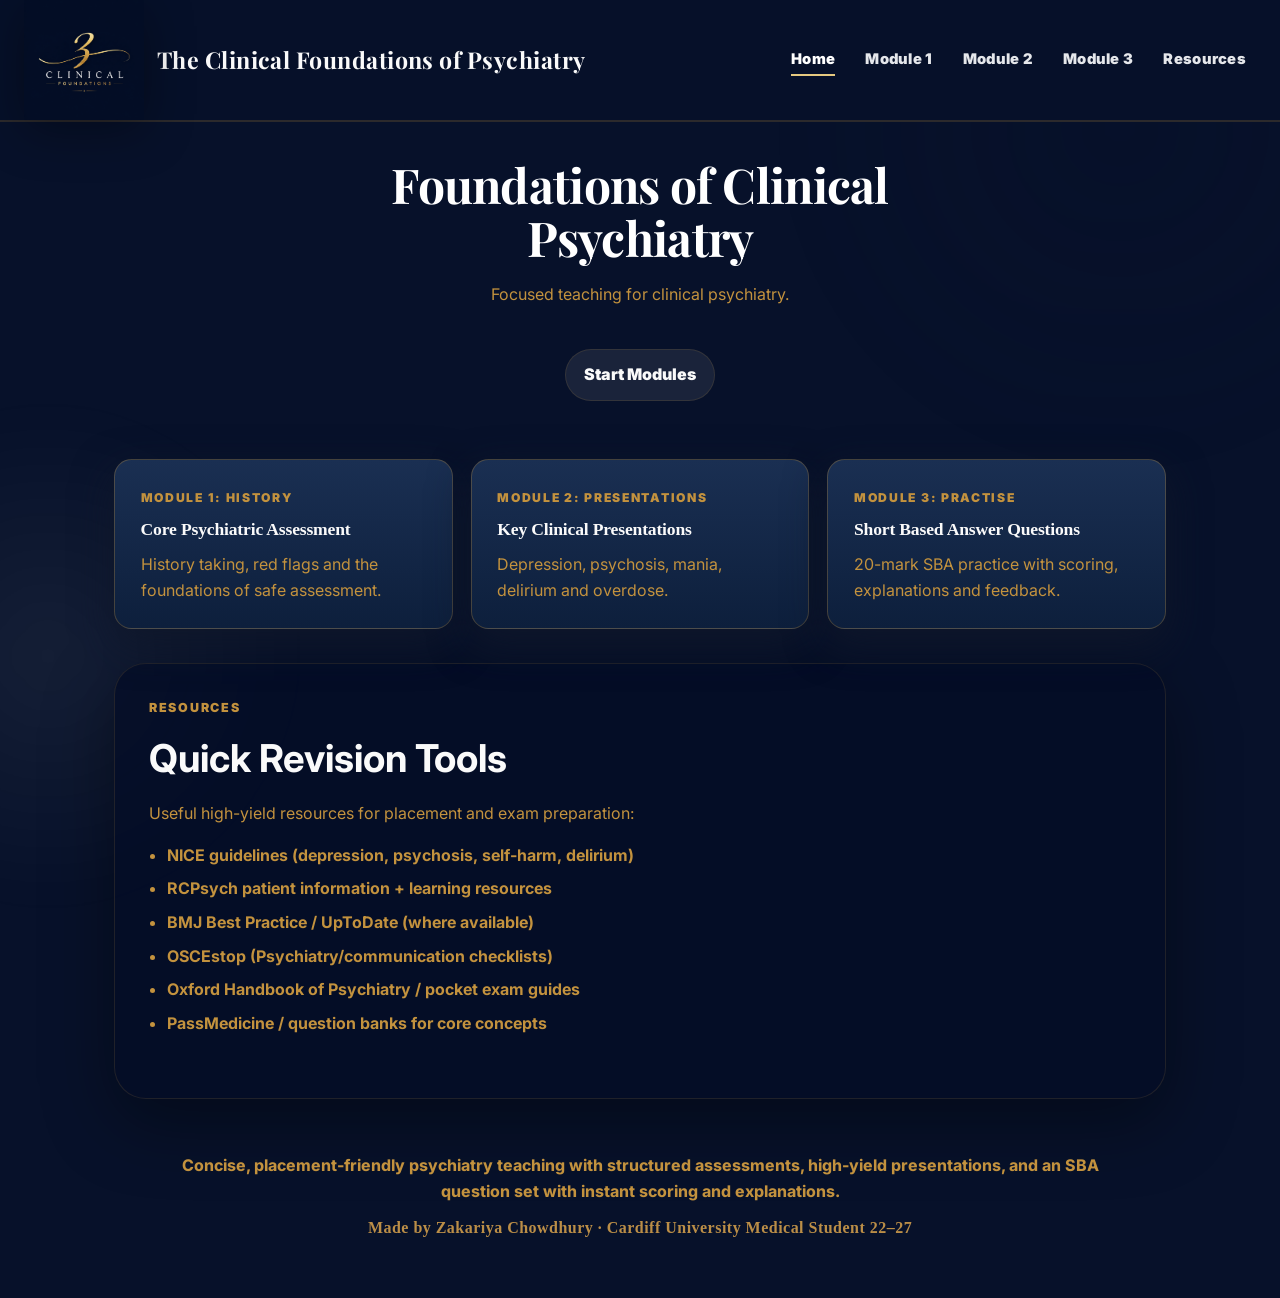
<file: index.html>
<!DOCTYPE html>
<html lang="en">
<head>
  <meta charset="UTF-8" />
  <meta name="viewport" content="width=device-width, initial-scale=1.0" />
  <title>Foundations of Clinical Psychiatry</title>
  <link rel="preconnect" href="https://fonts.googleapis.com" />
  <link rel="preconnect" href="https://fonts.gstatic.com" crossorigin />
  <link href="https://fonts.googleapis.com/css2?family=Inter:wght@300;400;600;700&family=Playfair+Display:wght@600;700&display=swap" rel="stylesheet" />
  <link rel="stylesheet" href="style.css" />
</head>

<body class="home-page">
  <div class="app-layout">
    <div id="top"></div>
    <header class="topbar">
      <div class="topbar-inner">
        <a class="logo" href="index.html" aria-label="Go to home page">
          <img src="Images/logo.png" alt="Clinical Foundations Logo" />
          <span class="logo-text">The Clinical Foundations of Psychiatry</span>
        </a>

        <nav class="top-nav" aria-label="Primary navigation">
          <a class="nav-link" href="#top">Home</a>

          <div class="nav-dropdown">
            <button class="nav-link nav-trigger" type="button">Module 1</button>
            <div class="nav-menu" role="menu">
              <a role="menuitem" href="#module1">Overview</a>
              <a role="menuitem" href="lesson1.html">Lesson 1: History</a>
              <a role="menuitem" href="lesson2.html">Lesson 2: MSE</a>
              <a role="menuitem" href="lesson3.html">Lesson 3: Risk</a>
              <a role="menuitem" href="lesson4.html">Lesson 4: Capacity &amp; Safeguarding</a>
            </div>
          </div>

          <div class="nav-dropdown">
            <button class="nav-link nav-trigger" type="button">Module 2</button>
            <div class="nav-menu" role="menu">
              <a role="menuitem" href="#module2">Overview</a>
              <a role="menuitem" href="guide-depression.html">Depression</a>
              <a role="menuitem" href="guide-psychosis.html">Psychosis</a>
              <a role="menuitem" href="guide-mania.html">Mania</a>
              <a role="menuitem" href="guide-delirium.html">Delirium</a>
              <a role="menuitem" href="guide-overdose.html">Overdose</a>
            </div>
          </div>

          <div class="nav-dropdown">
            <button class="nav-link nav-trigger" type="button">Module 3</button>
            <div class="nav-menu" role="menu">
              <a role="menuitem" href="#module3">SBA Questions</a>
            </div>
          </div>

          <a class="nav-link" href="#resources">Resources</a>
        </nav>
      </div>
    </header>

    <main class="course-main">

      <section id="dashboard" class="course-hero">
        <div class="hero-copy">
          <h1>Foundations of Clinical<br />Psychiatry</h1>
          <p class="hero-blurb">Focused teaching for clinical psychiatry.</p>
          <div class="hero-actions">
            <a class="btn primary" href="#module1">Start Modules</a>
          </div>
        </div>
      </section>

      <section id="modules" class="overview-grid">
        <a class="overview-card" href="#module1" aria-label="Go to Module 1: Core Psychiatric Assessment">
          <span>Module 1: History</span>
          <h3>Core Psychiatric Assessment</h3>
          <p>History taking, red flags and the foundations of safe assessment.</p>

          <span class="corner-flap" aria-hidden="true"></span>
        </a>

        <a class="overview-card" href="#module2" aria-label="Go to Module 2: Key Clinical Presentations">
          <span>Module 2: Presentations</span>
          <h3>Key Clinical Presentations</h3>
          <p>Depression, psychosis, mania, delirium and overdose.</p>

          <span class="corner-flap" aria-hidden="true"></span>
        </a>

        <a class="overview-card" href="#module3" aria-label="Go to Module 3: Short Based Answer Questions">
          <span>Module 3: Practise</span>
          <h3>Short Based Answer Questions</h3>
          <p>20-mark SBA practice with scoring, explanations and feedback.</p>

          <span class="corner-flap" aria-hidden="true"></span>
        </a>
      </section>

      <section id="module1" class="module-section">
        <div class="module-header">
          <p class="eyebrow">Module 1</p>
          <h2>Core Psychiatric Assessment</h2>
          <p>
            Learn the foundations of psychiatric assessment through practical, student-friendly
            lessons focused on real clinical encounters.
          </p>
        </div>

        <div class="lesson-grid">
          <article id="lesson1" class="lesson-card completed">
            <span class="module-badge">Lesson 1</span>
            <h3>Psychiatric History Taking</h3>
            <p>
              Lesson 1: Learn how to take a psychiatric history and navigate sensitive topics
              with a clear, structured approach.
            </p>
            <a class="lesson-action" href="lesson1.html">Open lesson</a>
          </article>

          <article id="lesson2" class="lesson-card completed">
            <span class="module-badge">Lesson 2</span>
            <h3>Mental State Examination</h3>
            <p>
              Lesson 2: Learn a structured mental state examination covering appearance,
              behaviour, speech, mood, thoughts, perception, cognition and insight.
            </p>
            <a class="lesson-action" href="lesson2.html">Open lesson</a>
          </article>

          <article id="lesson3" class="lesson-card current">
            <span class="module-badge">Lesson 3</span>
            <h3>Risk Assessment</h3>
            <p>
              Lesson 3: Build a clear, sensitive risk assessment covering self-harm, suicide risk,
              risk to others, vulnerability and protective factors.
            </p>
            <a class="lesson-action" href="lesson3.html">Open lesson</a>
          </article>

          <article id="lesson4" class="lesson-card">
            <span class="module-badge">Lesson 4</span>
            <h3>Capacity &amp; Safeguarding</h3>
            <p>
              Lesson 4: Learn how to assess capacity (understand, retain, weigh, communicate) and
              recognise safeguarding concerns early. Know when to escalate, document clearly, and
              involve the appropriate senior and safeguarding teams.
            </p>
            <a class="lesson-action" href="lesson4.html">Open lesson</a>
          </article>
        </div>
      </section>

      <section id="module2" class="module-section">
        <div class="module-header">
          <p class="eyebrow">Module 2</p>
          <h2>Key Presentations</h2>
          <p>
            Concise clinical guides for common psychiatric presentations encountered during
            placement, OSCEs and early clinical practice.
          </p>
        </div>

        <div class="lesson-grid">
          <article id="guide-depression" class="lesson-card">
            <span class="module-badge">Presentation 1</span>
            <h3>Depression</h3>
            <p>
              Screen for low mood, reduced energy and anhedonia. Explore biological symptoms,
              risk, function and initial management including CBT and SSRIs.
            </p>
            <a class="lesson-action" href="guide-depression.html">Open guide</a>
          </article>

          <article id="guide-psychosis" class="lesson-card">
            <span class="module-badge">Presentation 2</span>
            <h3>Psychosis</h3>
            <p>
              Assess auditory and visual hallucinations, delusions, paranoia, thought disorder,
              insight, risk and organic differentials.
            </p>
            <a class="lesson-action" href="guide-psychosis.html">Open guide</a>
          </article>

          <article id="guide-mania" class="lesson-card">
            <span class="module-badge">Presentation 3</span>
            <h3>Mania</h3>
            <p>
              Recognise elevated mood, reduced sleep, pressured speech, impulsivity,
              grandiosity and behavioural disturbance.
            </p>
            <a class="lesson-action" href="guide-mania.html">Open guide</a>
          </article>

          <article id="guide-delirium" class="lesson-card">
            <span class="module-badge">Presentation 4</span>
            <h3>Delirium</h3>
            <p>
              Identify acute confusion, fluctuating cognition, impaired attention and urgent
              underlying medical causes.
            </p>
            <a class="lesson-action" href="guide-delirium.html">Open guide</a>
          </article>

          <article id="guide-overdose" class="lesson-card">
            <span class="module-badge">Presentation 5</span>
            <h3>Overdose</h3>
            <p>
              Rapid assessment, toxidromes, red flags, safeguarding and when to escalate.
            </p>
            <a class="lesson-action" href="guide-overdose.html">Open guide</a>
          </article>
        </div>
      </section>

      <section id="module3" class="module-section">
        <div class="module-header">
          <p class="eyebrow">Module 3</p>
          <h2>Short Based Answer Questions</h2>
          <p>
            Answer 20 questions and submit to receive a score, with per-question explanations.
          </p>
        </div>

        <div class="lesson-grid">
          <article class="lesson-card current">
            <span class="module-badge">20 marks</span>
            <h3>Short Based Answer Questions</h3>
            <p>
              Answer 20 single best answer questions (SBAs). Submit to receive a score out of 20.
            </p>

            <div class="mini-quiz ssba-quiz">
              <form id="ssba-form">
                <fieldset data-answer="c">
                  <legend><strong>1.</strong> A 22-year-old woman presents with sudden lower limb weakness following an emotionally distressing argument. Neurological examination reveals inconsistent findings, including normal reflexes and fluctuating weakness that improves with distraction. MRI spine is normal. What is the most likely diagnosis?</legend>
                  <label><input type="radio" name="q1" value="a" />Cauda equina syndrome</label>
                  <label><input type="radio" name="q1" value="b" />Multiple sclerosis</label>
                  <label><input type="radio" name="q1" value="c" />Functional neurological disorder</label>
                  <label><input type="radio" name="q1" value="d" />Guillain–Barré syndrome</label>
                  <label><input type="radio" name="q1" value="e" />Spinal cord compression</label>
                </fieldset>

                <fieldset data-answer="c">
                  <legend><strong>2.</strong> A 35-year-old man with a history of psychosis is admitted under the Mental Health Act. He is agitated, pacing, and becoming increasingly aggressive towards staff. What is the MOST appropriate initial pharmacological management?</legend>
                  <label><input type="radio" name="q2" value="a" />Start depot antipsychotic</label>
                  <label><input type="radio" name="q2" value="b" />Oral risperidone</label>
                  <label><input type="radio" name="q2" value="c" />IM lorazepam</label>
                  <label><input type="radio" name="q2" value="d" />Increase maintenance antipsychotic dose</label>
                  <label><input type="radio" name="q2" value="e" />Start lithium</label>
                </fieldset>

                <fieldset data-answer="a">
                  <legend><strong>3.</strong> A 31-year-old nulliparous woman presents for the first time in her pregnancy at 29 weeks. Her current medications include fluoxetine and lactulose. She wants to know what risk her medications might have to her baby. What is a potential risk of fluoxetine when used in the third trimester of pregnancy?</legend>
                  <label><input type="radio" name="q3" value="a" />Persistent pulmonary hypertension</label>
                  <label><input type="radio" name="q3" value="b" />Congenital heart defects</label>
                  <label><input type="radio" name="q3" value="c" />Intrauterine growth restriction</label>
                  <label><input type="radio" name="q3" value="d" />Spina bifida</label>
                  <label><input type="radio" name="q3" value="e" />Patent ductus arteriosus</label>
                </fieldset>

                <fieldset data-answer="d">
                  <legend><strong>4.</strong> An 83-year-old woman with Alzheimer’s dementia becomes increasingly agitated in the evenings. She occasionally shouts at staff and tries to leave her care home. She has no hallucinations. Physical exam and bloods are unremarkable. What is the most appropriate management?</legend>
                  <label><input type="radio" name="q4" value="a" />Haloperidol</label>
                  <label><input type="radio" name="q4" value="b" />Lorazepam</label>
                  <label><input type="radio" name="q4" value="c" />Rivastigmine</label>
                  <label><input type="radio" name="q4" value="d" />Sleep–wake routine optimisation</label>
                  <label><input type="radio" name="q4" value="e" />Sodium valproate</label>
                </fieldset>

                <fieldset data-answer="b">
                  <legend><strong>5.</strong> A 32-year-old woman is brought to her GP by a family member due to concerns about unusual beliefs. She is firmly convinced that a well-known television presenter is secretly in love with her and is attempting to communicate through subtle signs in interviews and social media posts, despite never having met them. She is otherwise calm and well kempt. There is no evidence of hallucinations, thought disorder, cognitive impairment, or mood disturbance. Mental state examination is otherwise unremarkable. What is the most appropriate name for this condition?</legend>
                  <label><input type="radio" name="q5" value="a" />Capgras syndrome</label>
                  <label><input type="radio" name="q5" value="b" />De Clerambault’s syndrome</label>
                  <label><input type="radio" name="q5" value="c" />De Fregoli syndrome</label>
                  <label><input type="radio" name="q5" value="d" />Ekbom syndrome</label>
                  <label><input type="radio" name="q5" value="e" />Othello syndrome</label>
                </fieldset>

                <fieldset data-answer="a">
                  <legend><strong>6.</strong> A 27-year-old man is reviewed on a psychiatric ward due to concerns regarding his thought processes. During the interview, he answers questions in an overly detailed and indirect manner. When asked how he has been feeling recently, he begins discussing a delayed train journey, then talks about a conversation he had with a colleague, before eventually returning to the original topic several minutes later. His speech is slow but coherent, and he eventually answers most questions after providing excessive unnecessary detail. What is the best description of this speech pattern?</legend>
                  <label><input type="radio" name="q6" value="a" />Circumstantiality</label>
                  <label><input type="radio" name="q6" value="b" />Clang associations</label>
                  <label><input type="radio" name="q6" value="c" />Flight of ideas</label>
                  <label><input type="radio" name="q6" value="d" />Knight’s move thinking</label>
                  <label><input type="radio" name="q6" value="e" />Tangentiality</label>
                </fieldset>

                <fieldset data-answer="b">
                  <legend><strong>7.</strong> A 31-year-old man with schizophrenia, stable on clozapine for 2 years, presents with 3 days of fever, sore throat, and lethargy. He has no cough. His clozapine level last month was normal. What is the most appropriate next step?</legend>
                  <label><input type="radio" name="q7" value="a" />Admit under psychiatry</label>
                  <label><input type="radio" name="q7" value="b" />Discontinue clozapine and check full blood count</label>
                  <label><input type="radio" name="q7" value="c" />Prescribe antibiotics and continue clozapine</label>
                  <label><input type="radio" name="q7" value="d" />Switch immediately to risperidone</label>
                  <label><input type="radio" name="q7" value="e" />Urgently measure clozapine plasma level</label>
                </fieldset>

                <fieldset data-answer="c">
                  <legend><strong>8.</strong> A 30-year-old man reports repeated intrusive thoughts that he will stab his partner in her sleep. He feels terrified by these thoughts and repeatedly checks knives are locked away. He says, “I know it’s irrational, but I can’t stop thinking it.” What is the most likely diagnosis?</legend>
                  <label><input type="radio" name="q8" value="a" />Generalised anxiety disorder</label>
                  <label><input type="radio" name="q8" value="b" />Major depressive disorder with psychotic features</label>
                  <label><input type="radio" name="q8" value="c" />Obsessive–compulsive disorder</label>
                  <label><input type="radio" name="q8" value="d" />Schizophrenia</label>
                  <label><input type="radio" name="q8" value="e" />Schizoaffective disorder</label>
                </fieldset>

                <fieldset data-answer="b">
                  <legend><strong>9.</strong> A 22-year-old woman is brought after an overdose. On arrival she is drowsy but arousable. ECG shows QRS widening. There have been a few brief generalised myoclonic jerks. Her oxygen saturation is 98% on air. What is the most appropriate immediate step?</legend>
                  <label><input type="radio" name="q9" value="a" />Give flumazenil</label>
                  <label><input type="radio" name="q9" value="b" />Give IV sodium bicarbonate</label>
                  <label><input type="radio" name="q9" value="c" />Gastric lavage</label>
                  <label><input type="radio" name="q9" value="d" />Start activated charcoal only if within 1 hour</label>
                  <label><input type="radio" name="q9" value="e" />Supportive care and observe on the ward</label>
                </fieldset>

                <fieldset data-answer="a">
                  <legend><strong>10.</strong> A 43-year-old woman with panic disorder on phenelzine presents with a sudden severe headache, palpitations, and sweating after a restaurant meal. BP is 198/112 mmHg. ECG and bloods are pending. What is the most likely diagnosis?</legend>
                  <label><input type="radio" name="q10" value="a" />Hypertensive crisis</label>
                  <label><input type="radio" name="q10" value="b" />Panic attack</label>
                  <label><input type="radio" name="q10" value="c" />Pheochromocytoma</label>
                  <label><input type="radio" name="q10" value="d" />Serotonin syndrome</label>
                  <label><input type="radio" name="q10" value="e" />Thyrotoxicosis</label>
                </fieldset>

                <fieldset data-answer="d">
                  <legend><strong>11.</strong> A 48-year-old man is admitted to the burns unit following injuries sustained in a house fire. Three days into his admission, nursing staff notice he has become increasingly restless and confused. Overnight, he becomes severely agitated and repeatedly attempts to remove his cannula, claiming there are insects crawling across the walls and inside his bedsheets. Security staff are required to help calm and restrain him. His partner later mentions that he drinks large amounts of alcohol daily. What is the most likely diagnosis?</legend>
                  <label><input type="radio" name="q11" value="a" />Acute psychotic episode</label>
                  <label><input type="radio" name="q11" value="b" />Wernicke’s encephalopathy</label>
                  <label><input type="radio" name="q11" value="c" />Korsakoff syndrome</label>
                  <label><input type="radio" name="q11" value="d" />Delirium tremens</label>
                  <label><input type="radio" name="q11" value="e" />Viral encephalitis</label>
                </fieldset>

                <fieldset data-answer="d">
                  <legend><strong>12.</strong> A 30-year-old man is brought to the Emergency Department by police after being found wandering outside a train station appearing frightened and confused. He believes strangers are monitoring him through hidden cameras and says the television has been sending him coded messages specifically about his life. During assessment he appears guarded and internally preoccupied. He occasionally pauses mid-sentence for several seconds before continuing with an unrelated topic. He reports hearing two voices discussing his actions in the third person. Symptoms began gradually over the past 8 months. He has become socially withdrawn, lost his job, and stopped contacting friends. There is no clear history of elevated mood or major depressive episodes. What is the most likely diagnosis?</legend>
                  <label><input type="radio" name="q12" value="a" />Delusional disorder</label>
                  <label><input type="radio" name="q12" value="b" />Bipolar affective disorder with psychotic features</label>
                  <label><input type="radio" name="q12" value="c" />Schizoaffective disorder</label>
                  <label><input type="radio" name="q12" value="d" />Schizophrenia</label>
                  <label><input type="radio" name="q12" value="e" />Substance-induced psychosis</label>
                </fieldset>

                <fieldset data-answer="b">
                  <legend><strong>13.</strong> A 38-year-old man with schizophrenia is brought to hospital because he has barely moved or spoken for two days. On examination he maintains unusual postures for prolonged periods and resists passive limb movement. He occasionally repeats the examiner’s words. What is the most likely diagnosis?</legend>
                  <label><input type="radio" name="q13" value="a" />Neuroleptic malignant syndrome</label>
                  <label><input type="radio" name="q13" value="b" />Catatonia</label>
                  <label><input type="radio" name="q13" value="c" />Severe depressive episode</label>
                  <label><input type="radio" name="q13" value="d" />Dissociative disorder</label>
                  <label><input type="radio" name="q13" value="e" />Delirium</label>
                </fieldset>

                <fieldset data-answer="a">
                  <legend><strong>14.</strong> A 44-year-old man with bipolar disorder attends his GP with his partner. Over the last several days, he has become increasingly unsteady and drowsy. His partner reports that his speech has become slurred and that he has developed a noticeable tremor. She also mentions that one of his long-term psychiatric medications was recently increased following a review. On examination, he appears confused with coarse tremor and impaired coordination. What is the most appropriate next step in management?</legend>
                  <label><input type="radio" name="q14" value="a" />Arrange urgent hospital assessment</label>
                  <label><input type="radio" name="q14" value="b" />Reassure and review in two weeks</label>
                  <label><input type="radio" name="q14" value="c" />Start dantrolene treatment</label>
                  <label><input type="radio" name="q14" value="d" />Detain under the Mental Health Act</label>
                  <label><input type="radio" name="q14" value="e" />Prescribe lorazepam</label>
                </fieldset>

                <fieldset data-answer="b">
                  <legend><strong>15.</strong> A 28-year-old man is started on haloperidol for acute psychosis. Two days later, he develops neck stiffness and his eyes are deviated upwards. What is the MOST likely diagnosis?</legend>
                  <label><input type="radio" name="q15" value="a" />Akathisia</label>
                  <label><input type="radio" name="q15" value="b" />Acute dystonia</label>
                  <label><input type="radio" name="q15" value="c" />Tardive dyskinesia</label>
                  <label><input type="radio" name="q15" value="d" />Neuroleptic malignant syndrome</label>
                  <label><input type="radio" name="q15" value="e" />Parkinsonism</label>
                </fieldset>

                <fieldset data-answer="c">
                  <legend><strong>16.</strong> A 23-year-old university student attends her GP after encouragement from friends who have noticed longstanding fluctuations in her mood. Over the past 3 years, she has experienced repeated periods where she feels unusually energetic, productive, and sociable, often sleeping less than usual and taking on multiple new projects. These episodes are followed by weeks of feeling low in mood, unmotivated, and emotionally withdrawn. However, she has never experienced psychosis, required hospital admission, or had symptoms severe enough to meet the full diagnostic criteria for either mania or major depressive disorder. She continues to function academically, although her friends describe her as emotionally “up and down.” What is the most likely diagnosis?</legend>
                  <label><input type="radio" name="q16" value="a" />Bipolar affective disorder type I</label>
                  <label><input type="radio" name="q16" value="b" />Borderline personality disorder</label>
                  <label><input type="radio" name="q16" value="c" />Cyclothymia</label>
                  <label><input type="radio" name="q16" value="d" />Recurrent depressive disorder</label>
                  <label><input type="radio" name="q16" value="e" />Hypomania</label>
                </fieldset>

                <fieldset data-answer="c">
                  <legend><strong>17.</strong> A 56-year-old man with chronic alcohol dependence presents with unsteady gait and horizontal nystagmus. He is mildly confused. BP and pulse are normal. No hallucinations or tremor. What is the most appropriate management?</legend>
                  <label><input type="radio" name="q17" value="a" />Chlordiazepoxide</label>
                  <label><input type="radio" name="q17" value="b" />Haloperidol</label>
                  <label><input type="radio" name="q17" value="c" />IV thiamine</label>
                  <label><input type="radio" name="q17" value="d" />Oral thiamine</label>
                  <label><input type="radio" name="q17" value="e" />Reassurance and discharge</label>
                </fieldset>

                <fieldset data-answer="d">
                  <legend><strong>18.</strong> A 36-year-old man is brought to the Emergency Department with agitation, confusion, sweating, and fever several hours after taking an increased dose of his antidepressant medication alongside tramadol for back pain. On examination, he is tachycardic and hypertensive. He has marked hyperreflexia and inducible clonus in both lower limbs. Bowel sounds are hyperactive. What is the most likely diagnosis?</legend>
                  <label><input type="radio" name="q18" value="a" />Acute psychotic episode</label>
                  <label><input type="radio" name="q18" value="b" />Delirium tremens</label>
                  <label><input type="radio" name="q18" value="c" />Neuroleptic malignant syndrome</label>
                  <label><input type="radio" name="q18" value="d" />Serotonin syndrome</label>
                  <label><input type="radio" name="q18" value="e" />Malignant hyperthermia</label>
                </fieldset>

                <fieldset data-answer="b">
                  <legend><strong>19.</strong> A 29-year-old woman presents to her GP with a long history of anxiety. She describes feeling constantly “on edge” and worries excessively about multiple areas of life including work, finances, health, and relationships. She struggles to control the worrying and reports poor sleep, muscle tension, and feeling restless most days for the past year. She still attends work and social events, although she finds them stressful. What is the most likely diagnosis?</legend>
                  <label><input type="radio" name="q19" value="a" />Agoraphobia</label>
                  <label><input type="radio" name="q19" value="b" />Generalised anxiety disorder</label>
                  <label><input type="radio" name="q19" value="c" />Panic disorder</label>
                  <label><input type="radio" name="q19" value="d" />Social anxiety disorder</label>
                  <label><input type="radio" name="q19" value="e" />Obsessive compulsive disorder</label>
                </fieldset>

                <fieldset data-answer="b">
                  <legend><strong>20.</strong> A 41-year-old woman is brought to the Emergency Department by her husband due to sudden behavioural change over the past 12 hours. She is agitated, emotionally labile, and repeatedly insists that nurses are trying to poison her. During the assessment she becomes distracted, struggles to maintain attention, and incorrectly states the year and location. Her husband reports she was completely well yesterday but has recently had a productive cough and fever. What is the most likely diagnosis?</legend>
                  <label><input type="radio" name="q20" value="a" />Acute psychotic episode</label>
                  <label><input type="radio" name="q20" value="b" />Delirium</label>
                  <label><input type="radio" name="q20" value="c" />Mania</label>
                  <label><input type="radio" name="q20" value="d" />Severe depressive episode with psychotic symptoms</label>
                  <label><input type="radio" name="q20" value="e" />Schizophrenia</label>
                </fieldset>

                <button type="submit" class="ssba-submit">Submit and score (20 marks)</button>
                <p id="quiz-feedback"></p>
              </form>
            </div>
          </article>
        </div>
      </section>

      <section id="resources" class="module-section">
        <div class="module-header">
          <p class="eyebrow">Resources</p>
          <h2>Quick Revision Tools</h2>
          <p>
            Useful high-yield resources for placement and exam preparation:
          </p>
          <ul class="resource-list">
            <li>NICE guidelines (depression, psychosis, self-harm, delirium)</li>
            <li>RCPsych patient information + learning resources</li>
            <li>BMJ Best Practice / UpToDate (where available)</li>
            <li>OSCEstop (Psychiatry/communication checklists)</li>
            <li>Oxford Handbook of Psychiatry / pocket exam guides</li>
            <li>PassMedicine / question banks for core concepts</li>
          </ul>
        </div>
      </section>

      <footer class="page-footer">
        <p>
          Concise, placement-friendly psychiatry teaching with structured assessments, high-yield
          presentations, and an SBA question set with instant scoring and explanations.
        </p>
        <p class="credit">Made by Zakariya Chowdhury &middot; Cardiff University Medical Student 22&ndash;27</p>
      </footer>

    </main>
  </div>

  <script src="script.js"></script>
</body>
</html>
</file>
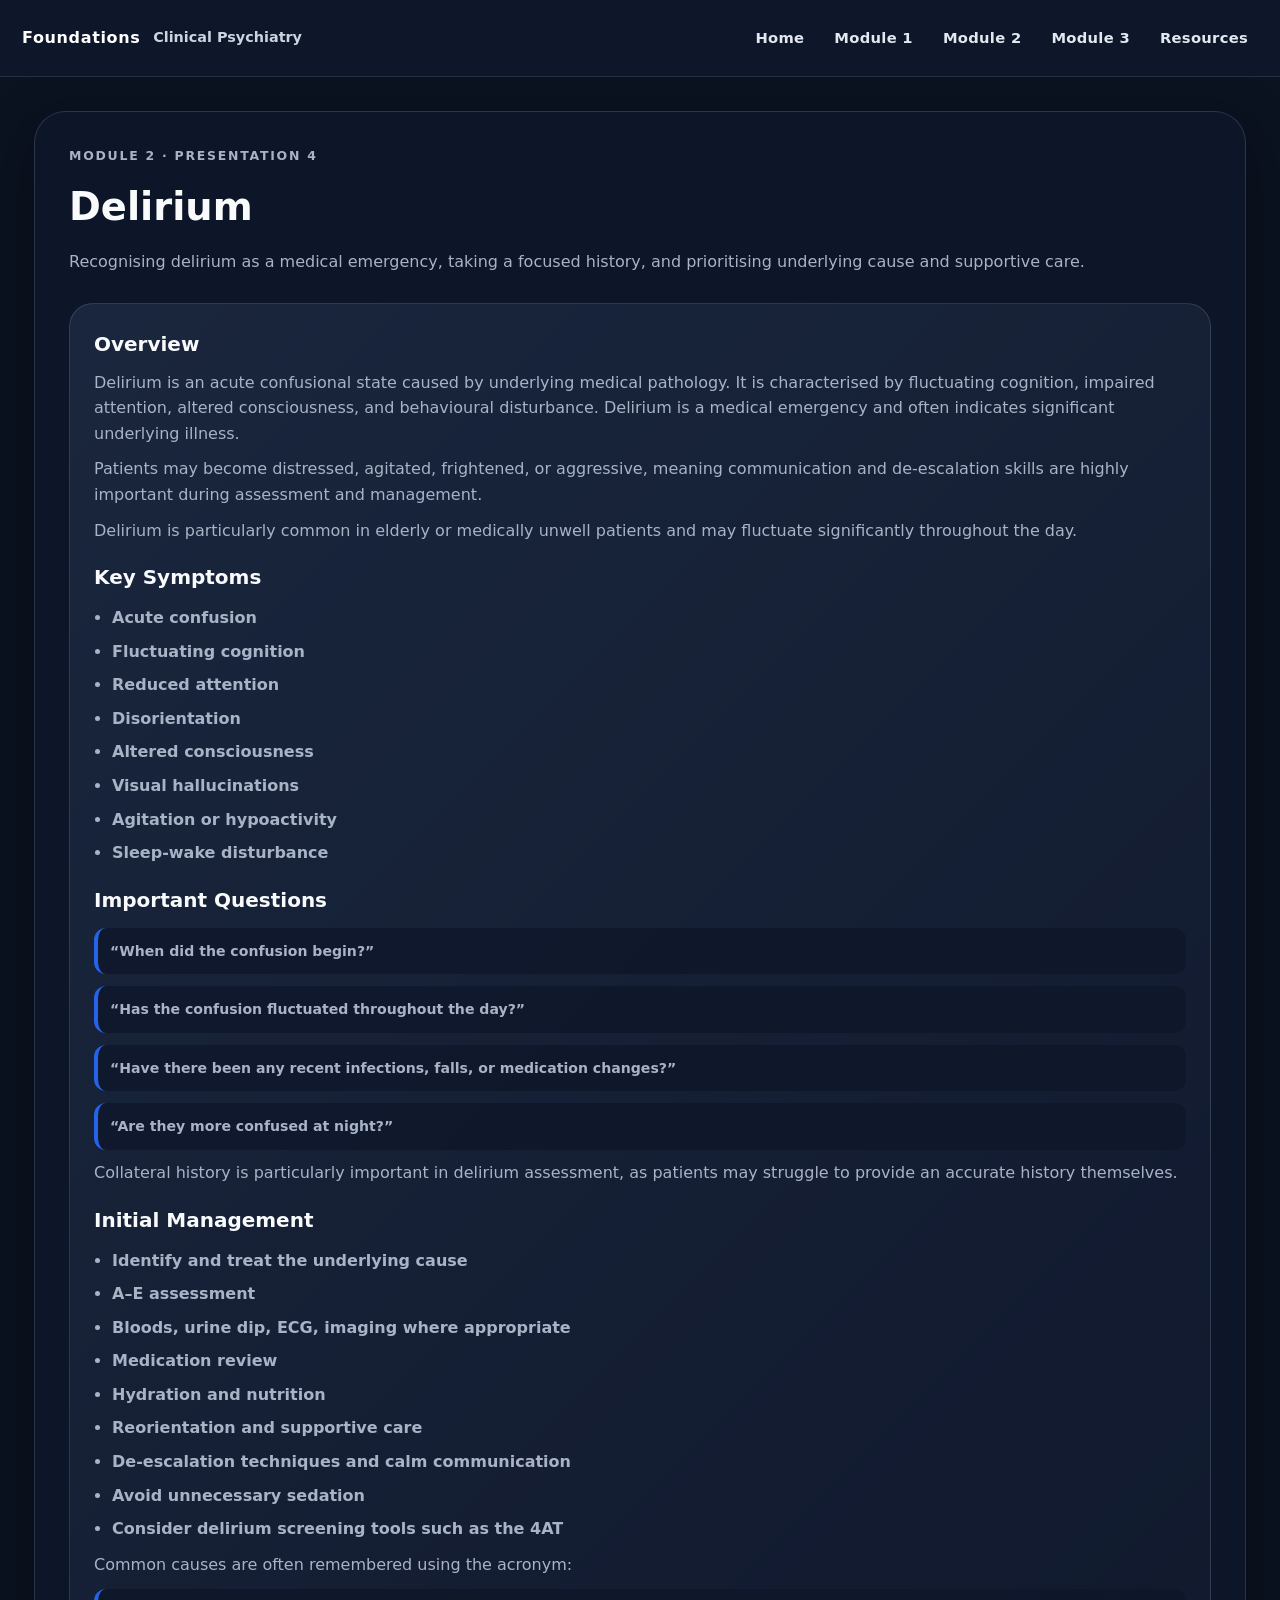
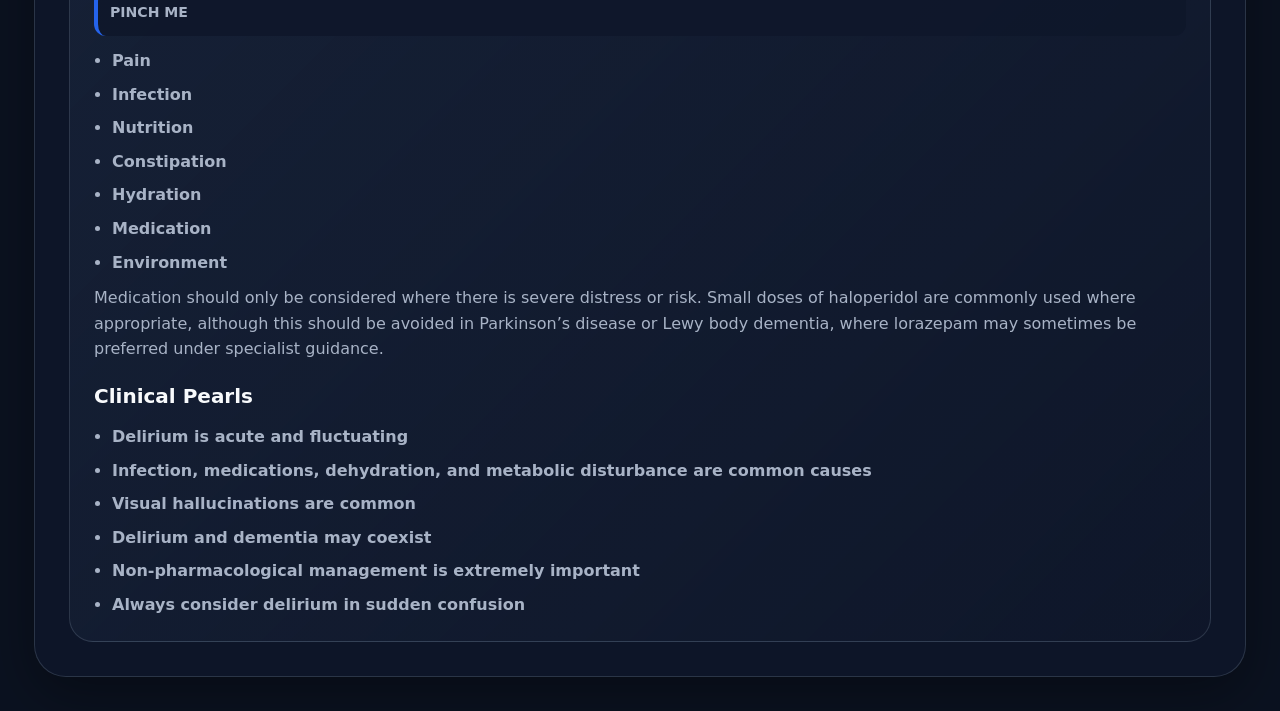
<file: guide-delirium.html>
<!DOCTYPE html>
<html lang="en">
<head>
  <meta charset="UTF-8" />
  <meta name="viewport" content="width=device-width, initial-scale=1.0" />
  <title>Guide: Delirium</title>
  <link rel="stylesheet" href="style.css" />
</head>

<body>
  <div class="app-layout">
    <div id="top"></div>
    <header class="topbar">
      <div class="topbar-inner">
        <a class="topbar-brand" href="index.html#top" aria-label="Go to home">
          <span class="topbar-brand-title">Foundations</span>
          <span class="topbar-brand-subtitle">Clinical Psychiatry</span>
        </a>

        <nav class="top-nav" aria-label="Primary navigation">
          <a class="nav-link" href="index.html#top">Home</a>

          <div class="nav-dropdown">
            <button class="nav-link nav-trigger" type="button">Module 1</button>
            <div class="nav-menu" role="menu">
              <a role="menuitem" href="index.html#module1">Overview</a>
              <a role="menuitem" href="lesson1.html">Lesson 1: History</a>
              <a role="menuitem" href="lesson2.html">Lesson 2: MSE</a>
              <a role="menuitem" href="lesson3.html">Lesson 3: Risk</a>
              <a role="menuitem" href="lesson4.html">Lesson 4: Capacity &amp; Safeguarding</a>
            </div>
          </div>

          <div class="nav-dropdown">
            <button class="nav-link nav-trigger" type="button">Module 2</button>
            <div class="nav-menu" role="menu">
              <a role="menuitem" href="index.html#module2">Overview</a>
              <a role="menuitem" href="guide-depression.html">Depression</a>
              <a role="menuitem" href="guide-psychosis.html">Psychosis</a>
              <a role="menuitem" href="guide-mania.html">Mania</a>
              <a role="menuitem" href="guide-delirium.html">Delirium</a>
              <a role="menuitem" href="guide-overdose.html">Overdose</a>
            </div>
          </div>

          <div class="nav-dropdown align-right">
            <button class="nav-link nav-trigger" type="button">Module 3</button>
            <div class="nav-menu" role="menu">
              <a role="menuitem" href="index.html#module3">SBA Questions</a>
            </div>
          </div>

          <a class="nav-link" href="index.html#resources">Resources</a>
        </nav>
      </div>
    </header>

    <main class="course-main lesson-page">
      <section class="module-section" style="margin-top: 0;">
        <div class="module-header">
          <p class="eyebrow">Module 2 &middot; Presentation 4</p>
          <h2>Delirium</h2>
          <p>
            Recognising delirium as a medical emergency, taking a focused history, and prioritising
            underlying cause and supportive care.
          </p>
        </div>

        <div class="lesson-grid">
          <article class="lesson-card lesson-doc">
            <h3>Overview</h3>
            <p>
              Delirium is an acute confusional state caused by underlying medical pathology. It is
              characterised by fluctuating cognition, impaired attention, altered consciousness, and
              behavioural disturbance. Delirium is a medical emergency and often indicates significant
              underlying illness.
            </p>
            <p>
              Patients may become distressed, agitated, frightened, or aggressive, meaning
              communication and de-escalation skills are highly important during assessment and
              management.
            </p>
            <p>
              Delirium is particularly common in elderly or medically unwell patients and may
              fluctuate significantly throughout the day.
            </p>

            <h3>Key Symptoms</h3>
            <ul class="lesson-list">
              <li>Acute confusion</li>
              <li>Fluctuating cognition</li>
              <li>Reduced attention</li>
              <li>Disorientation</li>
              <li>Altered consciousness</li>
              <li>Visual hallucinations</li>
              <li>Agitation or hypoactivity</li>
              <li>Sleep-wake disturbance</li>
            </ul>

            <h3>Important Questions</h3>
            <div class="prompt-box">&ldquo;When did the confusion begin?&rdquo;</div>
            <div class="prompt-box">&ldquo;Has the confusion fluctuated throughout the day?&rdquo;</div>
            <div class="prompt-box">&ldquo;Have there been any recent infections, falls, or medication changes?&rdquo;</div>
            <div class="prompt-box">&ldquo;Are they more confused at night?&rdquo;</div>
            <p>
              Collateral history is particularly important in delirium assessment, as patients may
              struggle to provide an accurate history themselves.
            </p>

            <h3>Initial Management</h3>
            <ul class="lesson-list">
              <li>Identify and treat the underlying cause</li>
              <li>A&ndash;E assessment</li>
              <li>Bloods, urine dip, ECG, imaging where appropriate</li>
              <li>Medication review</li>
              <li>Hydration and nutrition</li>
              <li>Reorientation and supportive care</li>
              <li>De-escalation techniques and calm communication</li>
              <li>Avoid unnecessary sedation</li>
              <li>Consider delirium screening tools such as the 4AT</li>
            </ul>
            <p>
              Common causes are often remembered using the acronym:
            </p>
            <div class="prompt-box"><strong>PINCH ME</strong></div>
            <ul class="lesson-list">
              <li>Pain</li>
              <li>Infection</li>
              <li>Nutrition</li>
              <li>Constipation</li>
              <li>Hydration</li>
              <li>Medication</li>
              <li>Environment</li>
            </ul>
            <p>
              Medication should only be considered where there is severe distress or risk. Small doses
              of haloperidol are commonly used where appropriate, although this should be avoided in
              Parkinson&rsquo;s disease or Lewy body dementia, where lorazepam may sometimes be preferred
              under specialist guidance.
            </p>

            <h3>Clinical Pearls</h3>
            <ul class="lesson-list">
              <li>Delirium is acute and fluctuating</li>
              <li>Infection, medications, dehydration, and metabolic disturbance are common causes</li>
              <li>Visual hallucinations are common</li>
              <li>Delirium and dementia may coexist</li>
              <li>Non-pharmacological management is extremely important</li>
              <li>Always consider delirium in sudden confusion</li>
            </ul>
          </article>
        </div>
      </section>
    </main>
  </div>

  <script src="script.js"></script>
</body>
</html>
</file>
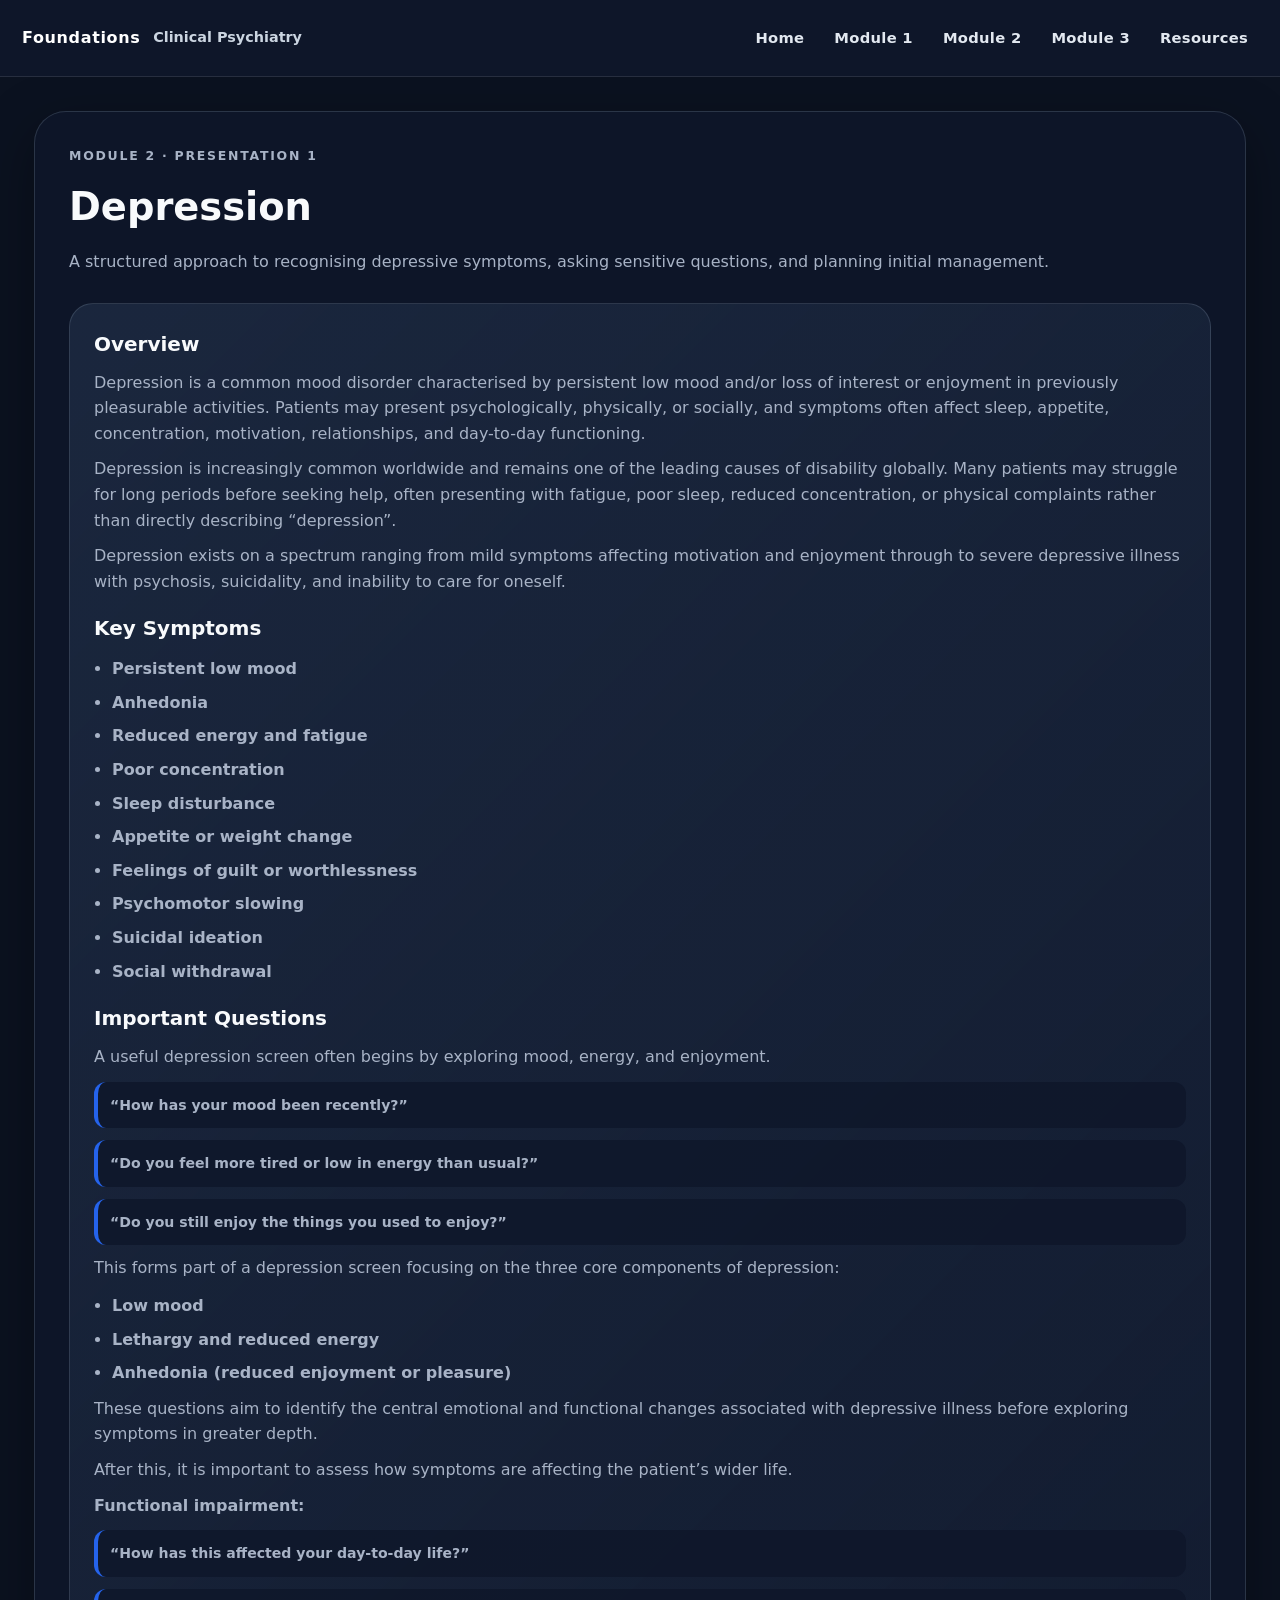
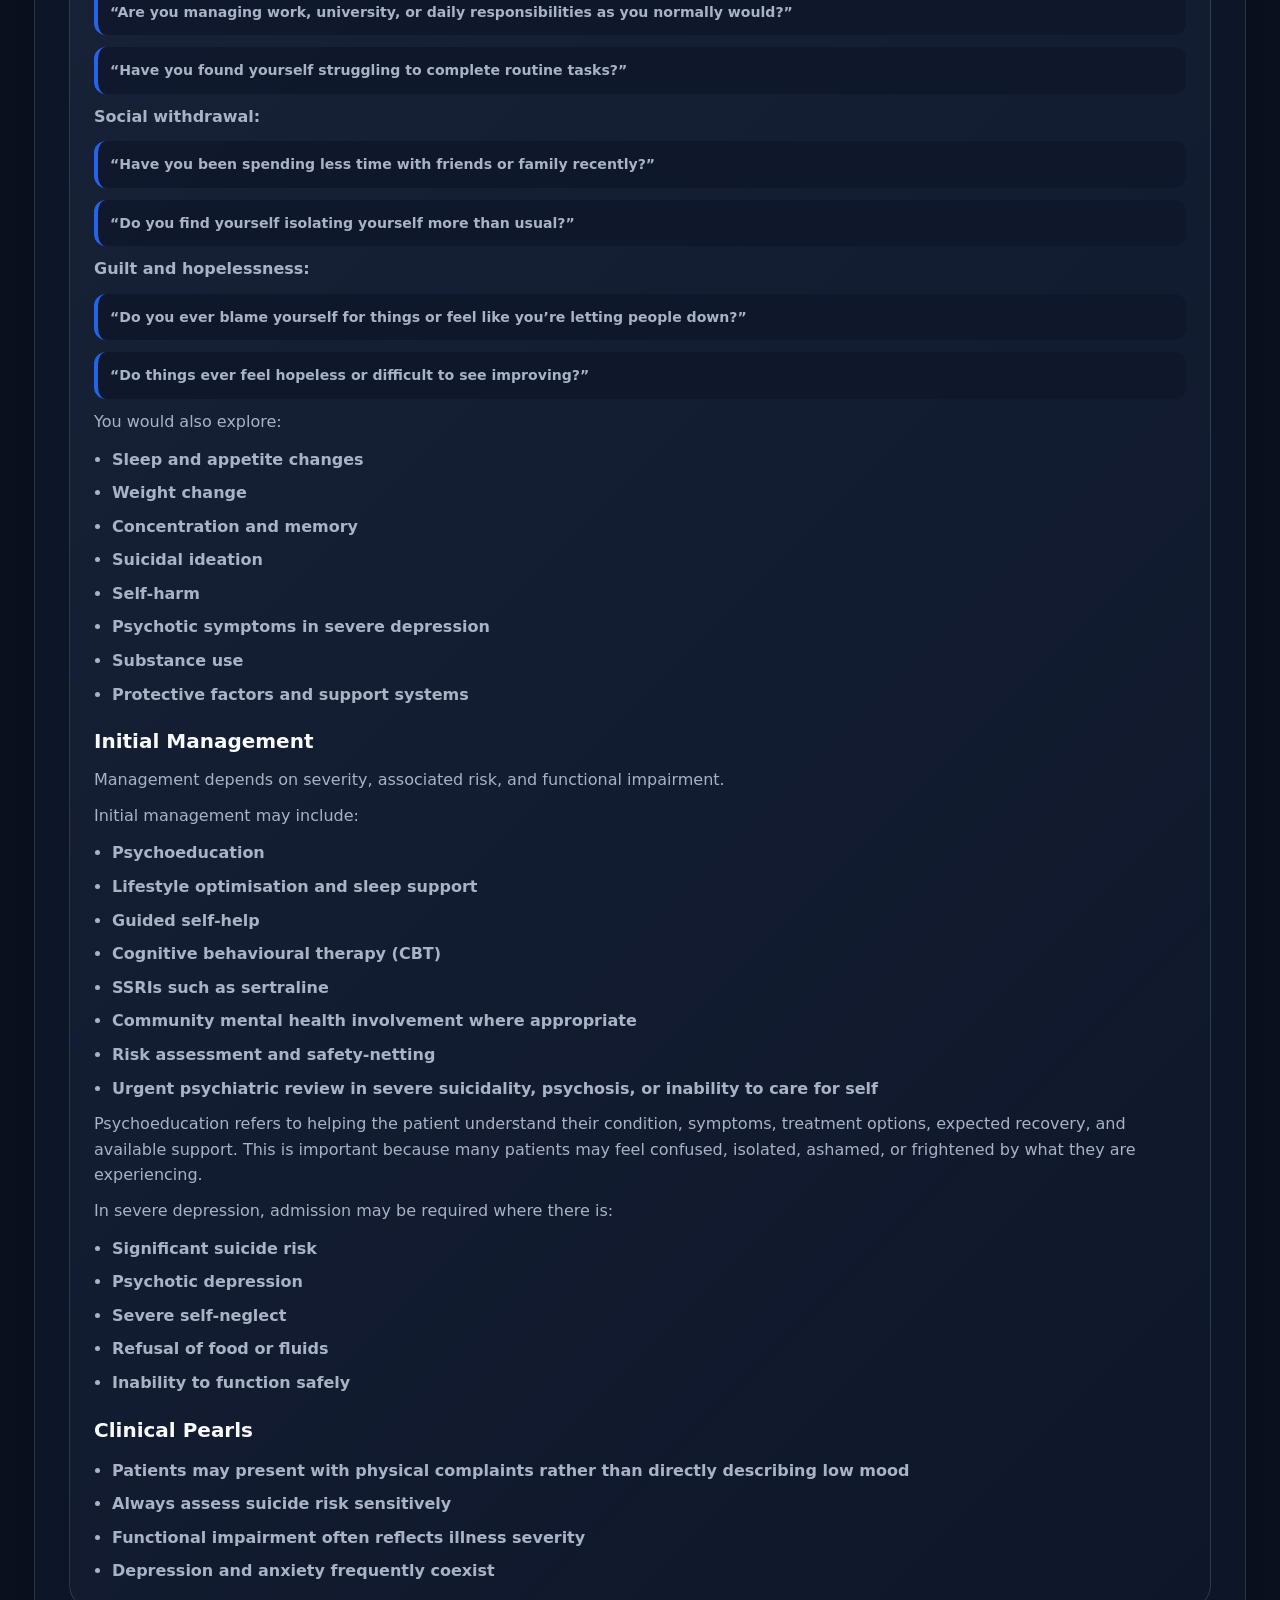
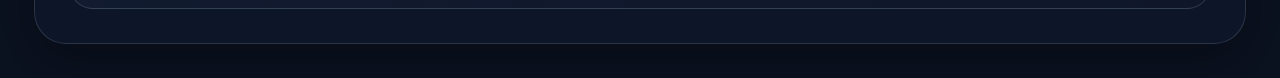
<file: guide-depression.html>
<!DOCTYPE html>
<html lang="en">
<head>
  <meta charset="UTF-8" />
  <meta name="viewport" content="width=device-width, initial-scale=1.0" />
  <title>Guide: Depression</title>
  <link rel="stylesheet" href="style.css" />
</head>

<body>
  <div class="app-layout">
    <div id="top"></div>
    <header class="topbar">
      <div class="topbar-inner">
        <a class="topbar-brand" href="index.html#top" aria-label="Go to home">
          <span class="topbar-brand-title">Foundations</span>
          <span class="topbar-brand-subtitle">Clinical Psychiatry</span>
        </a>

        <nav class="top-nav" aria-label="Primary navigation">
          <a class="nav-link" href="index.html#top">Home</a>

          <div class="nav-dropdown">
            <button class="nav-link nav-trigger" type="button">Module 1</button>
            <div class="nav-menu" role="menu">
              <a role="menuitem" href="index.html#module1">Overview</a>
              <a role="menuitem" href="lesson1.html">Lesson 1: History</a>
              <a role="menuitem" href="lesson2.html">Lesson 2: MSE</a>
              <a role="menuitem" href="lesson3.html">Lesson 3: Risk</a>
              <a role="menuitem" href="lesson4.html">Lesson 4: Capacity &amp; Safeguarding</a>
            </div>
          </div>

          <div class="nav-dropdown">
            <button class="nav-link nav-trigger" type="button">Module 2</button>
            <div class="nav-menu" role="menu">
              <a role="menuitem" href="index.html#module2">Overview</a>
              <a role="menuitem" href="guide-depression.html">Depression</a>
              <a role="menuitem" href="guide-psychosis.html">Psychosis</a>
              <a role="menuitem" href="guide-mania.html">Mania</a>
              <a role="menuitem" href="guide-delirium.html">Delirium</a>
              <a role="menuitem" href="guide-overdose.html">Overdose</a>
            </div>
          </div>

          <div class="nav-dropdown align-right">
            <button class="nav-link nav-trigger" type="button">Module 3</button>
            <div class="nav-menu" role="menu">
              <a role="menuitem" href="index.html#module3">SBA Questions</a>
            </div>
          </div>

          <a class="nav-link" href="index.html#resources">Resources</a>
        </nav>
      </div>
    </header>

    <main class="course-main lesson-page">
      <section class="module-section" style="margin-top: 0;">
        <div class="module-header">
          <p class="eyebrow">Module 2 &middot; Presentation 1</p>
          <h2>Depression</h2>
          <p>
            A structured approach to recognising depressive symptoms, asking sensitive questions,
            and planning initial management.
          </p>
        </div>

        <div class="lesson-grid">
          <article class="lesson-card lesson-doc">
            <h3>Overview</h3>
            <p>
              Depression is a common mood disorder characterised by persistent low mood and/or loss of
              interest or enjoyment in previously pleasurable activities. Patients may present
              psychologically, physically, or socially, and symptoms often affect sleep, appetite,
              concentration, motivation, relationships, and day-to-day functioning.
            </p>
            <p>
              Depression is increasingly common worldwide and remains one of the leading causes of
              disability globally. Many patients may struggle for long periods before seeking help,
              often presenting with fatigue, poor sleep, reduced concentration, or physical complaints
              rather than directly describing &ldquo;depression&rdquo;.
            </p>
            <p>
              Depression exists on a spectrum ranging from mild symptoms affecting motivation and
              enjoyment through to severe depressive illness with psychosis, suicidality, and inability
              to care for oneself.
            </p>

            <h3>Key Symptoms</h3>
            <ul class="lesson-list">
              <li>Persistent low mood</li>
              <li>Anhedonia</li>
              <li>Reduced energy and fatigue</li>
              <li>Poor concentration</li>
              <li>Sleep disturbance</li>
              <li>Appetite or weight change</li>
              <li>Feelings of guilt or worthlessness</li>
              <li>Psychomotor slowing</li>
              <li>Suicidal ideation</li>
              <li>Social withdrawal</li>
            </ul>

            <h3>Important Questions</h3>
            <p>
              A useful depression screen often begins by exploring mood, energy, and enjoyment.
            </p>
            <div class="prompt-box">&ldquo;How has your mood been recently?&rdquo;</div>
            <div class="prompt-box">&ldquo;Do you feel more tired or low in energy than usual?&rdquo;</div>
            <div class="prompt-box">&ldquo;Do you still enjoy the things you used to enjoy?&rdquo;</div>
            <p>
              This forms part of a depression screen focusing on the three core components of
              depression:
            </p>
            <ul class="lesson-list">
              <li>Low mood</li>
              <li>Lethargy and reduced energy</li>
              <li>Anhedonia (reduced enjoyment or pleasure)</li>
            </ul>
            <p>
              These questions aim to identify the central emotional and functional changes associated
              with depressive illness before exploring symptoms in greater depth.
            </p>
            <p>
              After this, it is important to assess how symptoms are affecting the patient&rsquo;s wider
              life.
            </p>
            <p><strong>Functional impairment:</strong></p>
            <div class="prompt-box">&ldquo;How has this affected your day-to-day life?&rdquo;</div>
            <div class="prompt-box">&ldquo;Are you managing work, university, or daily responsibilities as you normally would?&rdquo;</div>
            <div class="prompt-box">&ldquo;Have you found yourself struggling to complete routine tasks?&rdquo;</div>

            <p><strong>Social withdrawal:</strong></p>
            <div class="prompt-box">&ldquo;Have you been spending less time with friends or family recently?&rdquo;</div>
            <div class="prompt-box">&ldquo;Do you find yourself isolating yourself more than usual?&rdquo;</div>

            <p><strong>Guilt and hopelessness:</strong></p>
            <div class="prompt-box">&ldquo;Do you ever blame yourself for things or feel like you&rsquo;re letting people down?&rdquo;</div>
            <div class="prompt-box">&ldquo;Do things ever feel hopeless or difficult to see improving?&rdquo;</div>

            <p>
              You would also explore:
            </p>
            <ul class="lesson-list">
              <li>Sleep and appetite changes</li>
              <li>Weight change</li>
              <li>Concentration and memory</li>
              <li>Suicidal ideation</li>
              <li>Self-harm</li>
              <li>Psychotic symptoms in severe depression</li>
              <li>Substance use</li>
              <li>Protective factors and support systems</li>
            </ul>

            <h3>Initial Management</h3>
            <p>
              Management depends on severity, associated risk, and functional impairment.
            </p>
            <p>
              Initial management may include:
            </p>
            <ul class="lesson-list">
              <li>Psychoeducation</li>
              <li>Lifestyle optimisation and sleep support</li>
              <li>Guided self-help</li>
              <li>Cognitive behavioural therapy (CBT)</li>
              <li>SSRIs such as sertraline</li>
              <li>Community mental health involvement where appropriate</li>
              <li>Risk assessment and safety-netting</li>
              <li>Urgent psychiatric review in severe suicidality, psychosis, or inability to care for self</li>
            </ul>
            <p>
              Psychoeducation refers to helping the patient understand their condition, symptoms,
              treatment options, expected recovery, and available support. This is important because
              many patients may feel confused, isolated, ashamed, or frightened by what they are
              experiencing.
            </p>
            <p>
              In severe depression, admission may be required where there is:
            </p>
            <ul class="lesson-list">
              <li>Significant suicide risk</li>
              <li>Psychotic depression</li>
              <li>Severe self-neglect</li>
              <li>Refusal of food or fluids</li>
              <li>Inability to function safely</li>
            </ul>

            <h3>Clinical Pearls</h3>
            <ul class="lesson-list">
              <li>Patients may present with physical complaints rather than directly describing low mood</li>
              <li>Always assess suicide risk sensitively</li>
              <li>Functional impairment often reflects illness severity</li>
              <li>Depression and anxiety frequently coexist</li>
            </ul>
          </article>
        </div>
      </section>
    </main>
  </div>

  <script src="script.js"></script>
</body>
</html>
</file>
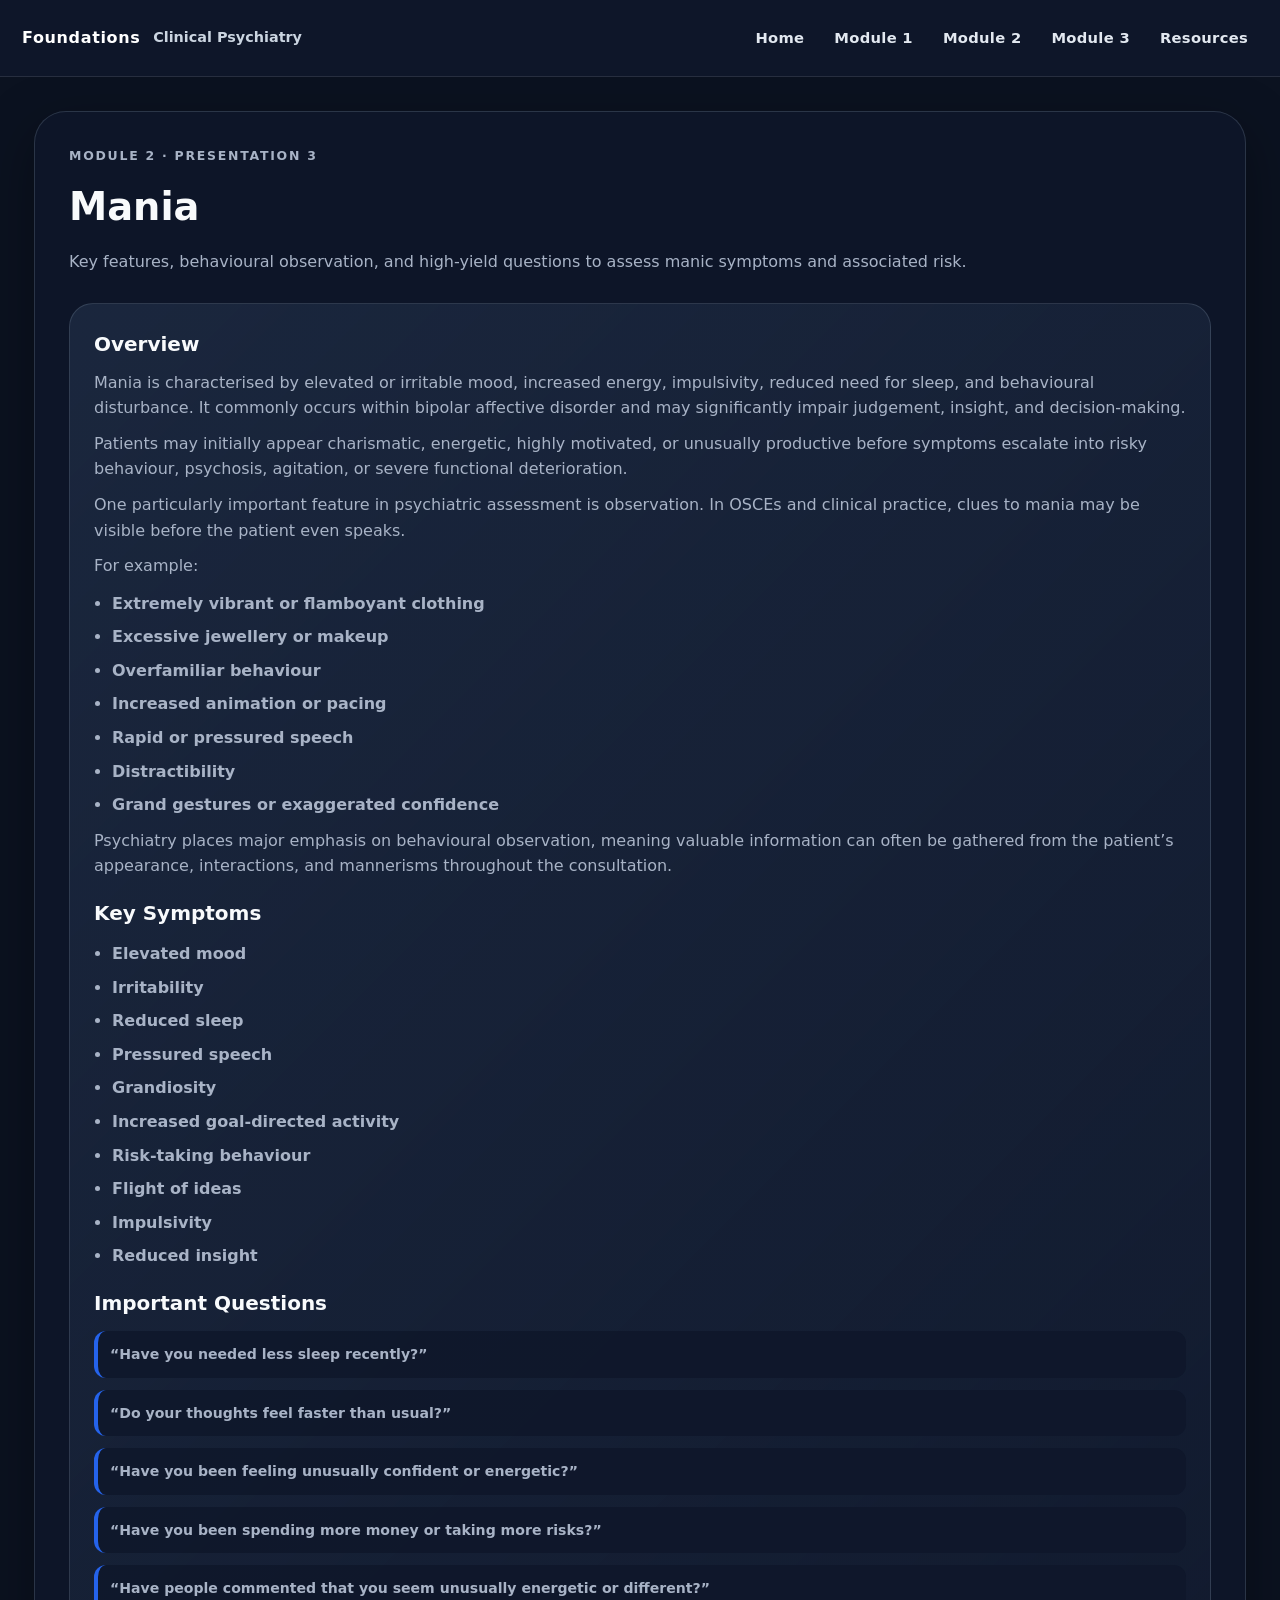
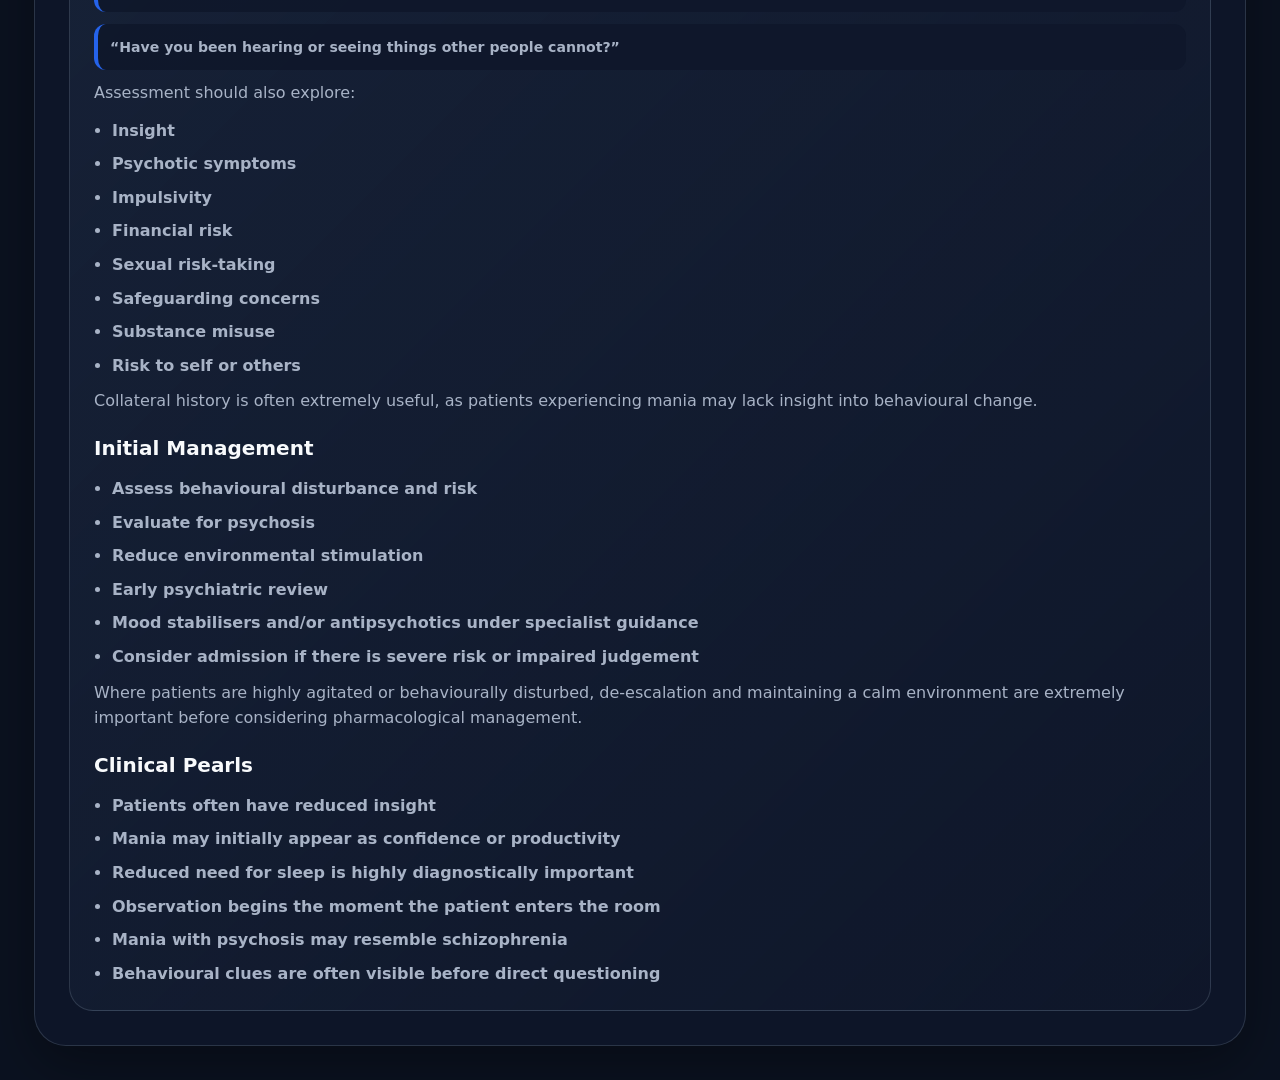
<file: guide-mania.html>
<!DOCTYPE html>
<html lang="en">
<head>
  <meta charset="UTF-8" />
  <meta name="viewport" content="width=device-width, initial-scale=1.0" />
  <title>Guide: Mania</title>
  <link rel="stylesheet" href="style.css" />
</head>

<body>
  <div class="app-layout">
    <div id="top"></div>
    <header class="topbar">
      <div class="topbar-inner">
        <a class="topbar-brand" href="index.html#top" aria-label="Go to home">
          <span class="topbar-brand-title">Foundations</span>
          <span class="topbar-brand-subtitle">Clinical Psychiatry</span>
        </a>

        <nav class="top-nav" aria-label="Primary navigation">
          <a class="nav-link" href="index.html#top">Home</a>

          <div class="nav-dropdown">
            <button class="nav-link nav-trigger" type="button">Module 1</button>
            <div class="nav-menu" role="menu">
              <a role="menuitem" href="index.html#module1">Overview</a>
              <a role="menuitem" href="lesson1.html">Lesson 1: History</a>
              <a role="menuitem" href="lesson2.html">Lesson 2: MSE</a>
              <a role="menuitem" href="lesson3.html">Lesson 3: Risk</a>
              <a role="menuitem" href="lesson4.html">Lesson 4: Capacity &amp; Safeguarding</a>
            </div>
          </div>

          <div class="nav-dropdown">
            <button class="nav-link nav-trigger" type="button">Module 2</button>
            <div class="nav-menu" role="menu">
              <a role="menuitem" href="index.html#module2">Overview</a>
              <a role="menuitem" href="guide-depression.html">Depression</a>
              <a role="menuitem" href="guide-psychosis.html">Psychosis</a>
              <a role="menuitem" href="guide-mania.html">Mania</a>
              <a role="menuitem" href="guide-delirium.html">Delirium</a>
              <a role="menuitem" href="guide-overdose.html">Overdose</a>
            </div>
          </div>

          <div class="nav-dropdown align-right">
            <button class="nav-link nav-trigger" type="button">Module 3</button>
            <div class="nav-menu" role="menu">
              <a role="menuitem" href="index.html#module3">SBA Questions</a>
            </div>
          </div>

          <a class="nav-link" href="index.html#resources">Resources</a>
        </nav>
      </div>
    </header>

    <main class="course-main lesson-page">
      <section class="module-section" style="margin-top: 0;">
        <div class="module-header">
          <p class="eyebrow">Module 2 &middot; Presentation 3</p>
          <h2>Mania</h2>
          <p>
            Key features, behavioural observation, and high-yield questions to assess manic symptoms
            and associated risk.
          </p>
        </div>

        <div class="lesson-grid">
          <article class="lesson-card lesson-doc">
            <h3>Overview</h3>
            <p>
              Mania is characterised by elevated or irritable mood, increased energy, impulsivity,
              reduced need for sleep, and behavioural disturbance. It commonly occurs within bipolar
              affective disorder and may significantly impair judgement, insight, and decision-making.
            </p>
            <p>
              Patients may initially appear charismatic, energetic, highly motivated, or unusually
              productive before symptoms escalate into risky behaviour, psychosis, agitation, or severe
              functional deterioration.
            </p>
            <p>
              One particularly important feature in psychiatric assessment is observation. In OSCEs and
              clinical practice, clues to mania may be visible before the patient even speaks.
            </p>
            <p>
              For example:
            </p>
            <ul class="lesson-list">
              <li>Extremely vibrant or flamboyant clothing</li>
              <li>Excessive jewellery or makeup</li>
              <li>Overfamiliar behaviour</li>
              <li>Increased animation or pacing</li>
              <li>Rapid or pressured speech</li>
              <li>Distractibility</li>
              <li>Grand gestures or exaggerated confidence</li>
            </ul>
            <p>
              Psychiatry places major emphasis on behavioural observation, meaning valuable information
              can often be gathered from the patient&rsquo;s appearance, interactions, and mannerisms
              throughout the consultation.
            </p>

            <h3>Key Symptoms</h3>
            <ul class="lesson-list">
              <li>Elevated mood</li>
              <li>Irritability</li>
              <li>Reduced sleep</li>
              <li>Pressured speech</li>
              <li>Grandiosity</li>
              <li>Increased goal-directed activity</li>
              <li>Risk-taking behaviour</li>
              <li>Flight of ideas</li>
              <li>Impulsivity</li>
              <li>Reduced insight</li>
            </ul>

            <h3>Important Questions</h3>
            <div class="prompt-box">&ldquo;Have you needed less sleep recently?&rdquo;</div>
            <div class="prompt-box">&ldquo;Do your thoughts feel faster than usual?&rdquo;</div>
            <div class="prompt-box">&ldquo;Have you been feeling unusually confident or energetic?&rdquo;</div>
            <div class="prompt-box">&ldquo;Have you been spending more money or taking more risks?&rdquo;</div>
            <div class="prompt-box">&ldquo;Have people commented that you seem unusually energetic or different?&rdquo;</div>
            <div class="prompt-box">&ldquo;Have you been hearing or seeing things other people cannot?&rdquo;</div>
            <p>
              Assessment should also explore:
            </p>
            <ul class="lesson-list">
              <li>Insight</li>
              <li>Psychotic symptoms</li>
              <li>Impulsivity</li>
              <li>Financial risk</li>
              <li>Sexual risk-taking</li>
              <li>Safeguarding concerns</li>
              <li>Substance misuse</li>
              <li>Risk to self or others</li>
            </ul>
            <p>
              Collateral history is often extremely useful, as patients experiencing mania may lack
              insight into behavioural change.
            </p>

            <h3>Initial Management</h3>
            <ul class="lesson-list">
              <li>Assess behavioural disturbance and risk</li>
              <li>Evaluate for psychosis</li>
              <li>Reduce environmental stimulation</li>
              <li>Early psychiatric review</li>
              <li>Mood stabilisers and/or antipsychotics under specialist guidance</li>
              <li>Consider admission if there is severe risk or impaired judgement</li>
            </ul>
            <p>
              Where patients are highly agitated or behaviourally disturbed, de-escalation and
              maintaining a calm environment are extremely important before considering pharmacological
              management.
            </p>

            <h3>Clinical Pearls</h3>
            <ul class="lesson-list">
              <li>Patients often have reduced insight</li>
              <li>Mania may initially appear as confidence or productivity</li>
              <li>Reduced need for sleep is highly diagnostically important</li>
              <li>Observation begins the moment the patient enters the room</li>
              <li>Mania with psychosis may resemble schizophrenia</li>
              <li>Behavioural clues are often visible before direct questioning</li>
            </ul>
          </article>
        </div>
      </section>
    </main>
  </div>

  <script src="script.js"></script>
</body>
</html>
</file>
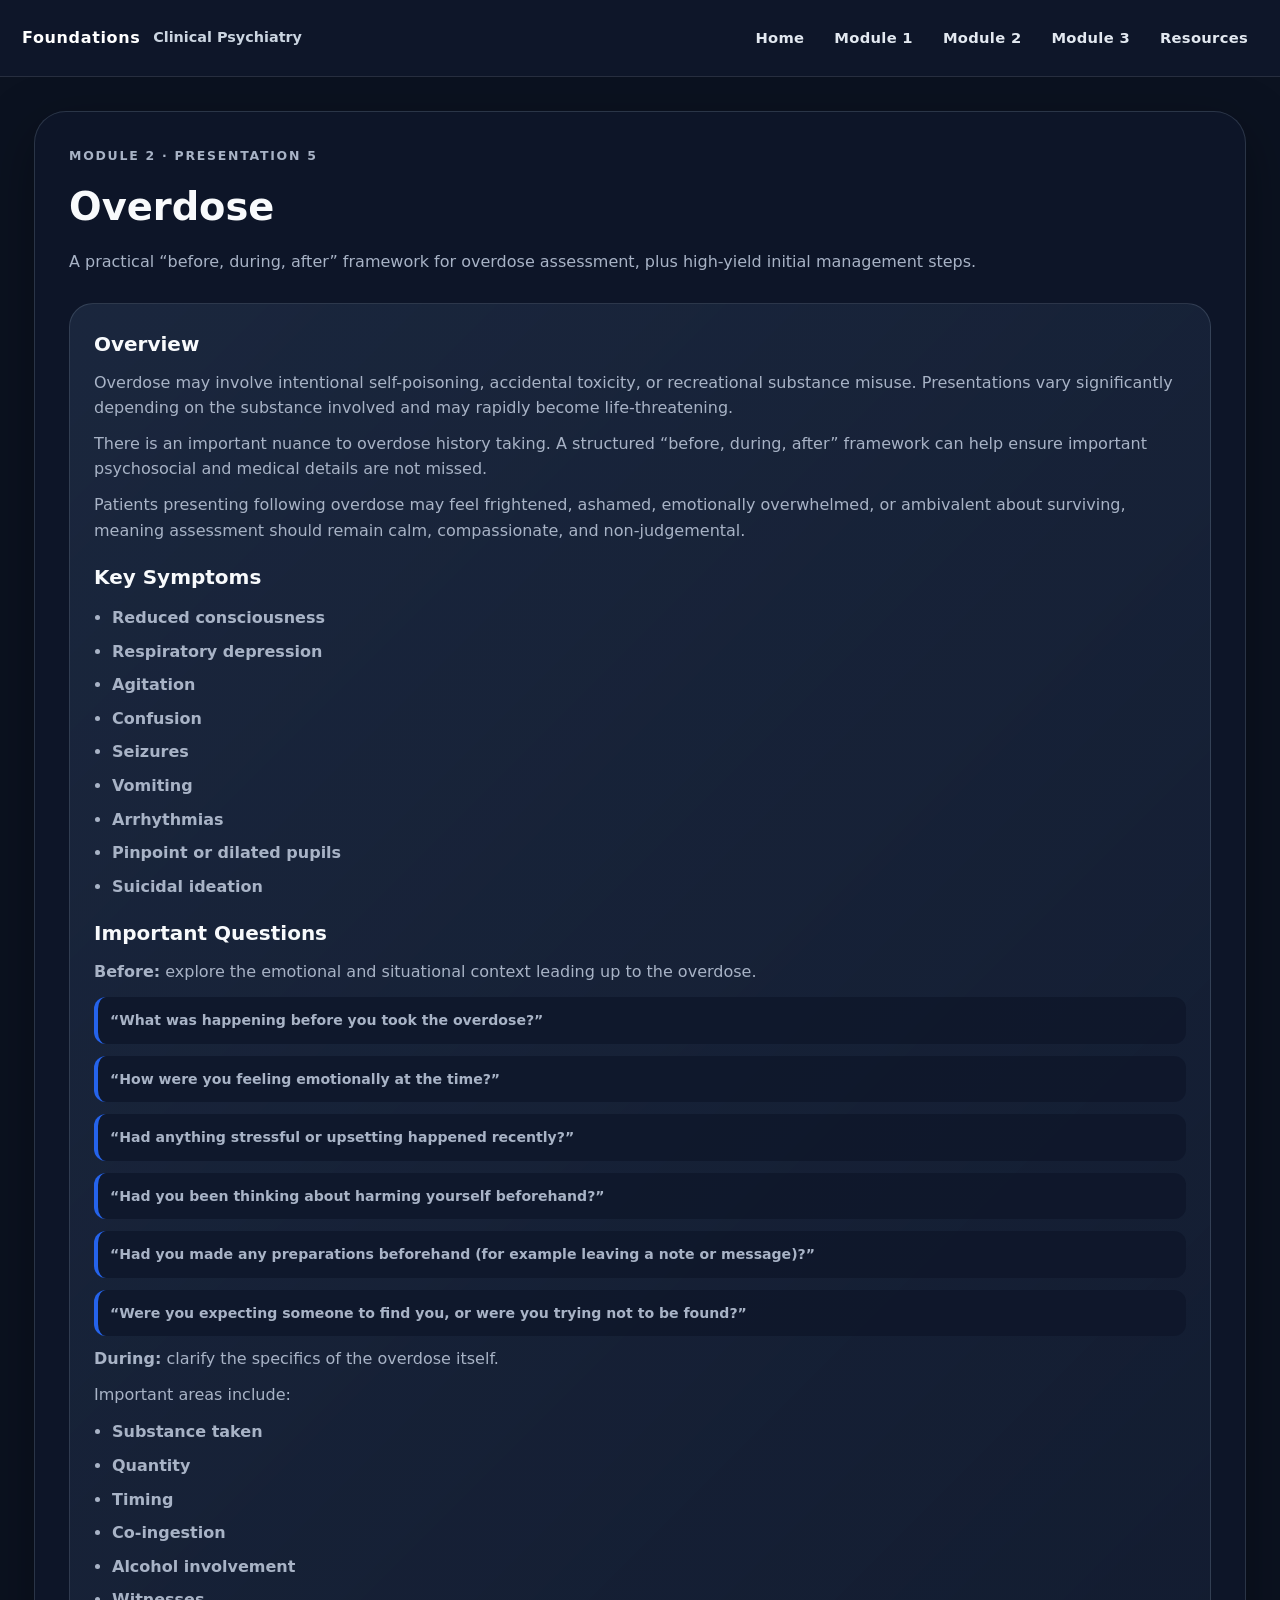
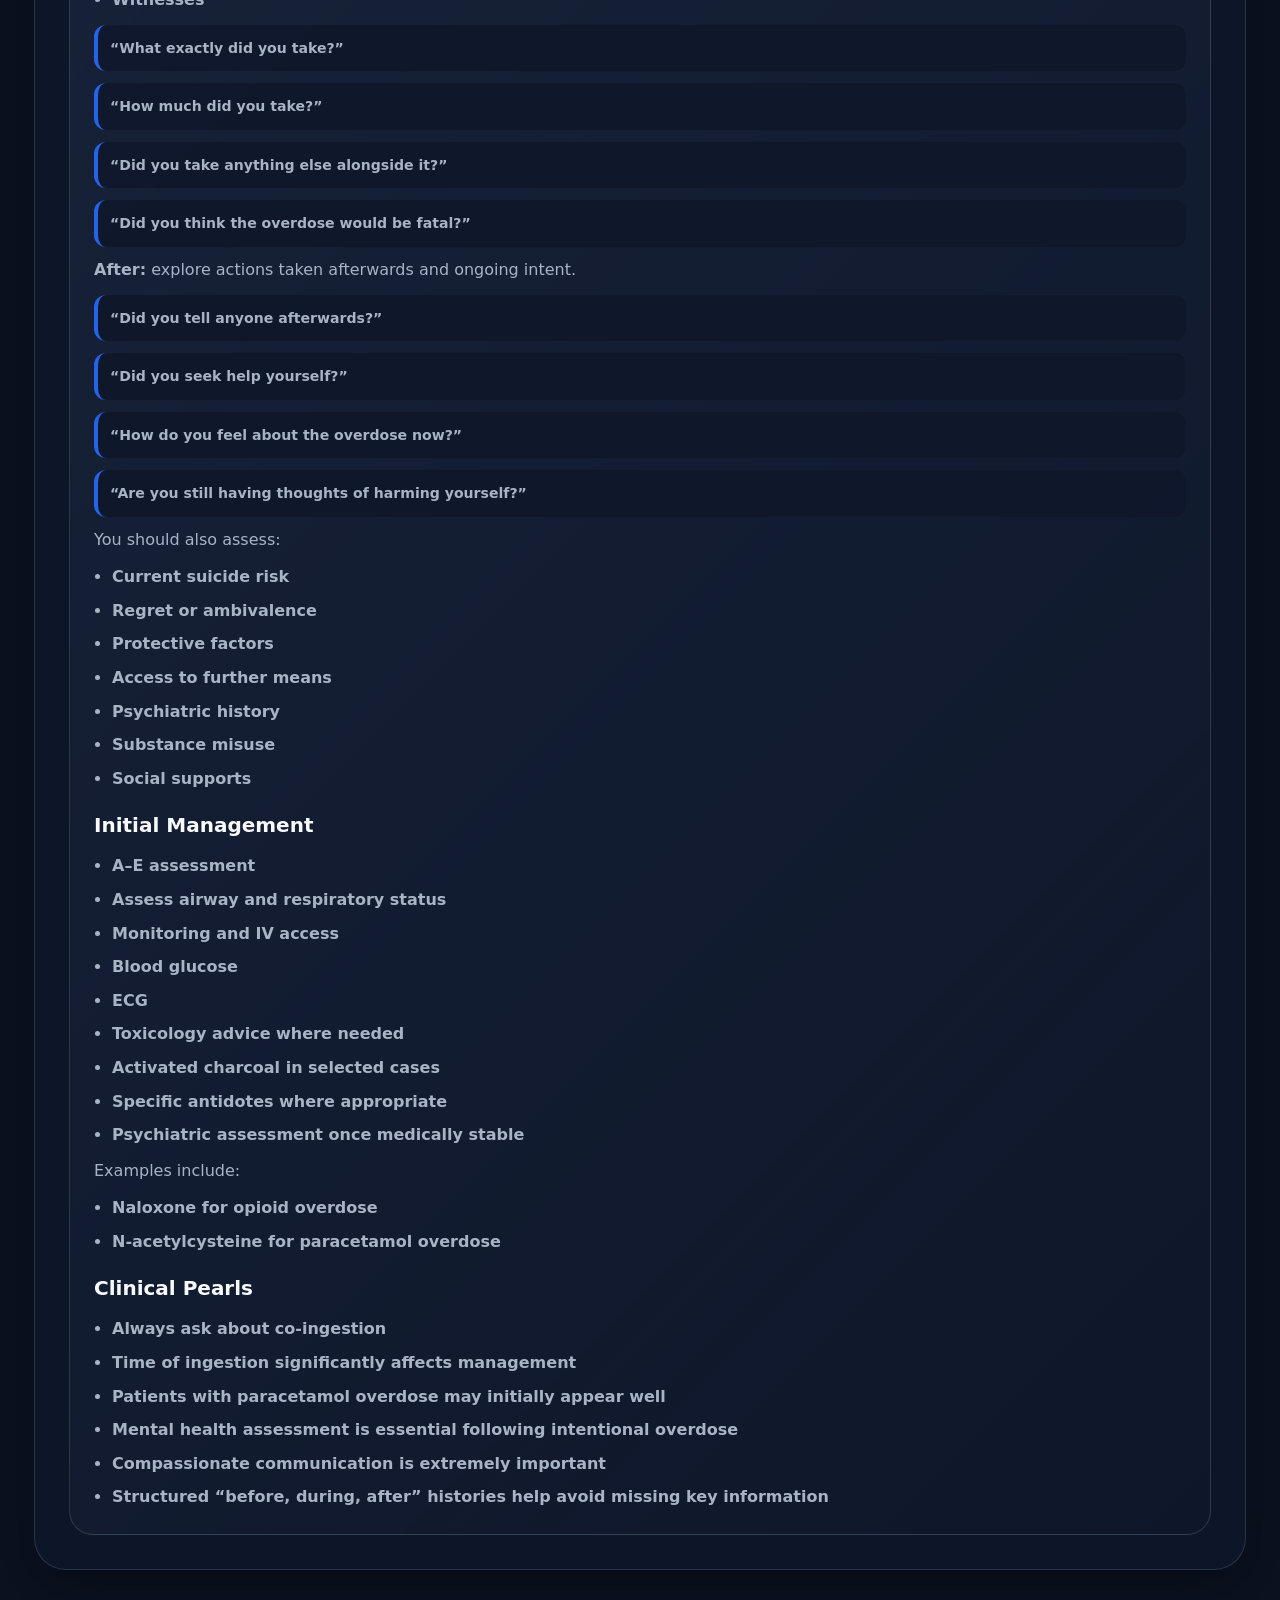
<file: guide-overdose.html>
<!DOCTYPE html>
<html lang="en">
<head>
  <meta charset="UTF-8" />
  <meta name="viewport" content="width=device-width, initial-scale=1.0" />
  <title>Guide: Overdose</title>
  <link rel="stylesheet" href="style.css" />
</head>

<body>
  <div class="app-layout">
    <div id="top"></div>
    <header class="topbar">
      <div class="topbar-inner">
        <a class="topbar-brand" href="index.html#top" aria-label="Go to home">
          <span class="topbar-brand-title">Foundations</span>
          <span class="topbar-brand-subtitle">Clinical Psychiatry</span>
        </a>

        <nav class="top-nav" aria-label="Primary navigation">
          <a class="nav-link" href="index.html#top">Home</a>

          <div class="nav-dropdown">
            <button class="nav-link nav-trigger" type="button">Module 1</button>
            <div class="nav-menu" role="menu">
              <a role="menuitem" href="index.html#module1">Overview</a>
              <a role="menuitem" href="lesson1.html">Lesson 1: History</a>
              <a role="menuitem" href="lesson2.html">Lesson 2: MSE</a>
              <a role="menuitem" href="lesson3.html">Lesson 3: Risk</a>
              <a role="menuitem" href="lesson4.html">Lesson 4: Capacity &amp; Safeguarding</a>
            </div>
          </div>

          <div class="nav-dropdown">
            <button class="nav-link nav-trigger" type="button">Module 2</button>
            <div class="nav-menu" role="menu">
              <a role="menuitem" href="index.html#module2">Overview</a>
              <a role="menuitem" href="guide-depression.html">Depression</a>
              <a role="menuitem" href="guide-psychosis.html">Psychosis</a>
              <a role="menuitem" href="guide-mania.html">Mania</a>
              <a role="menuitem" href="guide-delirium.html">Delirium</a>
              <a role="menuitem" href="guide-overdose.html">Overdose</a>
            </div>
          </div>

          <div class="nav-dropdown align-right">
            <button class="nav-link nav-trigger" type="button">Module 3</button>
            <div class="nav-menu" role="menu">
              <a role="menuitem" href="index.html#module3">SBA Questions</a>
            </div>
          </div>

          <a class="nav-link" href="index.html#resources">Resources</a>
        </nav>
      </div>
    </header>

    <main class="course-main lesson-page">
      <section class="module-section" style="margin-top: 0;">
        <div class="module-header">
          <p class="eyebrow">Module 2 &middot; Presentation 5</p>
          <h2>Overdose</h2>
          <p>
            A practical &ldquo;before, during, after&rdquo; framework for overdose assessment, plus high-yield
            initial management steps.
          </p>
        </div>

        <div class="lesson-grid">
          <article class="lesson-card lesson-doc">
            <h3>Overview</h3>
            <p>
              Overdose may involve intentional self-poisoning, accidental toxicity, or recreational
              substance misuse. Presentations vary significantly depending on the substance involved
              and may rapidly become life-threatening.
            </p>
            <p>
              There is an important nuance to overdose history taking. A structured &ldquo;before, during,
              after&rdquo; framework can help ensure important psychosocial and medical details are not
              missed.
            </p>
            <p>
              Patients presenting following overdose may feel frightened, ashamed, emotionally
              overwhelmed, or ambivalent about surviving, meaning assessment should remain calm,
              compassionate, and non-judgemental.
            </p>

            <h3>Key Symptoms</h3>
            <ul class="lesson-list">
              <li>Reduced consciousness</li>
              <li>Respiratory depression</li>
              <li>Agitation</li>
              <li>Confusion</li>
              <li>Seizures</li>
              <li>Vomiting</li>
              <li>Arrhythmias</li>
              <li>Pinpoint or dilated pupils</li>
              <li>Suicidal ideation</li>
            </ul>

            <h3>Important Questions</h3>
            <p>
              <strong>Before:</strong> explore the emotional and situational context leading up to the
              overdose.
            </p>
            <div class="prompt-box">&ldquo;What was happening before you took the overdose?&rdquo;</div>
            <div class="prompt-box">&ldquo;How were you feeling emotionally at the time?&rdquo;</div>
            <div class="prompt-box">&ldquo;Had anything stressful or upsetting happened recently?&rdquo;</div>
            <div class="prompt-box">&ldquo;Had you been thinking about harming yourself beforehand?&rdquo;</div>
            <div class="prompt-box">&ldquo;Had you made any preparations beforehand (for example leaving a note or message)?&rdquo;</div>
            <div class="prompt-box">&ldquo;Were you expecting someone to find you, or were you trying not to be found?&rdquo;</div>

            <p>
              <strong>During:</strong> clarify the specifics of the overdose itself.
            </p>
            <p>
              Important areas include:
            </p>
            <ul class="lesson-list">
              <li>Substance taken</li>
              <li>Quantity</li>
              <li>Timing</li>
              <li>Co-ingestion</li>
              <li>Alcohol involvement</li>
              <li>Witnesses</li>
            </ul>
            <div class="prompt-box">&ldquo;What exactly did you take?&rdquo;</div>
            <div class="prompt-box">&ldquo;How much did you take?&rdquo;</div>
            <div class="prompt-box">&ldquo;Did you take anything else alongside it?&rdquo;</div>
            <div class="prompt-box">&ldquo;Did you think the overdose would be fatal?&rdquo;</div>

            <p>
              <strong>After:</strong> explore actions taken afterwards and ongoing intent.
            </p>
            <div class="prompt-box">&ldquo;Did you tell anyone afterwards?&rdquo;</div>
            <div class="prompt-box">&ldquo;Did you seek help yourself?&rdquo;</div>
            <div class="prompt-box">&ldquo;How do you feel about the overdose now?&rdquo;</div>
            <div class="prompt-box">&ldquo;Are you still having thoughts of harming yourself?&rdquo;</div>

            <p>
              You should also assess:
            </p>
            <ul class="lesson-list">
              <li>Current suicide risk</li>
              <li>Regret or ambivalence</li>
              <li>Protective factors</li>
              <li>Access to further means</li>
              <li>Psychiatric history</li>
              <li>Substance misuse</li>
              <li>Social supports</li>
            </ul>

            <h3>Initial Management</h3>
            <ul class="lesson-list">
              <li>A&ndash;E assessment</li>
              <li>Assess airway and respiratory status</li>
              <li>Monitoring and IV access</li>
              <li>Blood glucose</li>
              <li>ECG</li>
              <li>Toxicology advice where needed</li>
              <li>Activated charcoal in selected cases</li>
              <li>Specific antidotes where appropriate</li>
              <li>Psychiatric assessment once medically stable</li>
            </ul>
            <p>
              Examples include:
            </p>
            <ul class="lesson-list">
              <li>Naloxone for opioid overdose</li>
              <li>N-acetylcysteine for paracetamol overdose</li>
            </ul>

            <h3>Clinical Pearls</h3>
            <ul class="lesson-list">
              <li>Always ask about co-ingestion</li>
              <li>Time of ingestion significantly affects management</li>
              <li>Patients with paracetamol overdose may initially appear well</li>
              <li>Mental health assessment is essential following intentional overdose</li>
              <li>Compassionate communication is extremely important</li>
              <li>Structured &ldquo;before, during, after&rdquo; histories help avoid missing key information</li>
            </ul>
          </article>
        </div>
      </section>
    </main>
  </div>

  <script src="script.js"></script>
</body>
</html>
</file>
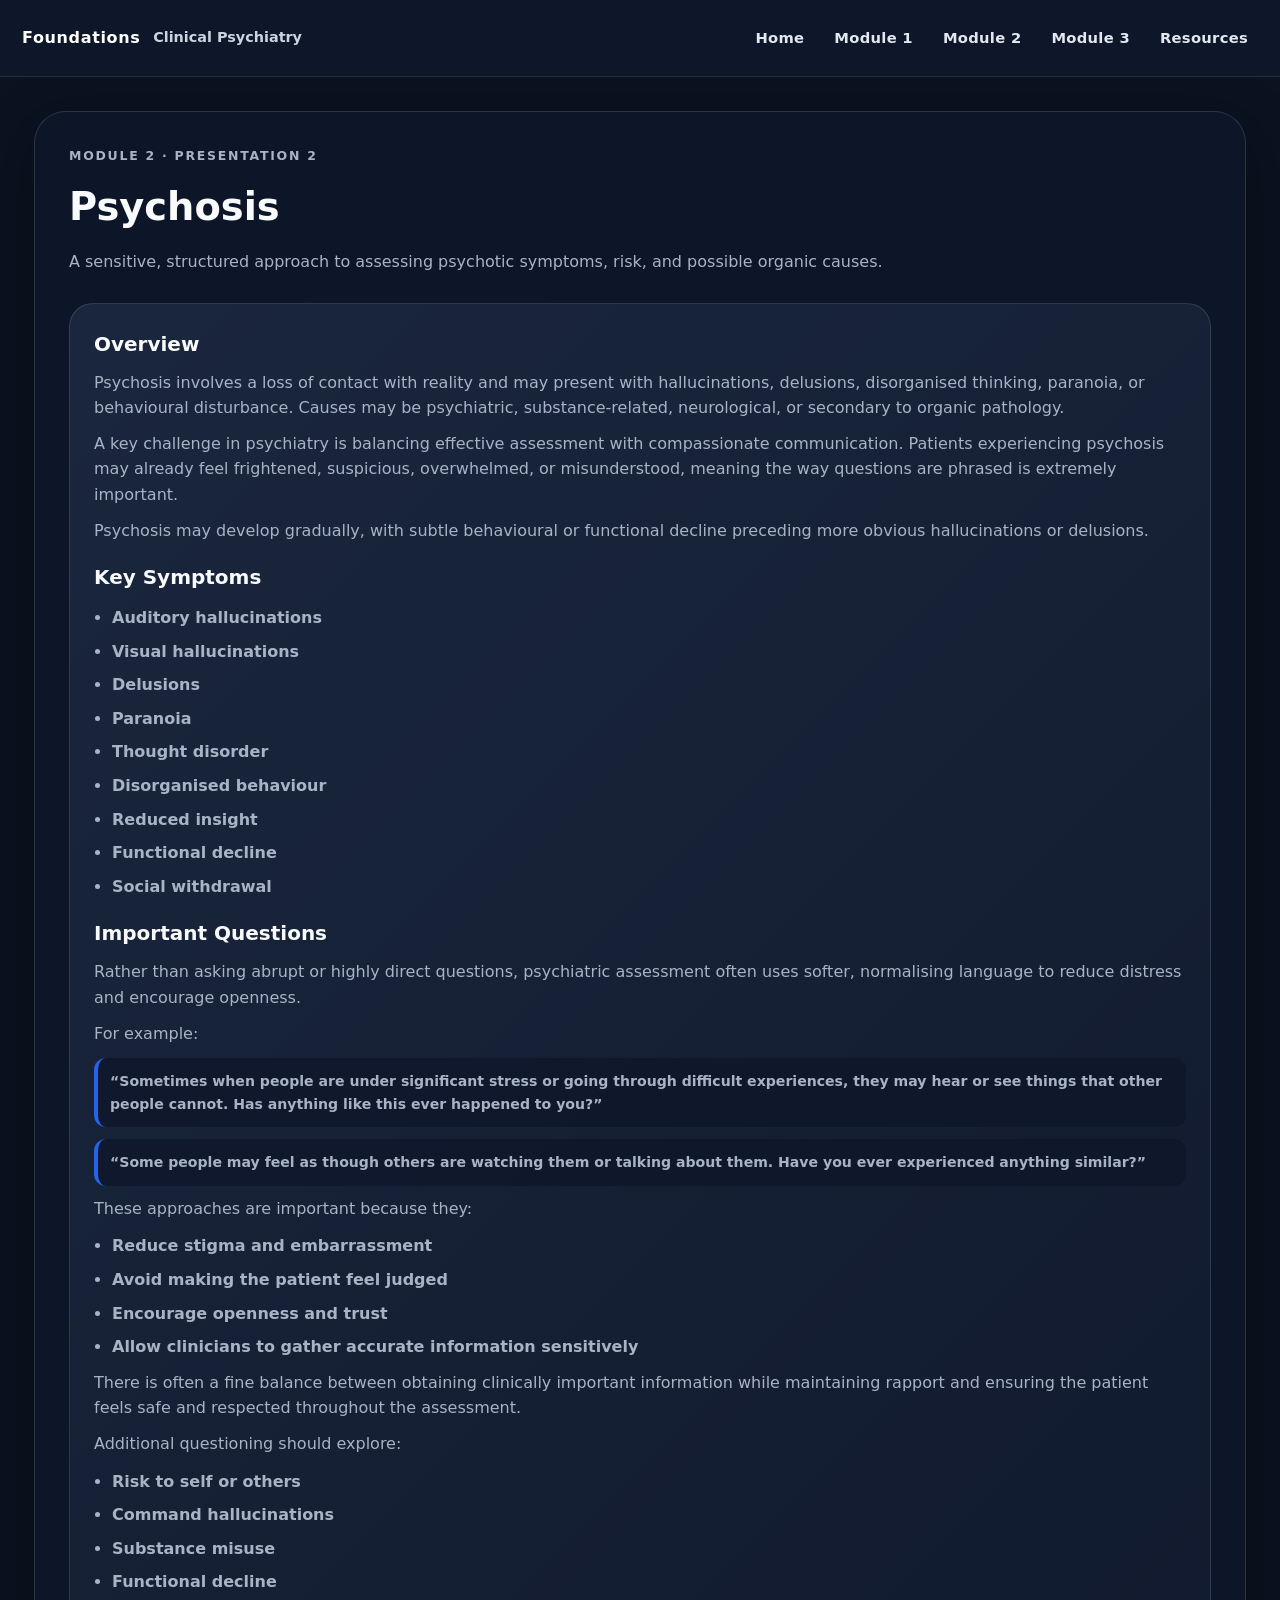
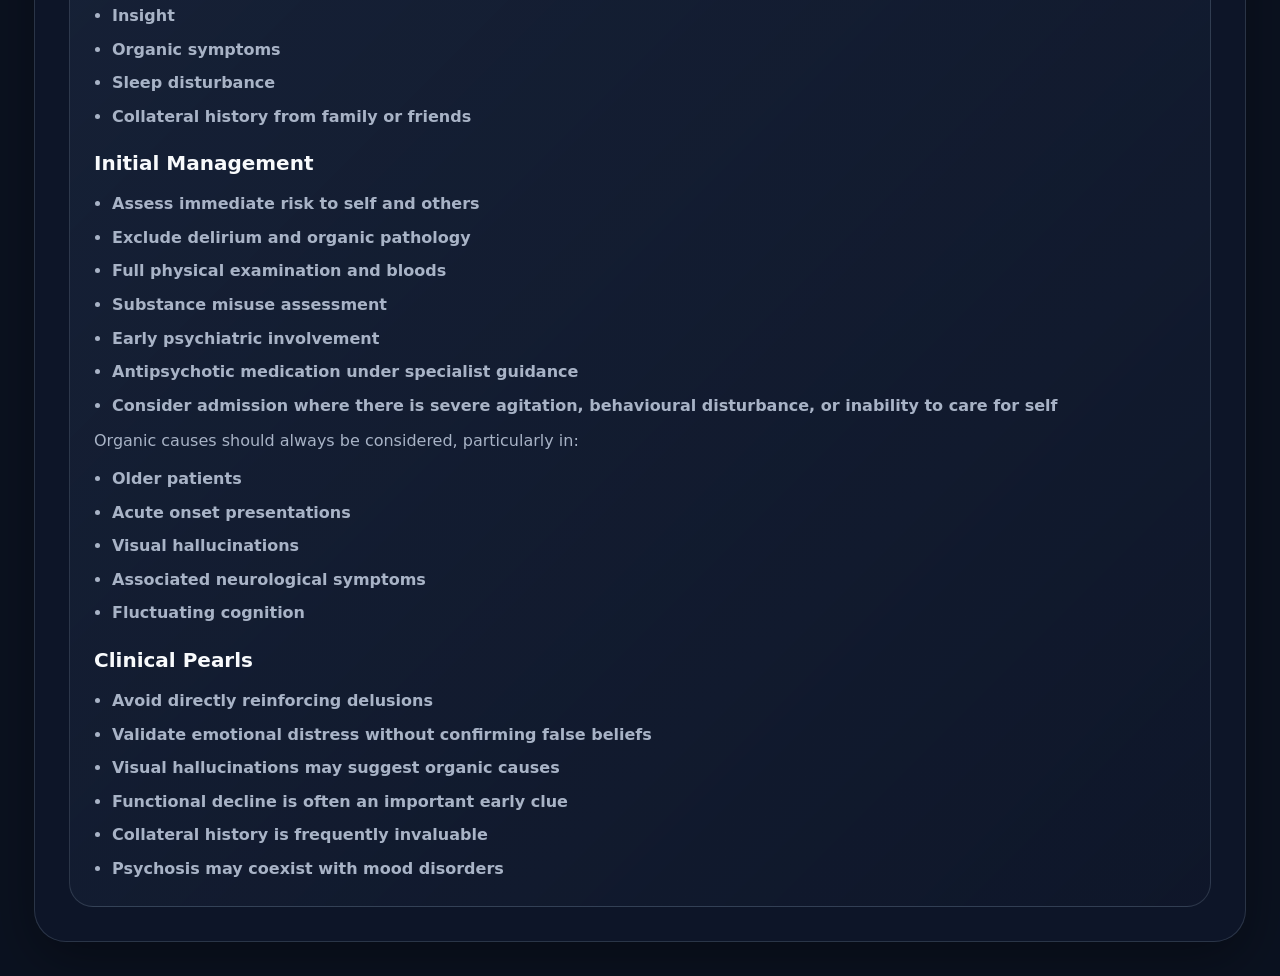
<file: guide-psychosis.html>
<!DOCTYPE html>
<html lang="en">
<head>
  <meta charset="UTF-8" />
  <meta name="viewport" content="width=device-width, initial-scale=1.0" />
  <title>Guide: Psychosis</title>
  <link rel="stylesheet" href="style.css" />
</head>

<body>
  <div class="app-layout">
    <div id="top"></div>
    <header class="topbar">
      <div class="topbar-inner">
        <a class="topbar-brand" href="index.html#top" aria-label="Go to home">
          <span class="topbar-brand-title">Foundations</span>
          <span class="topbar-brand-subtitle">Clinical Psychiatry</span>
        </a>

        <nav class="top-nav" aria-label="Primary navigation">
          <a class="nav-link" href="index.html#top">Home</a>

          <div class="nav-dropdown">
            <button class="nav-link nav-trigger" type="button">Module 1</button>
            <div class="nav-menu" role="menu">
              <a role="menuitem" href="index.html#module1">Overview</a>
              <a role="menuitem" href="lesson1.html">Lesson 1: History</a>
              <a role="menuitem" href="lesson2.html">Lesson 2: MSE</a>
              <a role="menuitem" href="lesson3.html">Lesson 3: Risk</a>
              <a role="menuitem" href="lesson4.html">Lesson 4: Capacity &amp; Safeguarding</a>
            </div>
          </div>

          <div class="nav-dropdown">
            <button class="nav-link nav-trigger" type="button">Module 2</button>
            <div class="nav-menu" role="menu">
              <a role="menuitem" href="index.html#module2">Overview</a>
              <a role="menuitem" href="guide-depression.html">Depression</a>
              <a role="menuitem" href="guide-psychosis.html">Psychosis</a>
              <a role="menuitem" href="guide-mania.html">Mania</a>
              <a role="menuitem" href="guide-delirium.html">Delirium</a>
              <a role="menuitem" href="guide-overdose.html">Overdose</a>
            </div>
          </div>

          <div class="nav-dropdown align-right">
            <button class="nav-link nav-trigger" type="button">Module 3</button>
            <div class="nav-menu" role="menu">
              <a role="menuitem" href="index.html#module3">SBA Questions</a>
            </div>
          </div>

          <a class="nav-link" href="index.html#resources">Resources</a>
        </nav>
      </div>
    </header>

    <main class="course-main lesson-page">
      <section class="module-section" style="margin-top: 0;">
        <div class="module-header">
          <p class="eyebrow">Module 2 &middot; Presentation 2</p>
          <h2>Psychosis</h2>
          <p>
            A sensitive, structured approach to assessing psychotic symptoms, risk, and possible
            organic causes.
          </p>
        </div>

        <div class="lesson-grid">
          <article class="lesson-card lesson-doc">
            <h3>Overview</h3>
            <p>
              Psychosis involves a loss of contact with reality and may present with hallucinations,
              delusions, disorganised thinking, paranoia, or behavioural disturbance. Causes may be
              psychiatric, substance-related, neurological, or secondary to organic pathology.
            </p>
            <p>
              A key challenge in psychiatry is balancing effective assessment with compassionate
              communication. Patients experiencing psychosis may already feel frightened, suspicious,
              overwhelmed, or misunderstood, meaning the way questions are phrased is extremely
              important.
            </p>
            <p>
              Psychosis may develop gradually, with subtle behavioural or functional decline preceding
              more obvious hallucinations or delusions.
            </p>

            <h3>Key Symptoms</h3>
            <ul class="lesson-list">
              <li>Auditory hallucinations</li>
              <li>Visual hallucinations</li>
              <li>Delusions</li>
              <li>Paranoia</li>
              <li>Thought disorder</li>
              <li>Disorganised behaviour</li>
              <li>Reduced insight</li>
              <li>Functional decline</li>
              <li>Social withdrawal</li>
            </ul>

            <h3>Important Questions</h3>
            <p>
              Rather than asking abrupt or highly direct questions, psychiatric assessment often uses
              softer, normalising language to reduce distress and encourage openness.
            </p>
            <p>
              For example:
            </p>
            <div class="prompt-box">
              &ldquo;Sometimes when people are under significant stress or going through difficult
              experiences, they may hear or see things that other people cannot. Has anything like
              this ever happened to you?&rdquo;
            </div>
            <div class="prompt-box">
              &ldquo;Some people may feel as though others are watching them or talking about them. Have you
              ever experienced anything similar?&rdquo;
            </div>
            <p>
              These approaches are important because they:
            </p>
            <ul class="lesson-list">
              <li>Reduce stigma and embarrassment</li>
              <li>Avoid making the patient feel judged</li>
              <li>Encourage openness and trust</li>
              <li>Allow clinicians to gather accurate information sensitively</li>
            </ul>
            <p>
              There is often a fine balance between obtaining clinically important information while
              maintaining rapport and ensuring the patient feels safe and respected throughout the
              assessment.
            </p>
            <p>
              Additional questioning should explore:
            </p>
            <ul class="lesson-list">
              <li>Risk to self or others</li>
              <li>Command hallucinations</li>
              <li>Substance misuse</li>
              <li>Functional decline</li>
              <li>Insight</li>
              <li>Organic symptoms</li>
              <li>Sleep disturbance</li>
              <li>Collateral history from family or friends</li>
            </ul>

            <h3>Initial Management</h3>
            <ul class="lesson-list">
              <li>Assess immediate risk to self and others</li>
              <li>Exclude delirium and organic pathology</li>
              <li>Full physical examination and bloods</li>
              <li>Substance misuse assessment</li>
              <li>Early psychiatric involvement</li>
              <li>Antipsychotic medication under specialist guidance</li>
              <li>Consider admission where there is severe agitation, behavioural disturbance, or inability to care for self</li>
            </ul>
            <p>
              Organic causes should always be considered, particularly in:
            </p>
            <ul class="lesson-list">
              <li>Older patients</li>
              <li>Acute onset presentations</li>
              <li>Visual hallucinations</li>
              <li>Associated neurological symptoms</li>
              <li>Fluctuating cognition</li>
            </ul>

            <h3>Clinical Pearls</h3>
            <ul class="lesson-list">
              <li>Avoid directly reinforcing delusions</li>
              <li>Validate emotional distress without confirming false beliefs</li>
              <li>Visual hallucinations may suggest organic causes</li>
              <li>Functional decline is often an important early clue</li>
              <li>Collateral history is frequently invaluable</li>
              <li>Psychosis may coexist with mood disorders</li>
            </ul>
          </article>
        </div>
      </section>
    </main>
  </div>

  <script src="script.js"></script>
</body>
</html>
</file>
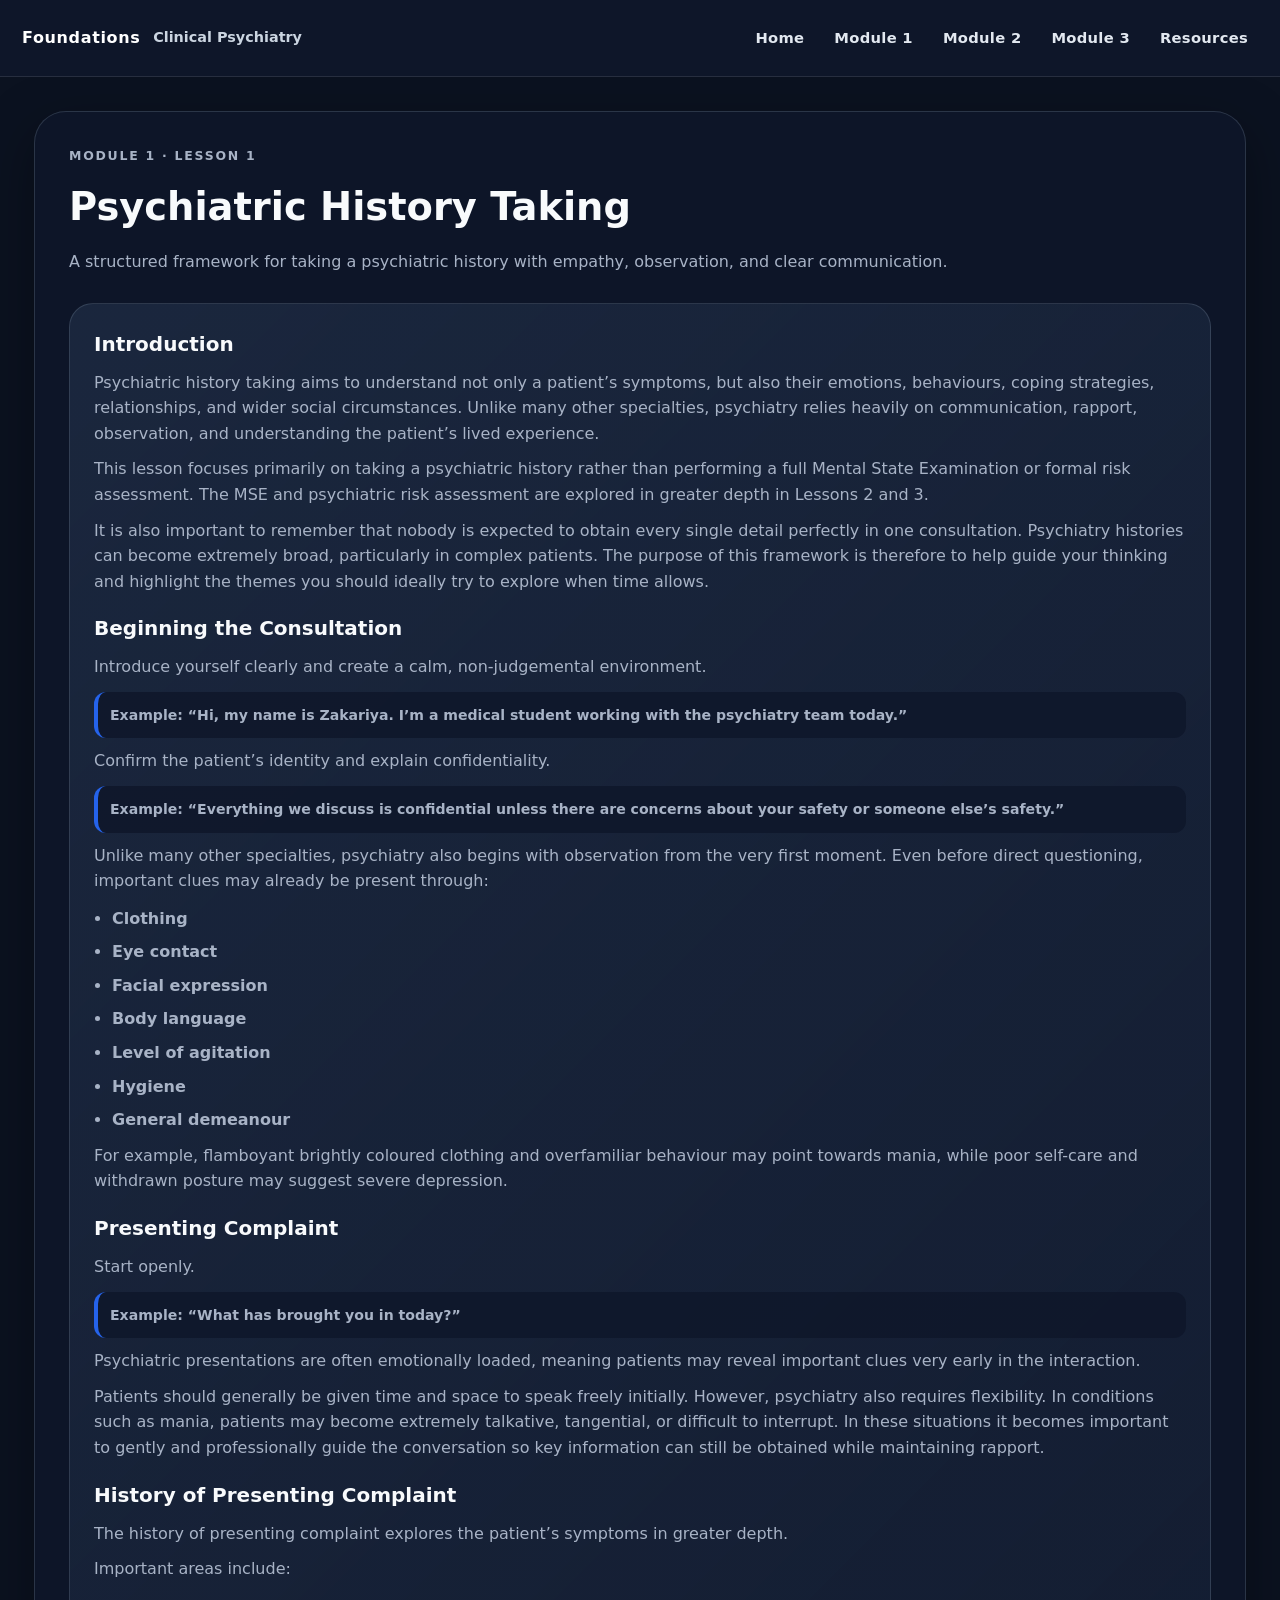
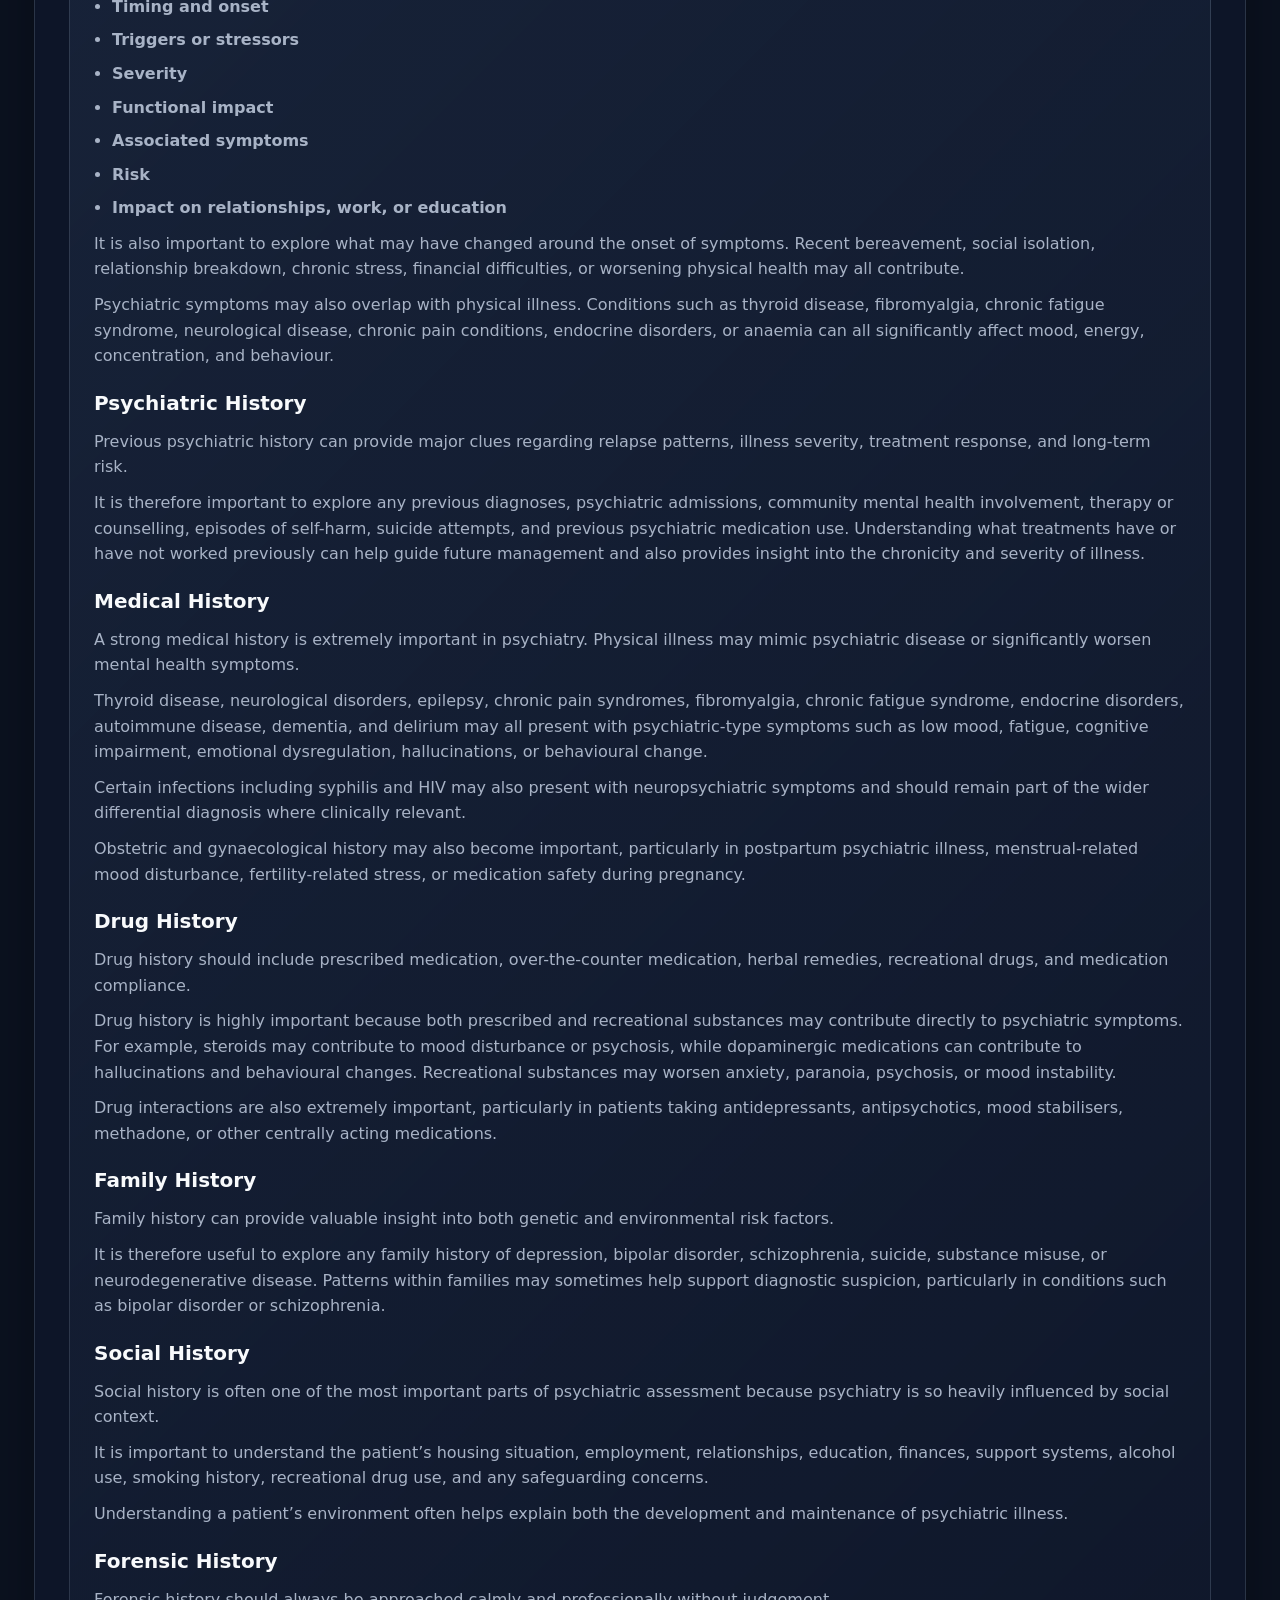
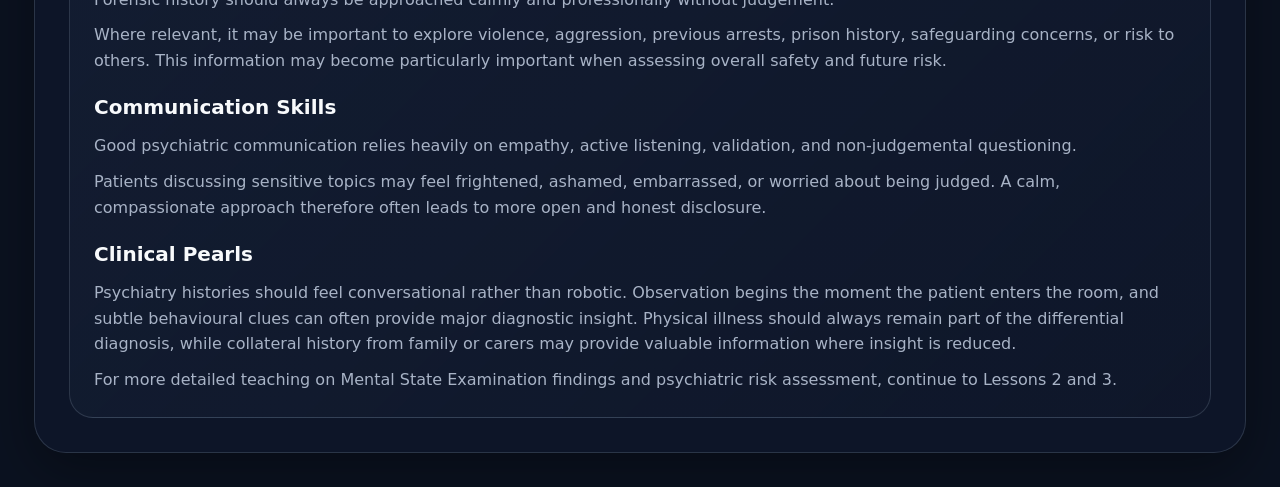
<file: lesson1.html>
<!DOCTYPE html>
<html lang="en">
<head>
  <meta charset="UTF-8" />
  <meta name="viewport" content="width=device-width, initial-scale=1.0" />
  <title>Lesson 1: Psychiatric History Taking</title>
  <link rel="stylesheet" href="style.css" />
</head>

<body>
  <div class="app-layout">
    <div id="top"></div>
    <header class="topbar">
      <div class="topbar-inner">
        <a class="topbar-brand" href="index.html#top" aria-label="Go to home">
          <span class="topbar-brand-title">Foundations</span>
          <span class="topbar-brand-subtitle">Clinical Psychiatry</span>
        </a>

        <nav class="top-nav" aria-label="Primary navigation">
          <a class="nav-link" href="index.html#top">Home</a>

          <div class="nav-dropdown">
            <button class="nav-link nav-trigger" type="button">Module 1</button>
            <div class="nav-menu" role="menu">
              <a role="menuitem" href="index.html#module1">Overview</a>
              <a role="menuitem" href="lesson1.html">Lesson 1: History</a>
              <a role="menuitem" href="lesson2.html">Lesson 2: MSE</a>
              <a role="menuitem" href="lesson3.html">Lesson 3: Risk</a>
              <a role="menuitem" href="lesson4.html">Lesson 4: Capacity &amp; Safeguarding</a>
            </div>
          </div>

          <div class="nav-dropdown">
            <button class="nav-link nav-trigger" type="button">Module 2</button>
            <div class="nav-menu" role="menu">
              <a role="menuitem" href="index.html#module2">Overview</a>
              <a role="menuitem" href="guide-depression.html">Depression</a>
              <a role="menuitem" href="guide-psychosis.html">Psychosis</a>
              <a role="menuitem" href="guide-mania.html">Mania</a>
              <a role="menuitem" href="guide-delirium.html">Delirium</a>
              <a role="menuitem" href="guide-overdose.html">Overdose</a>
            </div>
          </div>

          <div class="nav-dropdown align-right">
            <button class="nav-link nav-trigger" type="button">Module 3</button>
            <div class="nav-menu" role="menu">
              <a role="menuitem" href="index.html#module3">SBA Questions</a>
            </div>
          </div>

          <a class="nav-link" href="index.html#resources">Resources</a>
        </nav>
      </div>
    </header>

    <main class="course-main lesson-page">
      <section class="module-section" style="margin-top: 0;">
        <div class="module-header">
          <p class="eyebrow">Module 1 &middot; Lesson 1</p>
          <h2>Psychiatric History Taking</h2>
          <p>
            A structured framework for taking a psychiatric history with empathy, observation, and
            clear communication.
          </p>
        </div>

        <div class="lesson-grid">
          <article class="lesson-card lesson-doc">
            <h3>Introduction</h3>
            <p>
              Psychiatric history taking aims to understand not only a patient&rsquo;s symptoms, but also
              their emotions, behaviours, coping strategies, relationships, and wider social
              circumstances. Unlike many other specialties, psychiatry relies heavily on
              communication, rapport, observation, and understanding the patient&rsquo;s lived experience.
            </p>
            <p>
              This lesson focuses primarily on taking a psychiatric history rather than performing a
              full Mental State Examination or formal risk assessment. The MSE and psychiatric risk
              assessment are explored in greater depth in Lessons 2 and 3.
            </p>
            <p>
              It is also important to remember that nobody is expected to obtain every single detail
              perfectly in one consultation. Psychiatry histories can become extremely broad,
              particularly in complex patients. The purpose of this framework is therefore to help
              guide your thinking and highlight the themes you should ideally try to explore when
              time allows.
            </p>

            <h3>Beginning the Consultation</h3>
            <p>
              Introduce yourself clearly and create a calm, non-judgemental environment.
            </p>
            <div class="prompt-box"><strong>Example:</strong> &ldquo;Hi, my name is Zakariya. I&rsquo;m a medical student working with the psychiatry team today.&rdquo;</div>
            <p>
              Confirm the patient&rsquo;s identity and explain confidentiality.
            </p>
            <div class="prompt-box"><strong>Example:</strong> &ldquo;Everything we discuss is confidential unless there are concerns about your safety or someone else&rsquo;s safety.&rdquo;</div>

            <p>
              Unlike many other specialties, psychiatry also begins with observation from the very
              first moment. Even before direct questioning, important clues may already be present
              through:
            </p>
            <ul class="lesson-list">
              <li>Clothing</li>
              <li>Eye contact</li>
              <li>Facial expression</li>
              <li>Body language</li>
              <li>Level of agitation</li>
              <li>Hygiene</li>
              <li>General demeanour</li>
            </ul>
            <p>
              For example, flamboyant brightly coloured clothing and overfamiliar behaviour may
              point towards mania, while poor self-care and withdrawn posture may suggest severe
              depression.
            </p>

            <h3>Presenting Complaint</h3>
            <p>Start openly.</p>
            <div class="prompt-box"><strong>Example:</strong> &ldquo;What has brought you in today?&rdquo;</div>
            <p>
              Psychiatric presentations are often emotionally loaded, meaning patients may reveal
              important clues very early in the interaction.
            </p>
            <p>
              Patients should generally be given time and space to speak freely initially. However,
              psychiatry also requires flexibility. In conditions such as mania, patients may become
              extremely talkative, tangential, or difficult to interrupt. In these situations it
              becomes important to gently and professionally guide the conversation so key
              information can still be obtained while maintaining rapport.
            </p>

            <h3>History of Presenting Complaint</h3>
            <p>
              The history of presenting complaint explores the patient&rsquo;s symptoms in greater depth.
            </p>
            <p>Important areas include:</p>
            <ul class="lesson-list">
              <li>Timing and onset</li>
              <li>Triggers or stressors</li>
              <li>Severity</li>
              <li>Functional impact</li>
              <li>Associated symptoms</li>
              <li>Risk</li>
              <li>Impact on relationships, work, or education</li>
            </ul>
            <p>
              It is also important to explore what may have changed around the onset of symptoms.
              Recent bereavement, social isolation, relationship breakdown, chronic stress, financial
              difficulties, or worsening physical health may all contribute.
            </p>
            <p>
              Psychiatric symptoms may also overlap with physical illness. Conditions such as
              thyroid disease, fibromyalgia, chronic fatigue syndrome, neurological disease,
              chronic pain conditions, endocrine disorders, or anaemia can all significantly affect
              mood, energy, concentration, and behaviour.
            </p>

            <h3>Psychiatric History</h3>
            <p>
              Previous psychiatric history can provide major clues regarding relapse patterns,
              illness severity, treatment response, and long-term risk.
            </p>
            <p>
              It is therefore important to explore any previous diagnoses, psychiatric admissions,
              community mental health involvement, therapy or counselling, episodes of self-harm,
              suicide attempts, and previous psychiatric medication use. Understanding what
              treatments have or have not worked previously can help guide future management and
              also provides insight into the chronicity and severity of illness.
            </p>

            <h3>Medical History</h3>
            <p>
              A strong medical history is extremely important in psychiatry. Physical illness may
              mimic psychiatric disease or significantly worsen mental health symptoms.
            </p>
            <p>
              Thyroid disease, neurological disorders, epilepsy, chronic pain syndromes,
              fibromyalgia, chronic fatigue syndrome, endocrine disorders, autoimmune disease,
              dementia, and delirium may all present with psychiatric-type symptoms such as low
              mood, fatigue, cognitive impairment, emotional dysregulation, hallucinations, or
              behavioural change.
            </p>
            <p>
              Certain infections including syphilis and HIV may also present with neuropsychiatric
              symptoms and should remain part of the wider differential diagnosis where clinically
              relevant.
            </p>
            <p>
              Obstetric and gynaecological history may also become important, particularly in
              postpartum psychiatric illness, menstrual-related mood disturbance, fertility-related
              stress, or medication safety during pregnancy.
            </p>

            <h3>Drug History</h3>
            <p>
              Drug history should include prescribed medication, over-the-counter medication,
              herbal remedies, recreational drugs, and medication compliance.
            </p>
            <p>
              Drug history is highly important because both prescribed and recreational substances
              may contribute directly to psychiatric symptoms. For example, steroids may contribute
              to mood disturbance or psychosis, while dopaminergic medications can contribute to
              hallucinations and behavioural changes. Recreational substances may worsen anxiety,
              paranoia, psychosis, or mood instability.
            </p>
            <p>
              Drug interactions are also extremely important, particularly in patients taking
              antidepressants, antipsychotics, mood stabilisers, methadone, or other centrally
              acting medications.
            </p>

            <h3>Family History</h3>
            <p>
              Family history can provide valuable insight into both genetic and environmental risk
              factors.
            </p>
            <p>
              It is therefore useful to explore any family history of depression, bipolar disorder,
              schizophrenia, suicide, substance misuse, or neurodegenerative disease. Patterns
              within families may sometimes help support diagnostic suspicion, particularly in
              conditions such as bipolar disorder or schizophrenia.
            </p>

            <h3>Social History</h3>
            <p>
              Social history is often one of the most important parts of psychiatric assessment
              because psychiatry is so heavily influenced by social context.
            </p>
            <p>
              It is important to understand the patient&rsquo;s housing situation, employment,
              relationships, education, finances, support systems, alcohol use, smoking history,
              recreational drug use, and any safeguarding concerns.
            </p>
            <p>
              Understanding a patient&rsquo;s environment often helps explain both the development and
              maintenance of psychiatric illness.
            </p>

            <h3>Forensic History</h3>
            <p>
              Forensic history should always be approached calmly and professionally without
              judgement.
            </p>
            <p>
              Where relevant, it may be important to explore violence, aggression, previous
              arrests, prison history, safeguarding concerns, or risk to others. This information
              may become particularly important when assessing overall safety and future risk.
            </p>

            <h3>Communication Skills</h3>
            <p>
              Good psychiatric communication relies heavily on empathy, active listening,
              validation, and non-judgemental questioning.
            </p>
            <p>
              Patients discussing sensitive topics may feel frightened, ashamed, embarrassed, or
              worried about being judged. A calm, compassionate approach therefore often leads to
              more open and honest disclosure.
            </p>

            <h3>Clinical Pearls</h3>
            <p>
              Psychiatry histories should feel conversational rather than robotic. Observation
              begins the moment the patient enters the room, and subtle behavioural clues can often
              provide major diagnostic insight. Physical illness should always remain part of the
              differential diagnosis, while collateral history from family or carers may provide
              valuable information where insight is reduced.
            </p>
            <p>
              For more detailed teaching on Mental State Examination findings and psychiatric risk
              assessment, continue to Lessons 2 and 3.
            </p>
          </article>
        </div>
      </section>
    </main>
  </div>

  <script src="script.js"></script>
</body>
</html>
</file>
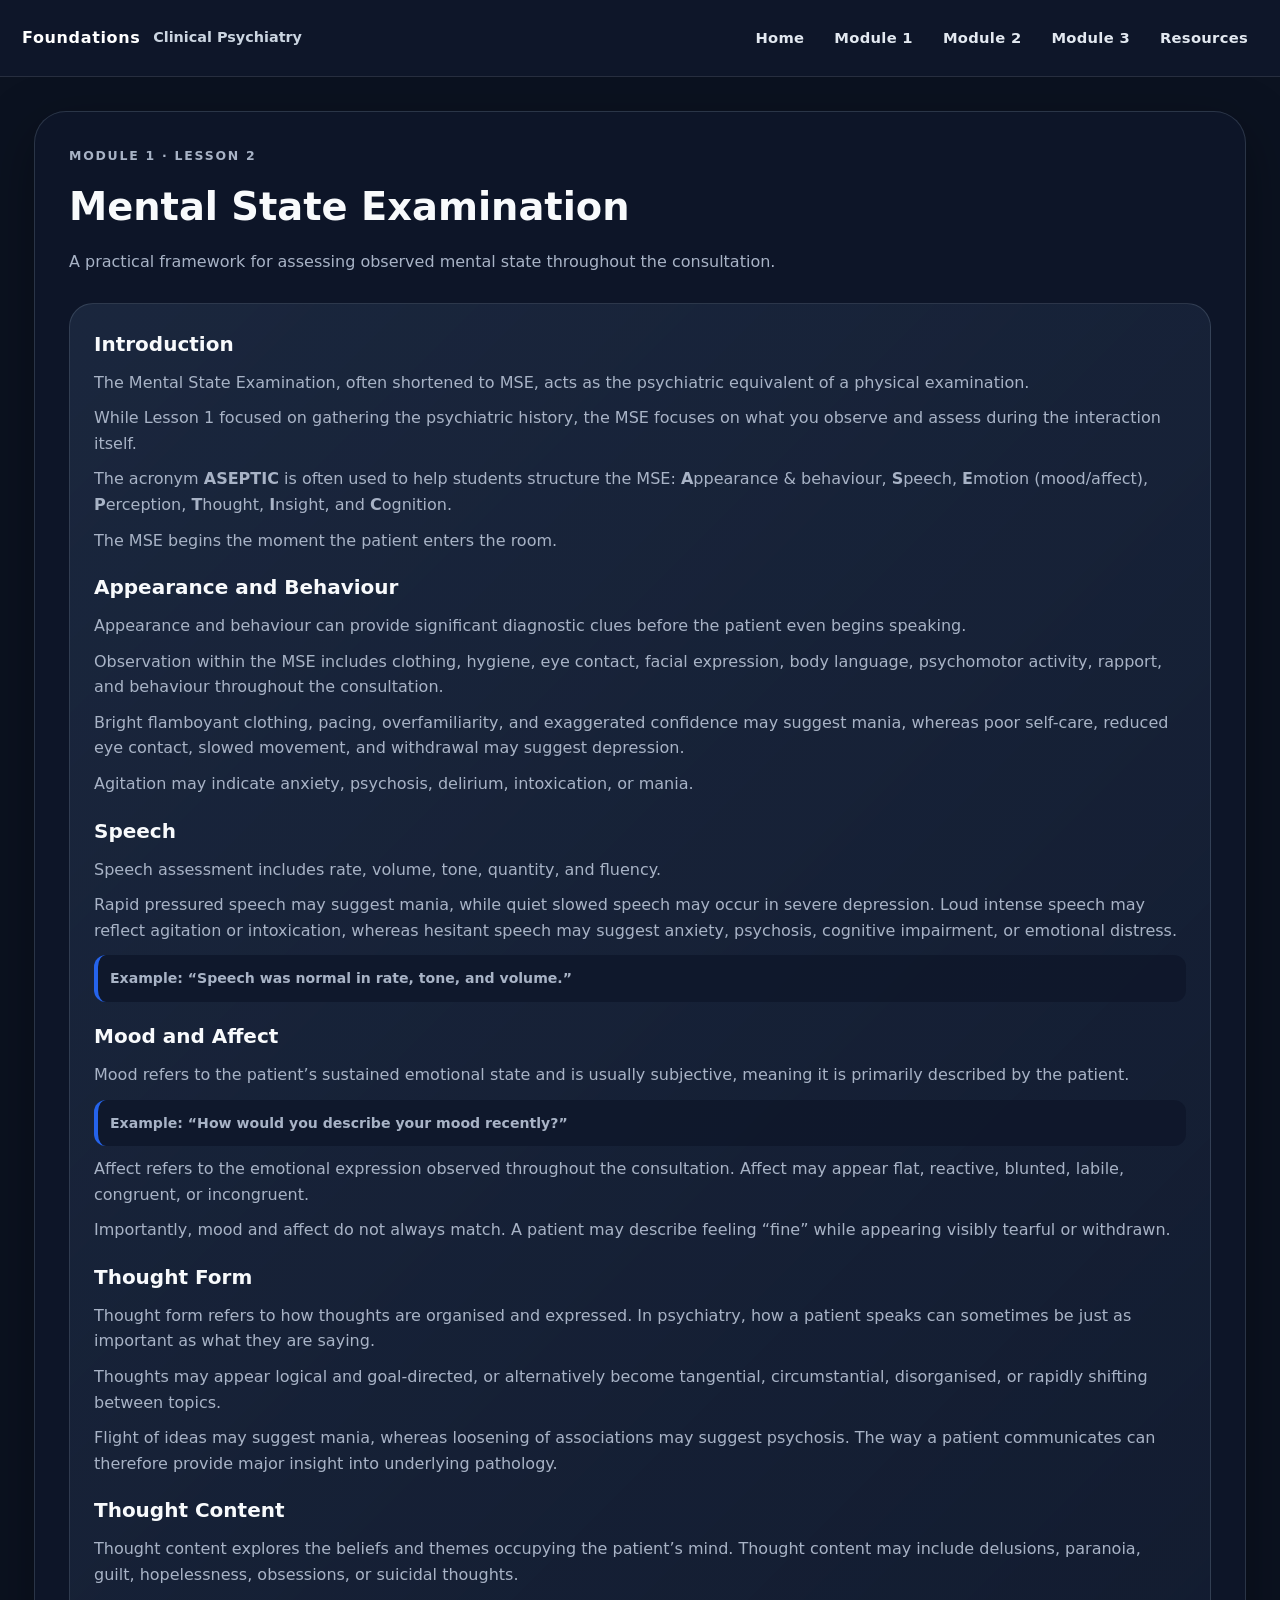
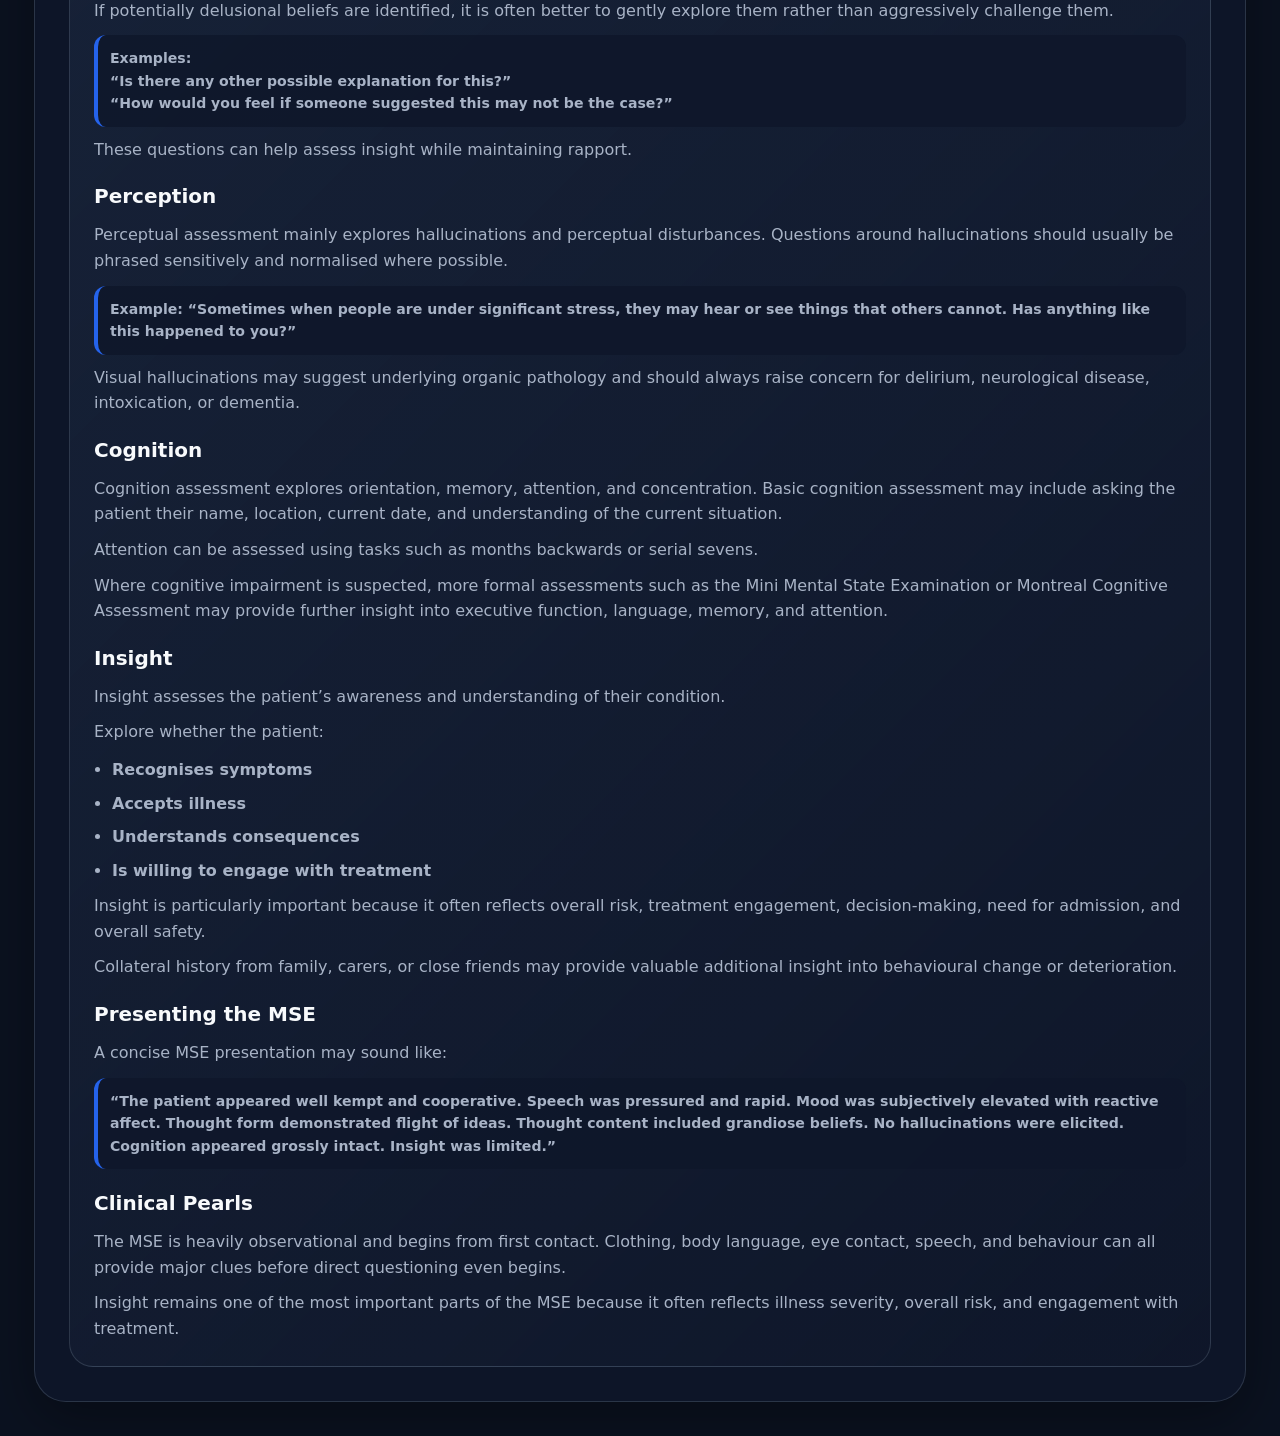
<file: lesson2.html>
<!DOCTYPE html>
<html lang="en">
<head>
  <meta charset="UTF-8" />
  <meta name="viewport" content="width=device-width, initial-scale=1.0" />
  <title>Lesson 2: Mental State Examination</title>
  <link rel="stylesheet" href="style.css" />
</head>

<body>
  <div class="app-layout">
    <div id="top"></div>
    <header class="topbar">
      <div class="topbar-inner">
        <a class="topbar-brand" href="index.html#top" aria-label="Go to home">
          <span class="topbar-brand-title">Foundations</span>
          <span class="topbar-brand-subtitle">Clinical Psychiatry</span>
        </a>

        <nav class="top-nav" aria-label="Primary navigation">
          <a class="nav-link" href="index.html#top">Home</a>

          <div class="nav-dropdown">
            <button class="nav-link nav-trigger" type="button">Module 1</button>
            <div class="nav-menu" role="menu">
              <a role="menuitem" href="index.html#module1">Overview</a>
              <a role="menuitem" href="lesson1.html">Lesson 1: History</a>
              <a role="menuitem" href="lesson2.html">Lesson 2: MSE</a>
              <a role="menuitem" href="lesson3.html">Lesson 3: Risk</a>
              <a role="menuitem" href="lesson4.html">Lesson 4: Capacity &amp; Safeguarding</a>
            </div>
          </div>

          <div class="nav-dropdown">
            <button class="nav-link nav-trigger" type="button">Module 2</button>
            <div class="nav-menu" role="menu">
              <a role="menuitem" href="index.html#module2">Overview</a>
              <a role="menuitem" href="guide-depression.html">Depression</a>
              <a role="menuitem" href="guide-psychosis.html">Psychosis</a>
              <a role="menuitem" href="guide-mania.html">Mania</a>
              <a role="menuitem" href="guide-delirium.html">Delirium</a>
              <a role="menuitem" href="guide-overdose.html">Overdose</a>
            </div>
          </div>

          <div class="nav-dropdown align-right">
            <button class="nav-link nav-trigger" type="button">Module 3</button>
            <div class="nav-menu" role="menu">
              <a role="menuitem" href="index.html#module3">SBA Questions</a>
            </div>
          </div>

          <a class="nav-link" href="index.html#resources">Resources</a>
        </nav>
      </div>
    </header>

    <main class="course-main lesson-page">
      <section class="module-section" style="margin-top: 0;">
        <div class="module-header">
          <p class="eyebrow">Module 1 &middot; Lesson 2</p>
          <h2>Mental State Examination</h2>
          <p>
            A practical framework for assessing observed mental state throughout the consultation.
          </p>
        </div>

        <div class="lesson-grid">
          <article class="lesson-card lesson-doc">
            <h3>Introduction</h3>
            <p>
              The Mental State Examination, often shortened to MSE, acts as the psychiatric
              equivalent of a physical examination.
            </p>
            <p>
              While Lesson 1 focused on gathering the psychiatric history, the MSE focuses on what
              you observe and assess during the interaction itself.
            </p>
            <p>
              The acronym <strong>ASEPTIC</strong> is often used to help students structure the MSE:
              <strong>A</strong>ppearance &amp; behaviour, <strong>S</strong>peech, <strong>E</strong>motion (mood/affect),
              <strong>P</strong>erception, <strong>T</strong>hought, <strong>I</strong>nsight, and <strong>C</strong>ognition.
            </p>
            <p>The MSE begins the moment the patient enters the room.</p>

            <h3>Appearance and Behaviour</h3>
            <p>
              Appearance and behaviour can provide significant diagnostic clues before the patient
              even begins speaking.
            </p>
            <p>
              Observation within the MSE includes clothing, hygiene, eye contact, facial
              expression, body language, psychomotor activity, rapport, and behaviour throughout
              the consultation.
            </p>
            <p>
              Bright flamboyant clothing, pacing, overfamiliarity, and exaggerated confidence may
              suggest mania, whereas poor self-care, reduced eye contact, slowed movement, and
              withdrawal may suggest depression.
            </p>
            <p>
              Agitation may indicate anxiety, psychosis, delirium, intoxication, or mania.
            </p>

            <h3>Speech</h3>
            <p>Speech assessment includes rate, volume, tone, quantity, and fluency.</p>
            <p>
              Rapid pressured speech may suggest mania, while quiet slowed speech may occur in
              severe depression. Loud intense speech may reflect agitation or intoxication, whereas
              hesitant speech may suggest anxiety, psychosis, cognitive impairment, or emotional
              distress.
            </p>
            <div class="prompt-box"><strong>Example:</strong> &ldquo;Speech was normal in rate, tone, and volume.&rdquo;</div>

            <h3>Mood and Affect</h3>
            <p>
              Mood refers to the patient&rsquo;s sustained emotional state and is usually subjective,
              meaning it is primarily described by the patient.
            </p>
            <div class="prompt-box"><strong>Example:</strong> &ldquo;How would you describe your mood recently?&rdquo;</div>
            <p>
              Affect refers to the emotional expression observed throughout the consultation.
              Affect may appear flat, reactive, blunted, labile, congruent, or incongruent.
            </p>
            <p>
              Importantly, mood and affect do not always match. A patient may describe feeling
              &ldquo;fine&rdquo; while appearing visibly tearful or withdrawn.
            </p>

            <h3>Thought Form</h3>
            <p>
              Thought form refers to how thoughts are organised and expressed. In psychiatry, how
              a patient speaks can sometimes be just as important as what they are saying.
            </p>
            <p>
              Thoughts may appear logical and goal-directed, or alternatively become tangential,
              circumstantial, disorganised, or rapidly shifting between topics.
            </p>
            <p>
              Flight of ideas may suggest mania, whereas loosening of associations may suggest
              psychosis. The way a patient communicates can therefore provide major insight into
              underlying pathology.
            </p>

            <h3>Thought Content</h3>
            <p>
              Thought content explores the beliefs and themes occupying the patient&rsquo;s mind.
              Thought content may include delusions, paranoia, guilt, hopelessness, obsessions, or
              suicidal thoughts.
            </p>
            <p>
              If potentially delusional beliefs are identified, it is often better to gently explore
              them rather than aggressively challenge them.
            </p>
            <div class="prompt-box">
              <strong>Examples:</strong><br />
              &ldquo;Is there any other possible explanation for this?&rdquo;<br />
              &ldquo;How would you feel if someone suggested this may not be the case?&rdquo;
            </div>
            <p>
              These questions can help assess insight while maintaining rapport.
            </p>

            <h3>Perception</h3>
            <p>
              Perceptual assessment mainly explores hallucinations and perceptual disturbances.
              Questions around hallucinations should usually be phrased sensitively and normalised
              where possible.
            </p>
            <div class="prompt-box"><strong>Example:</strong> &ldquo;Sometimes when people are under significant stress, they may hear or see things that others cannot. Has anything like this happened to you?&rdquo;</div>
            <p>
              Visual hallucinations may suggest underlying organic pathology and should always
              raise concern for delirium, neurological disease, intoxication, or dementia.
            </p>

            <h3>Cognition</h3>
            <p>
              Cognition assessment explores orientation, memory, attention, and concentration.
              Basic cognition assessment may include asking the patient their name, location,
              current date, and understanding of the current situation.
            </p>
            <p>
              Attention can be assessed using tasks such as months backwards or serial sevens.
            </p>
            <p>
              Where cognitive impairment is suspected, more formal assessments such as the Mini
              Mental State Examination or Montreal Cognitive Assessment may provide further
              insight into executive function, language, memory, and attention.
            </p>

            <h3>Insight</h3>
            <p>
              Insight assesses the patient&rsquo;s awareness and understanding of their condition.
            </p>
            <p>Explore whether the patient:</p>
            <ul class="lesson-list">
              <li>Recognises symptoms</li>
              <li>Accepts illness</li>
              <li>Understands consequences</li>
              <li>Is willing to engage with treatment</li>
            </ul>
            <p>
              Insight is particularly important because it often reflects overall risk, treatment
              engagement, decision-making, need for admission, and overall safety.
            </p>
            <p>
              Collateral history from family, carers, or close friends may provide valuable
              additional insight into behavioural change or deterioration.
            </p>

            <h3>Presenting the MSE</h3>
            <p>A concise MSE presentation may sound like:</p>
            <div class="prompt-box">
              &ldquo;The patient appeared well kempt and cooperative. Speech was pressured and rapid.
              Mood was subjectively elevated with reactive affect. Thought form demonstrated flight
              of ideas. Thought content included grandiose beliefs. No hallucinations were elicited.
              Cognition appeared grossly intact. Insight was limited.&rdquo;
            </div>

            <h3>Clinical Pearls</h3>
            <p>
              The MSE is heavily observational and begins from first contact. Clothing, body
              language, eye contact, speech, and behaviour can all provide major clues before
              direct questioning even begins.
            </p>
            <p>
              Insight remains one of the most important parts of the MSE because it often reflects
              illness severity, overall risk, and engagement with treatment.
            </p>
          </article>
        </div>
      </section>
    </main>
  </div>

  <script src="script.js"></script>
</body>
</html>
</file>
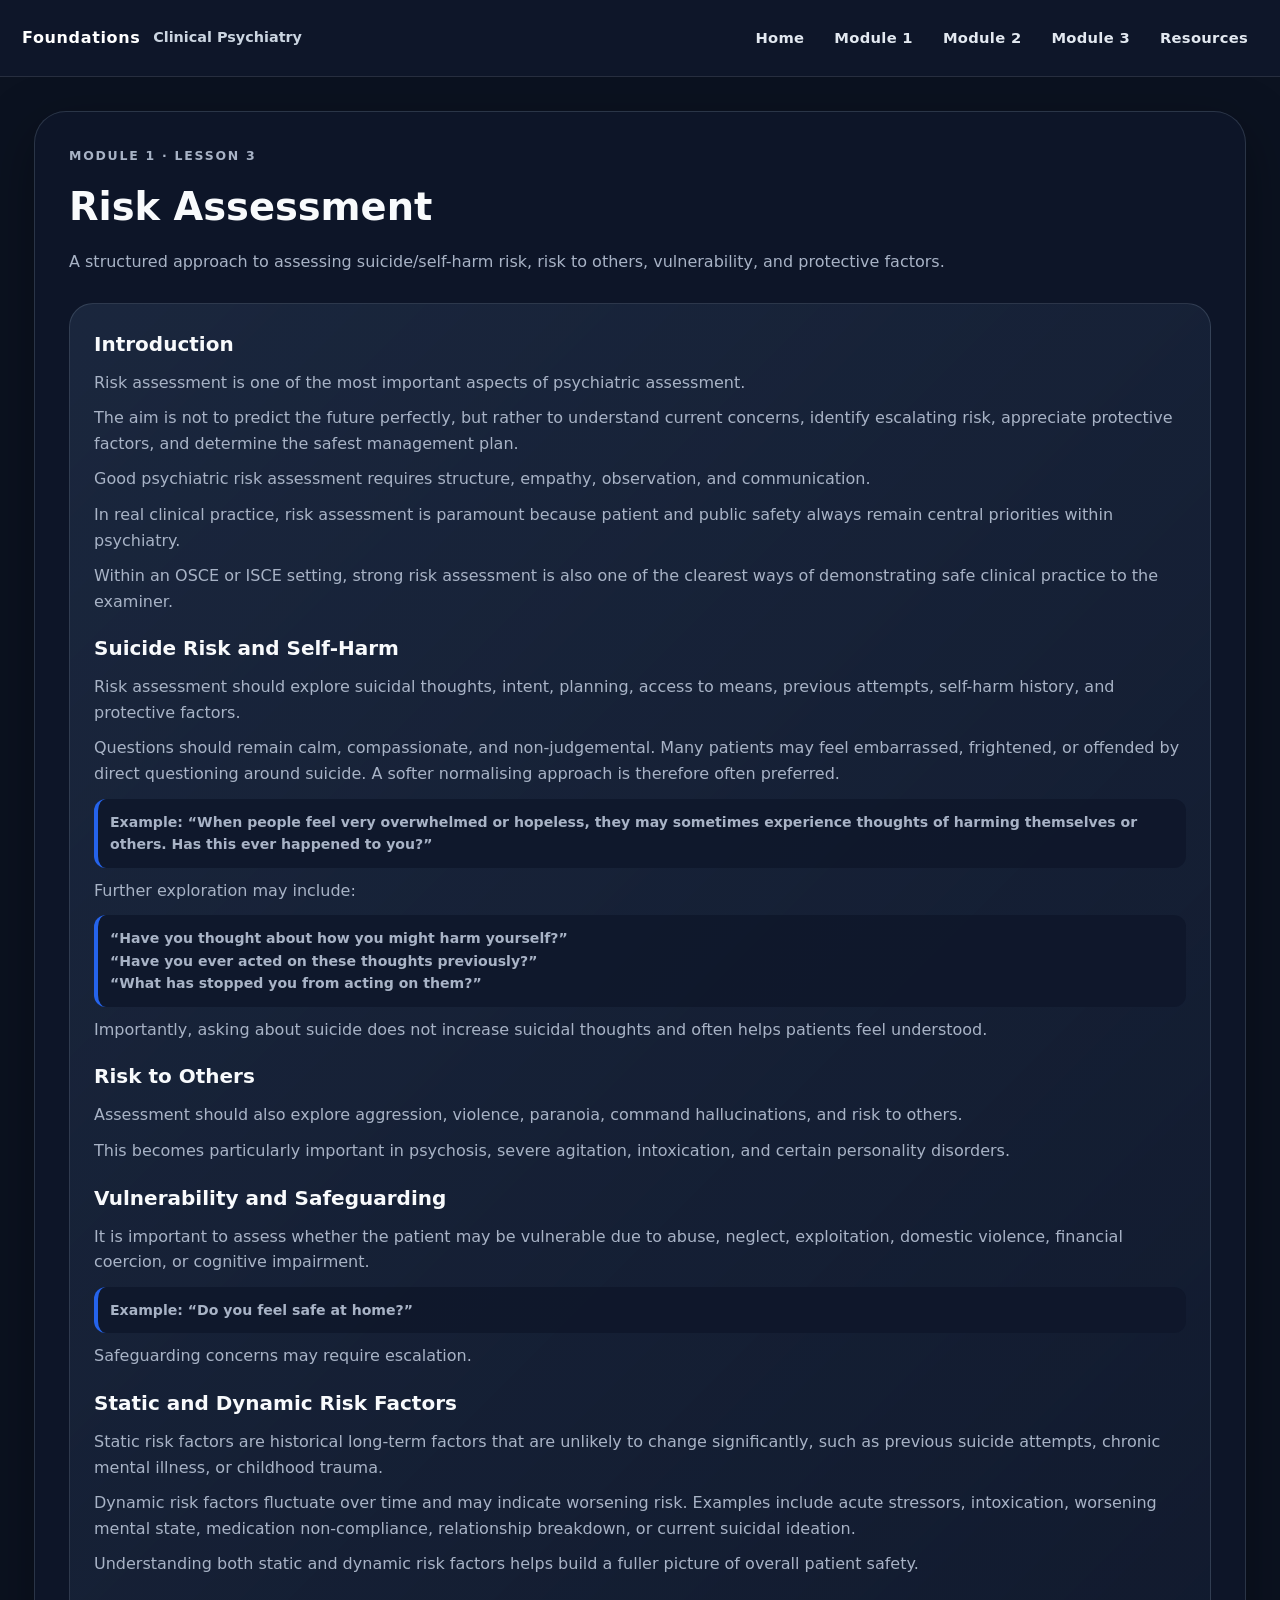
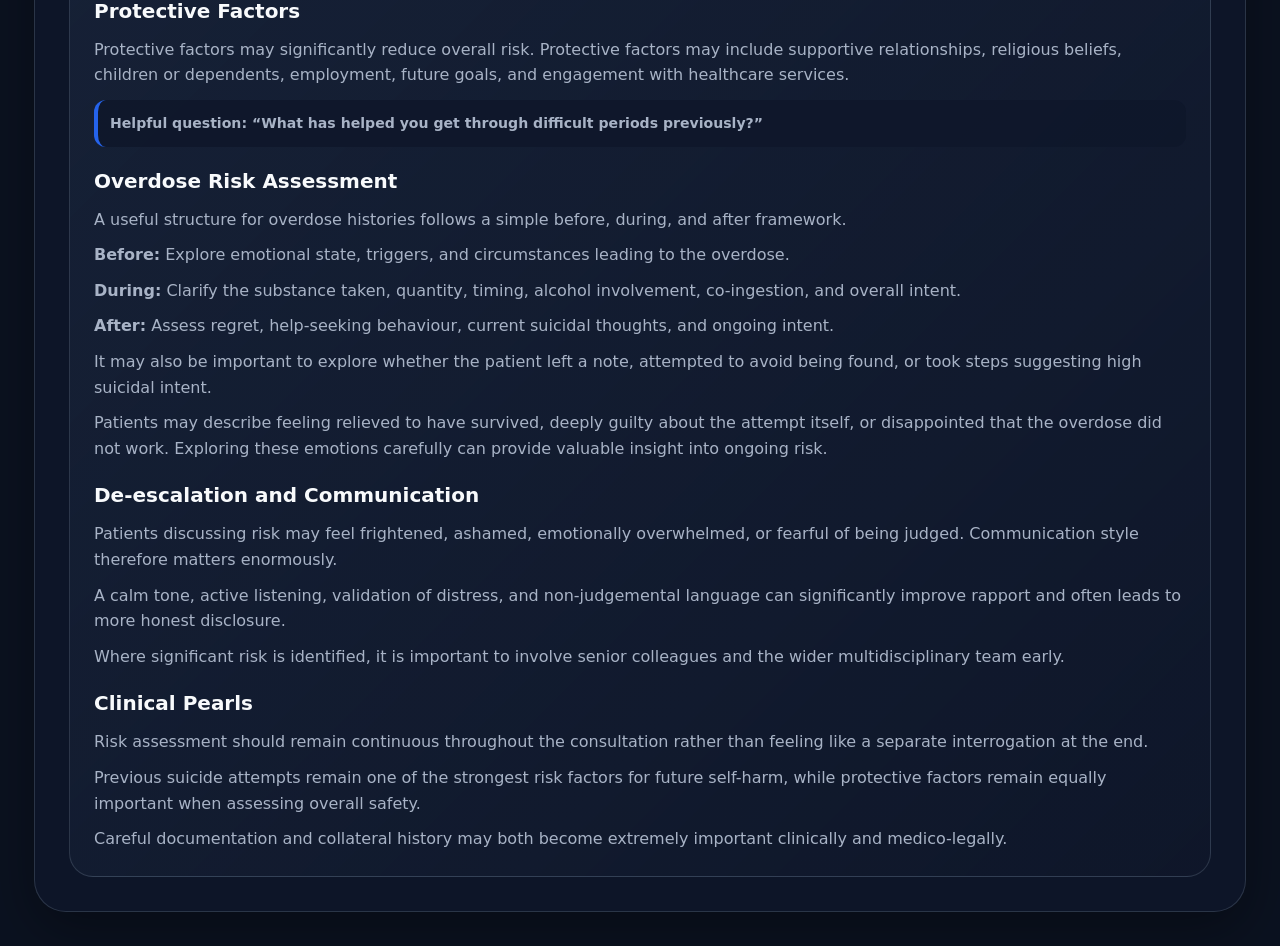
<file: lesson3.html>
<!DOCTYPE html>
<html lang="en">
<head>
  <meta charset="UTF-8" />
  <meta name="viewport" content="width=device-width, initial-scale=1.0" />
  <title>Lesson 3: Risk Assessment</title>
  <link rel="stylesheet" href="style.css" />
</head>

<body>
  <div class="app-layout">
    <div id="top"></div>
    <header class="topbar">
      <div class="topbar-inner">
        <a class="topbar-brand" href="index.html#top" aria-label="Go to home">
          <span class="topbar-brand-title">Foundations</span>
          <span class="topbar-brand-subtitle">Clinical Psychiatry</span>
        </a>

        <nav class="top-nav" aria-label="Primary navigation">
          <a class="nav-link" href="index.html#top">Home</a>

          <div class="nav-dropdown">
            <button class="nav-link nav-trigger" type="button">Module 1</button>
            <div class="nav-menu" role="menu">
              <a role="menuitem" href="index.html#module1">Overview</a>
              <a role="menuitem" href="lesson1.html">Lesson 1: History</a>
              <a role="menuitem" href="lesson2.html">Lesson 2: MSE</a>
              <a role="menuitem" href="lesson3.html">Lesson 3: Risk</a>
              <a role="menuitem" href="lesson4.html">Lesson 4: Capacity &amp; Safeguarding</a>
            </div>
          </div>

          <div class="nav-dropdown">
            <button class="nav-link nav-trigger" type="button">Module 2</button>
            <div class="nav-menu" role="menu">
              <a role="menuitem" href="index.html#module2">Overview</a>
              <a role="menuitem" href="guide-depression.html">Depression</a>
              <a role="menuitem" href="guide-psychosis.html">Psychosis</a>
              <a role="menuitem" href="guide-mania.html">Mania</a>
              <a role="menuitem" href="guide-delirium.html">Delirium</a>
              <a role="menuitem" href="guide-overdose.html">Overdose</a>
            </div>
          </div>

          <div class="nav-dropdown align-right">
            <button class="nav-link nav-trigger" type="button">Module 3</button>
            <div class="nav-menu" role="menu">
              <a role="menuitem" href="index.html#module3">SBA Questions</a>
            </div>
          </div>

          <a class="nav-link" href="index.html#resources">Resources</a>
        </nav>
      </div>
    </header>

    <main class="course-main lesson-page">
      <section class="module-section" style="margin-top: 0;">
        <div class="module-header">
          <p class="eyebrow">Module 1 &middot; Lesson 3</p>
          <h2>Risk Assessment</h2>
          <p>
            A structured approach to assessing suicide/self-harm risk, risk to others, vulnerability,
            and protective factors.
          </p>
        </div>

        <div class="lesson-grid">
          <article class="lesson-card lesson-doc">
            <h3>Introduction</h3>
            <p>
              Risk assessment is one of the most important aspects of psychiatric assessment.
            </p>
            <p>
              The aim is not to predict the future perfectly, but rather to understand current
              concerns, identify escalating risk, appreciate protective factors, and determine the
              safest management plan.
            </p>
            <p>
              Good psychiatric risk assessment requires structure, empathy, observation, and
              communication.
            </p>
            <p>
              In real clinical practice, risk assessment is paramount because patient and public
              safety always remain central priorities within psychiatry.
            </p>
            <p>
              Within an OSCE or ISCE setting, strong risk assessment is also one of the clearest
              ways of demonstrating safe clinical practice to the examiner.
            </p>

            <h3>Suicide Risk and Self-Harm</h3>
            <p>
              Risk assessment should explore suicidal thoughts, intent, planning, access to means,
              previous attempts, self-harm history, and protective factors.
            </p>
            <p>
              Questions should remain calm, compassionate, and non-judgemental. Many patients may
              feel embarrassed, frightened, or offended by direct questioning around suicide.
              A softer normalising approach is therefore often preferred.
            </p>
            <div class="prompt-box"><strong>Example:</strong> &ldquo;When people feel very overwhelmed or hopeless, they may sometimes experience thoughts of harming themselves or others. Has this ever happened to you?&rdquo;</div>
            <p>Further exploration may include:</p>
            <div class="prompt-box">
              &ldquo;Have you thought about how you might harm yourself?&rdquo;<br />
              &ldquo;Have you ever acted on these thoughts previously?&rdquo;<br />
              &ldquo;What has stopped you from acting on them?&rdquo;
            </div>
            <p>
              Importantly, asking about suicide does not increase suicidal thoughts and often helps
              patients feel understood.
            </p>

            <h3>Risk to Others</h3>
            <p>
              Assessment should also explore aggression, violence, paranoia, command
              hallucinations, and risk to others.
            </p>
            <p>
              This becomes particularly important in psychosis, severe agitation, intoxication,
              and certain personality disorders.
            </p>

            <h3>Vulnerability and Safeguarding</h3>
            <p>
              It is important to assess whether the patient may be vulnerable due to abuse,
              neglect, exploitation, domestic violence, financial coercion, or cognitive impairment.
            </p>
            <div class="prompt-box"><strong>Example:</strong> &ldquo;Do you feel safe at home?&rdquo;</div>
            <p>
              Safeguarding concerns may require escalation.
            </p>

            <h3>Static and Dynamic Risk Factors</h3>
            <p>
              Static risk factors are historical long-term factors that are unlikely to change
              significantly, such as previous suicide attempts, chronic mental illness, or childhood
              trauma.
            </p>
            <p>
              Dynamic risk factors fluctuate over time and may indicate worsening risk. Examples
              include acute stressors, intoxication, worsening mental state, medication
              non-compliance, relationship breakdown, or current suicidal ideation.
            </p>
            <p>
              Understanding both static and dynamic risk factors helps build a fuller picture of
              overall patient safety.
            </p>

            <h3>Protective Factors</h3>
            <p>
              Protective factors may significantly reduce overall risk. Protective factors may
              include supportive relationships, religious beliefs, children or dependents,
              employment, future goals, and engagement with healthcare services.
            </p>
            <div class="prompt-box"><strong>Helpful question:</strong> &ldquo;What has helped you get through difficult periods previously?&rdquo;</div>

            <h3>Overdose Risk Assessment</h3>
            <p>
              A useful structure for overdose histories follows a simple before, during, and after
              framework.
            </p>
            <p><strong>Before:</strong> Explore emotional state, triggers, and circumstances leading to the overdose.</p>
            <p><strong>During:</strong> Clarify the substance taken, quantity, timing, alcohol involvement, co-ingestion, and overall intent.</p>
            <p><strong>After:</strong> Assess regret, help-seeking behaviour, current suicidal thoughts, and ongoing intent.</p>
            <p>
              It may also be important to explore whether the patient left a note, attempted to
              avoid being found, or took steps suggesting high suicidal intent.
            </p>
            <p>
              Patients may describe feeling relieved to have survived, deeply guilty about the
              attempt itself, or disappointed that the overdose did not work. Exploring these
              emotions carefully can provide valuable insight into ongoing risk.
            </p>

            <h3>De-escalation and Communication</h3>
            <p>
              Patients discussing risk may feel frightened, ashamed, emotionally overwhelmed, or
              fearful of being judged. Communication style therefore matters enormously.
            </p>
            <p>
              A calm tone, active listening, validation of distress, and non-judgemental language
              can significantly improve rapport and often leads to more honest disclosure.
            </p>
            <p>
              Where significant risk is identified, it is important to involve senior colleagues
              and the wider multidisciplinary team early.
            </p>

            <h3>Clinical Pearls</h3>
            <p>
              Risk assessment should remain continuous throughout the consultation rather than
              feeling like a separate interrogation at the end.
            </p>
            <p>
              Previous suicide attempts remain one of the strongest risk factors for future
              self-harm, while protective factors remain equally important when assessing overall
              safety.
            </p>
            <p>
              Careful documentation and collateral history may both become extremely important
              clinically and medico-legally.
            </p>
          </article>
        </div>
      </section>
    </main>
  </div>

  <script src="script.js"></script>
</body>
</html>
</file>
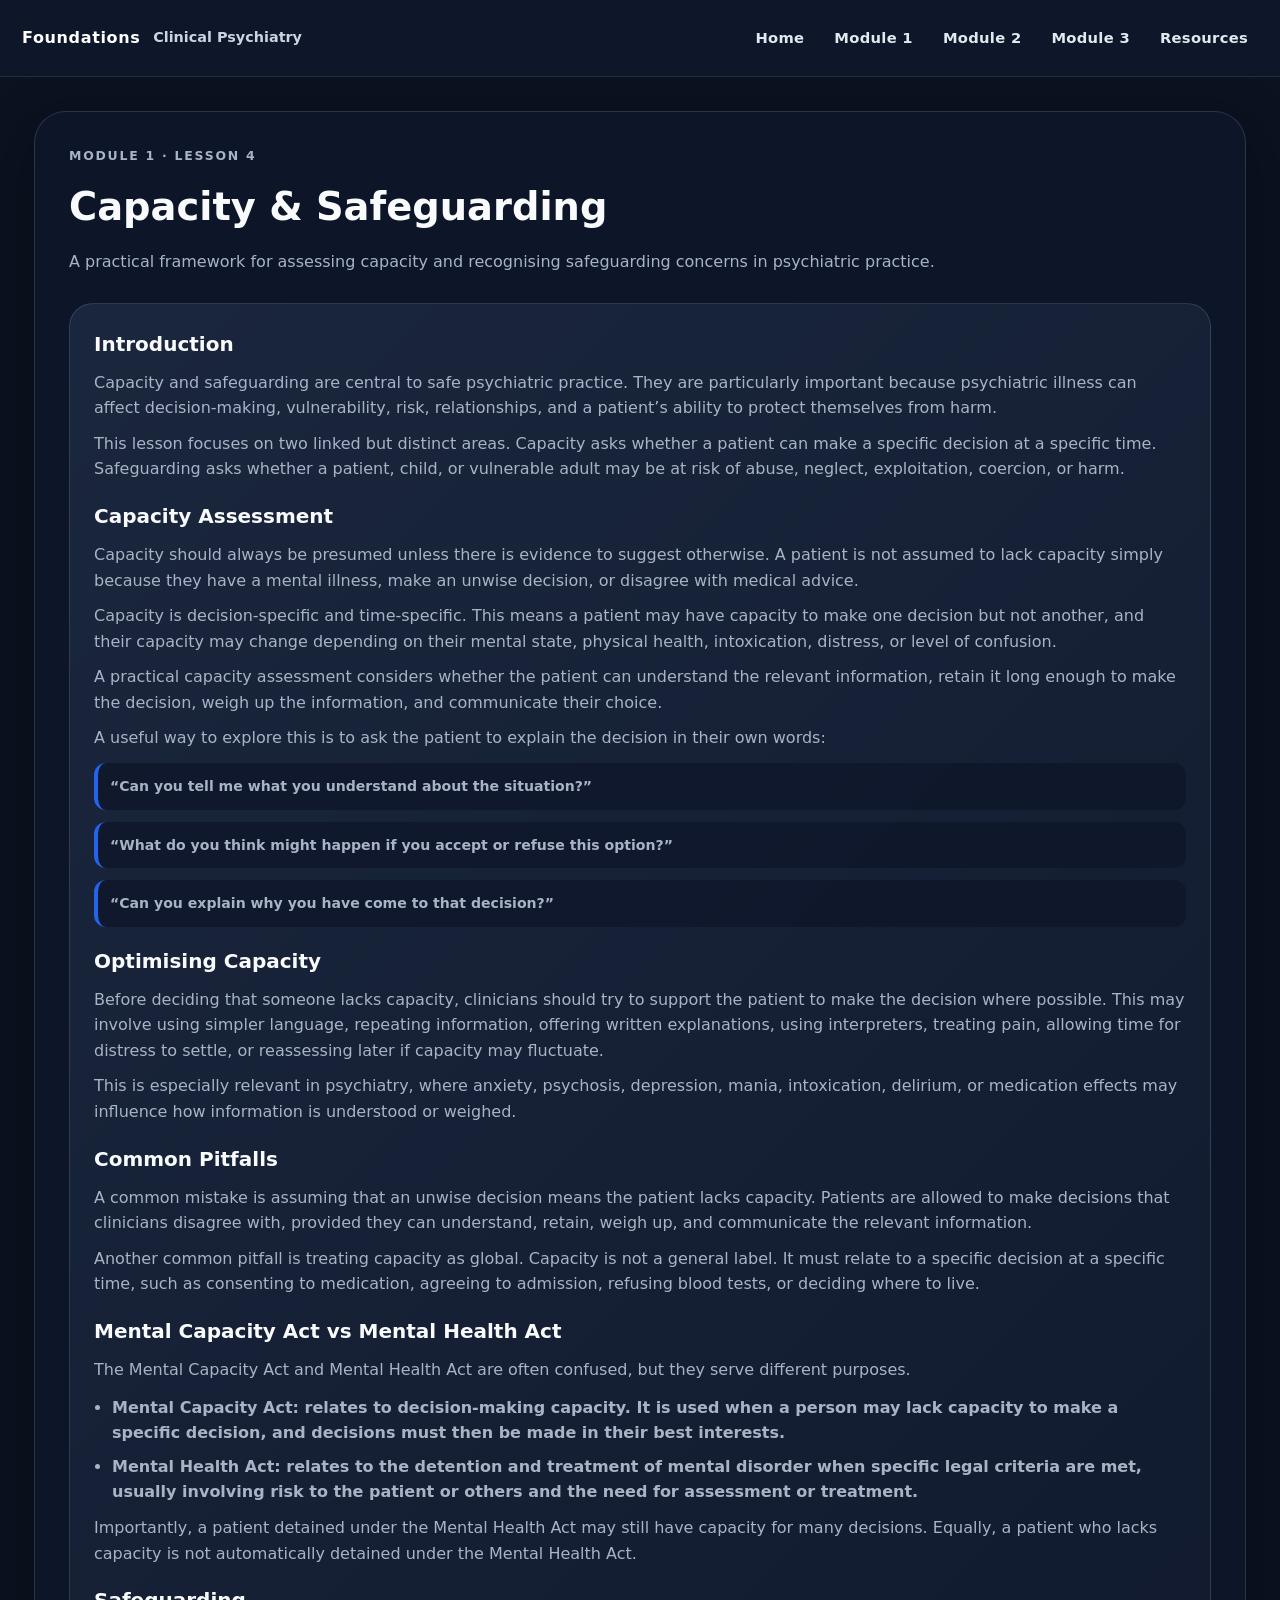
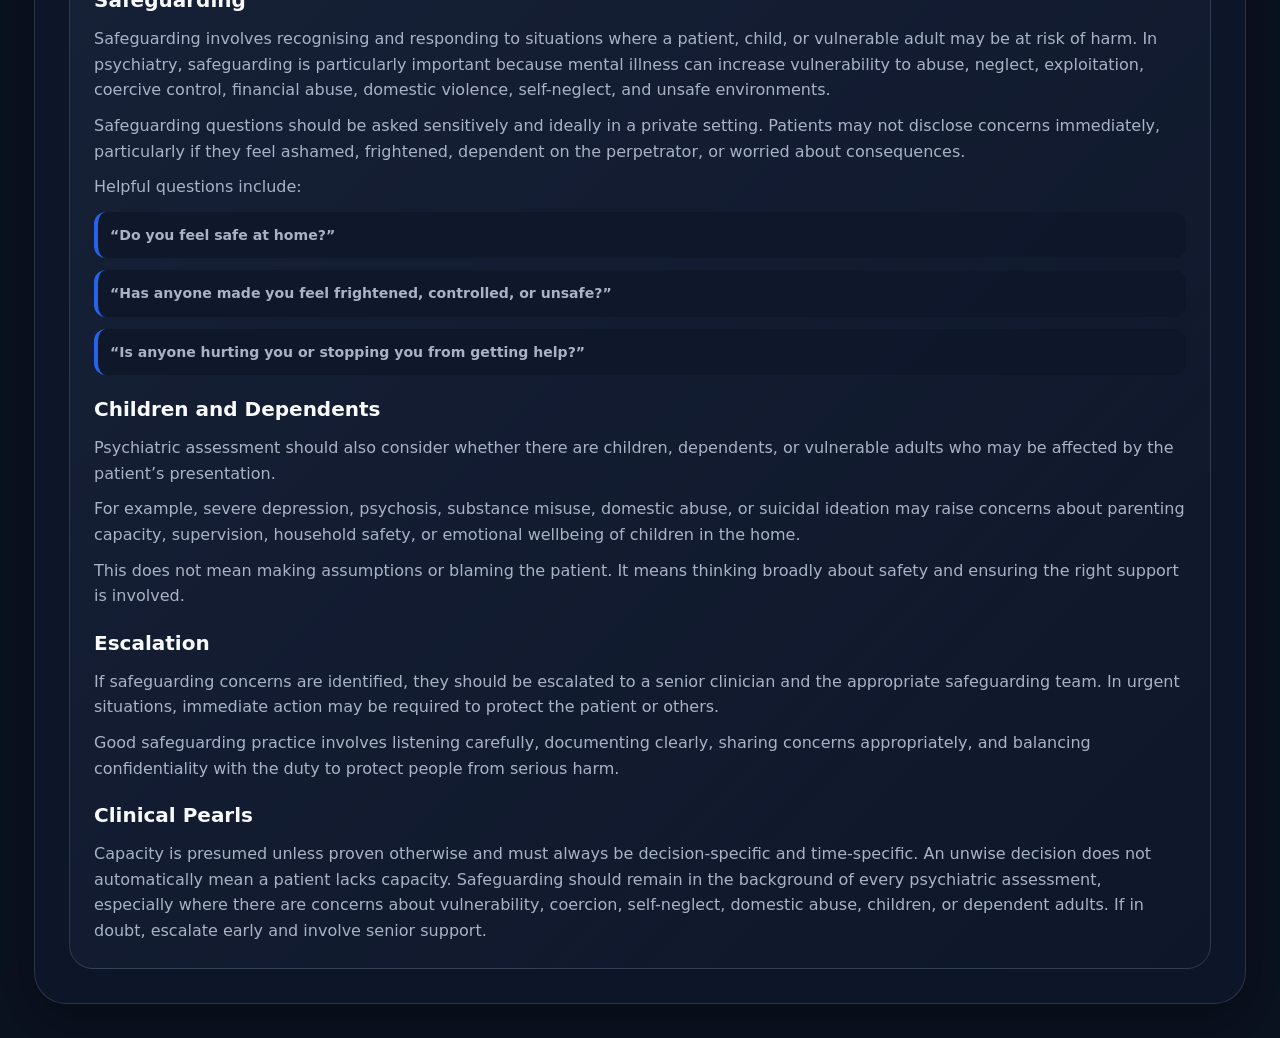
<file: lesson4.html>
<!DOCTYPE html>
<html lang="en">
<head>
  <meta charset="UTF-8" />
  <meta name="viewport" content="width=device-width, initial-scale=1.0" />
  <title>Lesson 4: Capacity &amp; Safeguarding</title>
  <link rel="stylesheet" href="style.css" />
</head>

<body>
  <div class="app-layout">
    <div id="top"></div>
    <header class="topbar">
      <div class="topbar-inner">
        <a class="topbar-brand" href="index.html#top" aria-label="Go to home">
          <span class="topbar-brand-title">Foundations</span>
          <span class="topbar-brand-subtitle">Clinical Psychiatry</span>
        </a>

        <nav class="top-nav" aria-label="Primary navigation">
          <a class="nav-link" href="index.html#top">Home</a>

          <div class="nav-dropdown">
            <button class="nav-link nav-trigger" type="button">Module 1</button>
            <div class="nav-menu" role="menu">
              <a role="menuitem" href="index.html#module1">Overview</a>
              <a role="menuitem" href="lesson1.html">Lesson 1: History</a>
              <a role="menuitem" href="lesson2.html">Lesson 2: MSE</a>
              <a role="menuitem" href="lesson3.html">Lesson 3: Risk</a>
              <a role="menuitem" href="lesson4.html">Lesson 4: Capacity &amp; Safeguarding</a>
            </div>
          </div>

          <div class="nav-dropdown">
            <button class="nav-link nav-trigger" type="button">Module 2</button>
            <div class="nav-menu" role="menu">
              <a role="menuitem" href="index.html#module2">Overview</a>
              <a role="menuitem" href="guide-depression.html">Depression</a>
              <a role="menuitem" href="guide-psychosis.html">Psychosis</a>
              <a role="menuitem" href="guide-mania.html">Mania</a>
              <a role="menuitem" href="guide-delirium.html">Delirium</a>
              <a role="menuitem" href="guide-overdose.html">Overdose</a>
            </div>
          </div>

          <div class="nav-dropdown align-right">
            <button class="nav-link nav-trigger" type="button">Module 3</button>
            <div class="nav-menu" role="menu">
              <a role="menuitem" href="index.html#module3">SBA Questions</a>
            </div>
          </div>

          <a class="nav-link" href="index.html#resources">Resources</a>
        </nav>
      </div>
    </header>

    <main class="course-main lesson-page">
      <section class="module-section" style="margin-top: 0;">
        <div class="module-header">
          <p class="eyebrow">Module 1 &middot; Lesson 4</p>
          <h2>Capacity &amp; Safeguarding</h2>
          <p>
            A practical framework for assessing capacity and recognising safeguarding concerns in
            psychiatric practice.
          </p>
        </div>

        <div class="lesson-grid">
          <article class="lesson-card lesson-doc">
            <h3>Introduction</h3>
            <p>
              Capacity and safeguarding are central to safe psychiatric practice. They are particularly
              important because psychiatric illness can affect decision-making, vulnerability, risk,
              relationships, and a patient&rsquo;s ability to protect themselves from harm.
            </p>
            <p>
              This lesson focuses on two linked but distinct areas. Capacity asks whether a patient can
              make a specific decision at a specific time. Safeguarding asks whether a patient, child,
              or vulnerable adult may be at risk of abuse, neglect, exploitation, coercion, or harm.
            </p>

            <h3>Capacity Assessment</h3>
            <p>
              Capacity should always be presumed unless there is evidence to suggest otherwise. A
              patient is not assumed to lack capacity simply because they have a mental illness, make an
              unwise decision, or disagree with medical advice.
            </p>
            <p>
              Capacity is decision-specific and time-specific. This means a patient may have capacity to
              make one decision but not another, and their capacity may change depending on their mental
              state, physical health, intoxication, distress, or level of confusion.
            </p>
            <p>
              A practical capacity assessment considers whether the patient can understand the relevant
              information, retain it long enough to make the decision, weigh up the information, and
              communicate their choice.
            </p>
            <p>
              A useful way to explore this is to ask the patient to explain the decision in their own
              words:
            </p>
            <div class="prompt-box">&ldquo;Can you tell me what you understand about the situation?&rdquo;</div>
            <div class="prompt-box">&ldquo;What do you think might happen if you accept or refuse this option?&rdquo;</div>
            <div class="prompt-box">&ldquo;Can you explain why you have come to that decision?&rdquo;</div>

            <h3>Optimising Capacity</h3>
            <p>
              Before deciding that someone lacks capacity, clinicians should try to support the patient
              to make the decision where possible. This may involve using simpler language, repeating
              information, offering written explanations, using interpreters, treating pain, allowing
              time for distress to settle, or reassessing later if capacity may fluctuate.
            </p>
            <p>
              This is especially relevant in psychiatry, where anxiety, psychosis, depression, mania,
              intoxication, delirium, or medication effects may influence how information is understood
              or weighed.
            </p>

            <h3>Common Pitfalls</h3>
            <p>
              A common mistake is assuming that an unwise decision means the patient lacks capacity.
              Patients are allowed to make decisions that clinicians disagree with, provided they can
              understand, retain, weigh up, and communicate the relevant information.
            </p>
            <p>
              Another common pitfall is treating capacity as global. Capacity is not a general label. It
              must relate to a specific decision at a specific time, such as consenting to medication,
              agreeing to admission, refusing blood tests, or deciding where to live.
            </p>

            <h3>Mental Capacity Act vs Mental Health Act</h3>
            <p>
              The Mental Capacity Act and Mental Health Act are often confused, but they serve
              different purposes.
            </p>
            <ul class="lesson-list">
              <li>
                <strong>Mental Capacity Act:</strong> relates to decision-making capacity. It is used when a
                person may lack capacity to make a specific decision, and decisions must then be made in
                their best interests.
              </li>
              <li>
                <strong>Mental Health Act:</strong> relates to the detention and treatment of mental disorder
                when specific legal criteria are met, usually involving risk to the patient or others and
                the need for assessment or treatment.
              </li>
            </ul>
            <p>
              Importantly, a patient detained under the Mental Health Act may still have capacity for
              many decisions. Equally, a patient who lacks capacity is not automatically detained under
              the Mental Health Act.
            </p>

            <h3>Safeguarding</h3>
            <p>
              Safeguarding involves recognising and responding to situations where a patient, child, or
              vulnerable adult may be at risk of harm. In psychiatry, safeguarding is particularly
              important because mental illness can increase vulnerability to abuse, neglect,
              exploitation, coercive control, financial abuse, domestic violence, self-neglect, and
              unsafe environments.
            </p>
            <p>
              Safeguarding questions should be asked sensitively and ideally in a private setting.
              Patients may not disclose concerns immediately, particularly if they feel ashamed,
              frightened, dependent on the perpetrator, or worried about consequences.
            </p>
            <p>
              Helpful questions include:
            </p>
            <div class="prompt-box">&ldquo;Do you feel safe at home?&rdquo;</div>
            <div class="prompt-box">&ldquo;Has anyone made you feel frightened, controlled, or unsafe?&rdquo;</div>
            <div class="prompt-box">&ldquo;Is anyone hurting you or stopping you from getting help?&rdquo;</div>

            <h3>Children and Dependents</h3>
            <p>
              Psychiatric assessment should also consider whether there are children, dependents, or
              vulnerable adults who may be affected by the patient&rsquo;s presentation.
            </p>
            <p>
              For example, severe depression, psychosis, substance misuse, domestic abuse, or suicidal
              ideation may raise concerns about parenting capacity, supervision, household safety, or
              emotional wellbeing of children in the home.
            </p>
            <p>
              This does not mean making assumptions or blaming the patient. It means thinking broadly
              about safety and ensuring the right support is involved.
            </p>

            <h3>Escalation</h3>
            <p>
              If safeguarding concerns are identified, they should be escalated to a senior clinician
              and the appropriate safeguarding team. In urgent situations, immediate action may be
              required to protect the patient or others.
            </p>
            <p>
              Good safeguarding practice involves listening carefully, documenting clearly, sharing
              concerns appropriately, and balancing confidentiality with the duty to protect people from
              serious harm.
            </p>

            <h3>Clinical Pearls</h3>
            <p>
              Capacity is presumed unless proven otherwise and must always be decision-specific and
              time-specific. An unwise decision does not automatically mean a patient lacks capacity.
              Safeguarding should remain in the background of every psychiatric assessment, especially
              where there are concerns about vulnerability, coercion, self-neglect, domestic abuse,
              children, or dependent adults. If in doubt, escalate early and involve senior support.
            </p>
          </article>
        </div>
      </section>
    </main>
  </div>

  <script src="script.js"></script>
</body>
</html>
</file>
<file: style.css>
* {
  margin: 0;
  padding: 0;
  box-sizing: border-box;
  transition: all 0.22s ease;
}

html {
  scroll-behavior: smooth;
  scroll-padding-top: 124px;
}

:root {
  color-scheme: dark;
  --bg: #0b1220;
  --surface: #0f172a;
  --surface-2: #111c31;
  --surface-soft: rgba(148, 163, 184, 0.08);
  --text: #e5e7eb;
  --text-strong: #f8fafc;
  --muted: #a8b3c6;
  --muted-2: #94a3b8;
  --border: rgba(148, 163, 184, 0.22);
  --border-2: rgba(148, 163, 184, 0.32);
  --accent: #2563eb;
  --accent-muted: #93c5fd;
  --shadow: 0 18px 55px rgba(0, 0, 0, 0.35);
}

body {
  font-family: Inter, system-ui, -apple-system, BlinkMacSystemFont, "Segoe UI", sans-serif;
  background: var(--bg);
  color: var(--text);
  line-height: 1.6;
}

body.home-page {
  --bg: #07112a;
  --surface: #0d1f3c;
  --surface-2: #1a2f52;
  --surface-soft: rgba(255, 255, 255, 0.04);
  --text: #fafafa;
  --text-strong: #fafafa;
  --muted: #c3923e;
  --muted-2: #bb8e47;
  --border: rgba(195, 146, 62, 0.15);
  --border-2: rgba(195, 146, 62, 0.30);
  --accent: #c3923e;
  --accent-muted: #c3923e;
  --shadow: 0 24px 70px rgba(0, 0, 0, 0.38);
  position: relative;
  overflow-x: hidden;
}

body.home-page::before,
body.home-page::after {
  content: "";
  position: fixed;
  inset: auto;
  pointer-events: none;
  z-index: 0;
  border-radius: 999px;
  filter: blur(20px);
}

body.home-page::before {
  width: 44rem;
  height: 44rem;
  top: -14rem;
  right: -12rem;
  background: radial-gradient(circle, rgba(7, 17, 42, 0.22), transparent 66%);
}

body.home-page::after {
  width: 34rem;
  height: 34rem;
  left: -14rem;
  top: 24rem;
  background: radial-gradient(circle, rgba(255, 255, 255, 0.06), transparent 66%);
}

.home-page .app-layout {
  position: relative;
  z-index: 1;
}

.app-layout {
  display: grid;
  grid-template-columns: 1fr;
  min-height: 100vh;
}

.home-page .topbar {
  position: fixed;
  top: 0;
  left: 0;
  right: 0;
  min-height: 100px;
  background: rgba(7, 17, 42, 0.95);
  backdrop-filter: blur(12px);
  border-bottom: 2px solid rgba(195, 146, 62, 0.2);
}

.home-page .topbar-inner {
  width: 100%;
  max-width: none;
  margin: 0 auto;
  height: 100%;
  padding: 0 1.5rem;
  display: flex;
  align-items: center;
  justify-content: space-between;
}

.home-page .logo {
  display: flex;
  align-items: center;
  gap: 0.8rem;
  text-decoration: none;
  max-width: none;
  overflow: visible;
  flex-shrink: 0;
}

.home-page .logo img {
  display: block;
  width: auto;
  height: 120px;
  object-fit: contain;
  filter: drop-shadow(0 10px 24px rgba(0, 0, 0, 0.35));
  flex-shrink: 0;
}

.home-page .logo-text {
  display: grid;
  gap: 0;
  font-family: "Playfair Display", "Inter", system-ui, -apple-system, BlinkMacSystemFont, sans-serif;
  font-weight: 700;
  letter-spacing: 0.02em;
  text-transform: none;
  font-size: 1.45rem;
  line-height: 1.1;
  color: #fafafa;
  white-space: nowrap;
}

.home-page .topbar-brand,
.home-page .topbar-logo,
.home-page .topbar-brand-text,
.home-page .topbar-brand-title,
.home-page .topbar-brand-subtitle {
  display: none;
}

.home-page .nav-link {
  color: #e5e7eb;
  font-family: Inter, system-ui, sans-serif;
}

.home-page .nav-link::after {
  background: rgba(239, 209, 132, 0.96);
}

.home-page .nav-menu {
  background: rgba(7, 17, 42, 0.98);
  border-color: rgba(195, 146, 62, 0.15);
}

.home-page .nav-menu a {
  color: #d4dceb;
}

.home-page .nav-menu a:hover,
.home-page .nav-menu a.active {
  background: rgba(195, 146, 62, 0.12);
  border-color: rgba(195, 146, 62, 0.18);
  color: var(--text-strong);
}

.topbar {
  position: sticky;
  top: 0;
  z-index: 50;
  background: rgba(15, 23, 42, 0.96);
  backdrop-filter: blur(10px);
  border-bottom: 1px solid rgba(255, 255, 255, 0.1);
}

.topbar-inner {
  display: flex;
  align-items: center;
  justify-content: space-between;
  gap: 18px;
  padding: 16px 22px;
}

.topbar-brand {
  color: white;
  text-decoration: none;
  display: flex;
  gap: 0.8rem;
  align-items: center;
}

.topbar-logo {
  width: 0;
  height: 0;
  overflow: hidden;
}

.topbar-brand-title {
  font-weight: 900;
  letter-spacing: 0.04em;
}

.topbar-brand-subtitle {
  color: #cbd5e1;
  font-size: 0.9rem;
  font-weight: 700;
}

.top-nav {
  display: flex;
  align-items: center;
  gap: 10px;
  flex-wrap: wrap;
  justify-content: flex-end;
  margin-left: auto;
}

.nav-link {
  color: #e2e8f0;
  text-decoration: none;
  padding: 10px 10px;
  font-weight: 900;
  font-size: 0.92rem;
  background: transparent;
  border: none;
  position: relative;
  letter-spacing: 0.02em;
}

.nav-link::after {
  content: "";
  position: absolute;
  left: 10px;
  right: 10px;
  bottom: 6px;
  height: 2px;
  background: rgba(255,255,255,0.85);
  transform: scaleX(0);
  transform-origin: left;
  transition: transform 180ms ease;
}

.nav-link:hover,
.nav-link.active {
  color: white;
}

.nav-link:hover::after,
.nav-link.active::after {
  transform: scaleX(1);
}

.nav-trigger {
  cursor: pointer;
}

button.nav-link {
  border: none;
  color: #e2e8f0;
  font: inherit;
  font-weight: 900;
  font-size: 0.92rem;
}

button.nav-link:focus-visible,
.nav-link:focus-visible {
  outline: 3px solid rgba(255, 255, 255, 0.18);
  outline-offset: 4px;
}

.nav-dropdown {
  position: relative;
}

.nav-menu {
  position: absolute;
  left: 0;
  top: 100%;
  margin-top: 6px;
  min-width: 260px;
  max-width: min(360px, calc(100vw - 28px));
  background: rgba(15, 23, 42, 0.98);
  border: 1px solid rgba(255,255,255,0.14);
  border-radius: 18px;
  padding: 10px;
  box-shadow: 0 22px 70px rgba(15, 23, 42, 0.42);
  overflow: hidden;
  z-index: 50;
  opacity: 0;
  visibility: hidden;
  transform: translateY(-4px);
  transition: opacity 140ms ease, transform 140ms ease, visibility 0s linear 300ms;
}

.nav-menu::before {
  content: "";
  position: absolute;
  left: 0;
  right: 0;
  top: -16px;
  height: 16px;
  background: transparent;
}

.nav-dropdown.align-right .nav-menu {
  left: auto;
  right: 0;
}

.nav-dropdown:hover .nav-menu,
.nav-dropdown:focus-within .nav-menu {
  opacity: 1;
  visibility: visible;
  transform: translateY(0);
  transition: opacity 140ms ease, transform 140ms ease, visibility 0s;
}

.nav-menu a {
  display: block;
  padding: 10px 12px;
  border-radius: 14px;
  color: #cbd5e1;
  text-decoration: none;
  font-weight: 800;
  border: 1px solid transparent;
}

.nav-menu a:hover,
.nav-menu a.active {
  background: rgba(255,255,255,0.08);
  color: white;
  border-color: rgba(255,255,255,0.12);
}

.course-main {
  padding: 34px;
}

.home-page .course-main {
  max-width: 1100px;
  margin: 0 auto;
  padding: 140px 24px 48px;
}

.course-hero {
  background: transparent;
  border: none;
  border-radius: 0;
  padding: 10px 0 0;
  display: grid;
  grid-template-columns: 1fr;
  gap: 12px;
  box-shadow: none;
  text-align: center;
}

.home-page .course-hero {
  padding: 18px 0 34px;
}

.home-page .hero-copy {
  display: grid;
  gap: 18px;
  justify-items: center;
  max-width: 780px;
  margin: 0 auto;
}

.eyebrow {
  text-transform: uppercase;
  letter-spacing: 0.14em;
  color: var(--accent-muted);
  font-size: 0.78rem;
  font-weight: 900;
  margin-bottom: 10px;
}

.course-hero h1 {
  font-family: ui-serif, Cambria, Georgia, "Times New Roman", Times, serif;
  font-size: clamp(2.6rem, 4.6vw, 4.4rem);
  line-height: 1.02;
  margin: 2px 0 10px;
  color: var(--text-strong);
  letter-spacing: -0.02em;
}

.course-hero p {
  color: var(--muted);
  max-width: 720px;
  font-size: 1.05rem;
  margin-left: auto;
  margin-right: auto;
}

.home-page .course-hero h1 {
  max-width: 780px;
  margin: 0 auto;
  font-family: "Playfair Display", Inter, system-ui, serif;
  font-size: 3rem;
  font-weight: 700;
  line-height: 1.1;
  letter-spacing: -0.015em;
  color: #ffffff;
  text-align: center;
  margin: 0;
  text-wrap: balance;
  text-shadow: none;
}

.home-page .hero-blurb {
  max-width: 780px;
  margin: 0 auto;
  color: #c3923e;
  font-family: Inter, system-ui, sans-serif;
  text-align: center;
  font-size: 1rem;
}

@media (max-width: 700px) {
  .home-page .course-hero h1 {
    font-size: 2.2rem;
  }
}

.home-page .hero-actions {
  display: flex;
  flex-wrap: wrap;
  gap: 14px;
  justify-content: center;
  margin-top: 4px;
}

.home-page .logo {
  display: flex;
  align-items: center;
  gap: 0.8rem;
  text-decoration: none;
  max-width: none;
  overflow: visible;
  flex-shrink: 0;
}

.home-page .logo img {
  display: block;
  width: auto;
  height: 120px;
  object-fit: contain;
  filter: drop-shadow(0 10px 24px rgba(0, 0, 0, 0.35));
  flex-shrink: 0;
}

.home-page .logo-text {
  font-family: "Playfair Display", "Inter", system-ui, -apple-system, BlinkMacSystemFont, sans-serif;
  font-weight: 700;
  letter-spacing: 0.02em;
  text-transform: none;
  font-size: 1.45rem;
  line-height: 1.1;
  color: #fafafa;
  white-space: nowrap;
}

.home-page .topbar-brand,
.home-page .topbar-logo,
.home-page .topbar-brand-text,
.home-page .topbar-brand-title,
.home-page .topbar-brand-subtitle {
  display: none;
}

.home-page .mini-quiz .ssba-submit {
  background: linear-gradient(135deg, #c3923e, #bb8e47);
  color: #030c25;
  text-decoration: none;
  max-width: none;
  overflow: visible;
  flex-shrink: 0;
  font-weight: 700;
  font-size: 1.08rem;
}

.hero-blurb {
  max-width: 820px;
}

.progress-wrap {
  margin-top: 30px;
  max-width: 480px;
}

.progress-label {
  display: flex;
  justify-content: space-between;
  margin-bottom: 10px;
  font-weight: 800;
}

.progress-bar {
  height: 12px;
  background: rgba(148, 163, 184, 0.18);
  border-radius: 999px;
  overflow: hidden;
}

.progress-bar div {
  height: 100%;
  width: 35%;
  background: var(--accent);
  border-radius: 999px;
}

.continue-card {
  background: #0f172a;
  color: white;
  border-radius: 28px;
  padding: 28px;
  align-self: stretch;
  box-shadow: 0 18px 45px rgba(15, 23, 42, 0.18);
}

.continue-card:hover {
  transform: translateY(-4px);
  box-shadow: 0 24px 60px rgba(15, 23, 42, 0.25);
}

.continue-card h3 {
  margin: 14px 0 10px;
}

.continue-card p {
  color: #cbd5e1;
}

.tag {
  display: inline-block;
  background: rgba(255,255,255,0.12);
  padding: 7px 12px;
  border-radius: 999px;
  font-size: 0.8rem;
  font-weight: 800;
}

.btn.primary {
  display: inline-block;
  margin-top: 20px;
  background: rgba(255, 255, 255, 0.08);
  color: var(--text-strong);
  border: 1px solid var(--border);
  padding: 12px 18px;
  border-radius: 999px;
  text-decoration: none;
  font-weight: 900;
}

.btn.primary:hover,
.lesson-card button:hover,
.lesson-action:hover {
  background: var(--accent);
  color: var(--text-strong);
  transform: translateY(-2px);
  box-shadow: 0 12px 25px rgba(37, 99, 235, 0.25);
}

.home-page .btn.primary:hover,
.home-page .mini-quiz .ssba-submit:hover {
  background: linear-gradient(135deg, #efd184, #c3923e);
  color: #030c25;
  box-shadow: 0 28px 70px rgba(195, 146, 62, 0.5);
  transform: translateY(-2px);
}

.home-page .btn.primary:active,
.home-page .mini-quiz .ssba-submit:active {
  transform: scale(0.98);
}

.overview-grid {
  margin-top: 34px;
  display: grid;
  grid-template-columns: repeat(3, 1fr);
  gap: 18px;
}

.home-page .overview-grid {
  grid-template-columns: repeat(3, minmax(0, 1fr));
  gap: 18px;
  max-width: 1100px;
  margin: 24px auto 0;
}

.overview-card {
  position: relative;
  display: block;
  background-color: var(--surface);
  background-image: linear-gradient(135deg, rgba(37, 99, 235, 0.22), var(--surface));
  border: 1px solid var(--border-2);
  border-radius: 26px;
  padding: 26px;
  padding-right: 96px;
  padding-bottom: 54px;
  box-shadow: var(--shadow);
  text-decoration: none;
  cursor: pointer;
  overflow: hidden;
  perspective: 900px;
}

.home-page .overview-card {
  min-height: 170px;
  padding: 1.5rem 1.6rem;
  background: linear-gradient(180deg, #1a2f52, #0d1f3c);
  border: 1px solid rgba(195, 146, 62, 0.30);
  border-radius: 1.1rem;
  box-shadow: 0 14px 40px rgba(15, 23, 42, 0.9);
}

.overview-card:hover {
  transform: translateY(-5px);
  box-shadow: 0 22px 70px rgba(0, 0, 0, 0.45);
}

.home-page .overview-card:hover {
  transform: translateY(-1px);
  box-shadow: 0 20px 45px rgba(195, 146, 62, 0.3);
  border-color: rgba(239, 209, 132, 0.8);
}

.overview-card:focus-visible {
  outline: 3px solid rgba(37, 99, 235, 0.45);
  outline-offset: 4px;
}

.overview-card span {
  display: inline-block;
  color: var(--accent-muted);
  font-weight: 900;
  font-size: 0.78rem;
  letter-spacing: 0.12em;
  text-transform: uppercase;
}

.home-page .overview-card span {
  font-size: 0.76rem;
  letter-spacing: 0.14em;
}

.overview-card h3 {
  margin: 12px 0;
  font-family: ui-serif, Cambria, Georgia, "Times New Roman", Times, serif;
  letter-spacing: -0.01em;
  line-height: 1.18;
  color: var(--text-strong);
}

.home-page .overview-card h3 {
  margin-top: 10px;
  font-size: 1.1rem;
  font-weight: 700;
}

.overview-card p {
  color: var(--muted);
}

.home-page .overview-card p {
  color: #c3923e;
  max-width: 18rem;
}

.home-page .overview-card.active {
  transform: translateY(-1px);
  border-color: rgba(239, 209, 132, 0.8);
  box-shadow: 0 20px 45px rgba(195, 146, 62, 0.3);
}

.home-page .corner-flap {
  display: none;
}

.corner-flap {
  position: absolute;
  bottom: 0;
  right: 0;
  width: 78px;
  height: 78px;
  background: linear-gradient(315deg, transparent 50%, rgba(148, 163, 184, 0.16) 50%);
  clip-path: polygon(100% 0, 100% 100%, 0 100%);
  transform-origin: bottom right;
  transform: rotate(0deg);
  transition: transform 240ms cubic-bezier(0.16, 1, 0.3, 1), filter 240ms ease;
  pointer-events: none;
  z-index: 1;
  will-change: transform;
}

.corner-flap::before {
  content: "";
  position: absolute;
  inset: 0;
  clip-path: polygon(100% 0, 100% 100%, 0 100%);
  background: linear-gradient(315deg, transparent 49%, rgba(255, 255, 255, 0.10) 50%, transparent 51%);
  opacity: 0.65;
}

.corner-flap::after {
  content: "";
  position: absolute;
  inset: 0;
  clip-path: polygon(100% 0, 100% 100%, 0 100%);
  background: linear-gradient(315deg, transparent 50%, rgba(37, 99, 235, 0.24) 50%);
  opacity: 0.35;
  transition: opacity 260ms ease;
}

.overview-card:hover .corner-flap,
.overview-card:focus-visible .corner-flap {
  animation: cornerPeel 620ms cubic-bezier(0.16, 1, 0.3, 1) forwards;
  filter: drop-shadow(0 18px 28px rgba(0, 0, 0, 0.45));
}

.overview-card:hover .corner-flap::after,
.overview-card:focus-visible .corner-flap::after {
  opacity: 0.9;
}

@keyframes cornerPeel {
  0% {
    transform: translate(0, 0) rotate(0) rotateX(0) rotateY(0);
  }
  60% {
    transform: translate(20px, 20px) rotate(16deg) rotateX(68deg) rotateY(-68deg);
  }
  100% {
    transform: translate(14px, 14px) rotate(12deg) rotateX(56deg) rotateY(-56deg);
  }
}

@media (prefers-reduced-motion: reduce) {
  .overview-card:hover .corner-flap,
  .overview-card:focus-visible .corner-flap {
    animation: none;
    transform: translate(12px, 12px) rotate(12deg);
  }
}

.overview-icon {
  position: absolute;
  right: 24px;
  top: 50%;
  transform: translateY(-50%);
  width: 56px;
  height: 56px;
  color: var(--accent-muted);
  opacity: 0.95;
  pointer-events: none;
}

.overview-icon path,
.overview-icon circle,
.overview-icon rect,
.overview-icon line,
.overview-icon polyline {
  fill: none;
  stroke: currentColor;
  stroke-width: 1.8;
  stroke-linecap: round;
  stroke-linejoin: round;
}

.module-section {
  margin-top: 34px;
  background: rgba(15, 23, 42, 0.86);
  border-radius: 32px;
  padding: 34px;
  border: 1px solid var(--border);
  box-shadow: var(--shadow);
}

.home-page .module-section {
  background: rgba(3, 12, 37, 0.7);
  border-color: rgba(195, 146, 62, 0.15);
}

.home-page .module-section[id^="module"] {
  display: none;
}

.home-page .module-section[id^="module"].is-open {
  display: block;
}

.home-page #modules,
.home-page .module-section {
  scroll-margin-top: 124px;
}

.module-header {
  max-width: 760px;
  margin-bottom: 28px;
}

.module-header h2 {
  font-size: 2.4rem;
  margin: 8px 0 12px;
  color: var(--text-strong);
}

.module-header p {
  color: var(--muted);
}

.lesson-grid {
  display: grid;
  grid-template-columns: repeat(3, 1fr);
  gap: 18px;
}

.lesson-card {
  border: 1px solid var(--border);
  border-radius: 24px;
  padding: 24px;
  background: linear-gradient(135deg, rgba(147, 197, 253, 0.10), rgba(15, 23, 42, 0.92));
}

.lesson-card:hover {
  transform: translateY(-6px);
  box-shadow: 0 22px 70px rgba(0, 0, 0, 0.45);
  border-color: rgba(147, 197, 253, 0.35);
}

.lesson-card.current {
  background: linear-gradient(135deg, rgba(147, 197, 253, 0.10), rgba(15, 23, 42, 0.92));
}

.lesson-card.completed {
  background: linear-gradient(135deg, rgba(147, 197, 253, 0.10), rgba(15, 23, 42, 0.92));
}

.module-badge {
  display: inline-block;
  background: transparent;
  color: var(--accent-muted);
  padding: 0;
  border-radius: 0;
  font-size: 0.78rem;
  font-weight: 900;
  margin-bottom: 14px;
  letter-spacing: 0.12em;
  text-transform: uppercase;
}

.page-footer {
  margin-top: 34px;
  padding: 18px 6px 10px;
  color: var(--muted);
  text-align: center;
}

.home-page .page-footer {
  margin-top: 42px;
  padding-top: 12px;
}

.page-footer p {
  max-width: 960px;
  margin: 0 auto;
  font-weight: 750;
}

.page-footer .credit {
  margin-top: 10px;
  font-family: ui-serif, Cambria, Georgia, "Times New Roman", Times, serif;
  font-weight: 900;
  letter-spacing: 0.03em;
  color: var(--muted-2);
}

.lesson-card h3 {
  margin-bottom: 12px;
  color: var(--text-strong);
}

.lesson-card p {
  color: var(--muted);
  min-height: 4.8em;
}

.lesson-page .lesson-grid {
  grid-template-columns: 1fr;
}

.lesson-page .module-header {
  max-width: none;
}

.lesson-doc {
  max-width: 980px;
}

.lesson-page .lesson-doc {
  max-width: none;
  width: 100%;
}

.lesson-doc p {
  margin-top: 10px;
  min-height: 0;
}

.lesson-doc p:first-child {
  margin-top: 0;
}

.lesson-doc h3 {
  margin-top: 18px;
  margin-bottom: 10px;
  font-size: 1.25rem;
}

.lesson-doc h3:first-child {
  margin-top: 0;
}

.lesson-list {
  margin-top: 12px;
  padding-left: 18px;
  color: var(--muted);
  display: grid;
  gap: 8px;
  font-weight: 700;
}

.lesson-card button,
.lesson-action {
  display: inline-block;
  margin-top: 18px;
  border: none;
  border-radius: 999px;
  padding: 10px 16px;
  background: rgba(255, 255, 255, 0.08);
  color: var(--text-strong);
  border: 1px solid var(--border);
  font-weight: 800;
  cursor: pointer;
  text-decoration: none;
  text-align: center;
}

.lesson-action:focus-visible {
  outline: 3px solid rgba(37, 99, 235, 0.35);
  outline-offset: 3px;
}

.prompt-box {
  margin-top: 12px;
  padding: 12px;
  background: rgba(15, 23, 42, 0.86);
  border-left: 4px solid var(--accent);
  border-radius: 12px;
  font-weight: 700;
  color: var(--muted);
  font-size: 0.88rem;
}

.diagram-card {
  margin-top: 14px;
  padding: 16px;
  background: rgba(15, 23, 42, 0.62);
  border: 1px solid var(--border);
  border-radius: 18px;
  overflow: hidden;
}

.diagram-card svg,
.diagram-card img {
  display: block;
  width: 100%;
  height: auto;
}

.diagram-caption {
  margin-top: 10px;
  color: var(--muted-2);
  font-weight: 800;
  font-size: 0.9rem;
}

.mini-quiz {
  margin-top: 18px;
  background: rgba(15, 23, 42, 0.86);
  border-radius: 18px;
  padding: 16px;
  border: 1px solid var(--border);
}

#module3 .lesson-grid {
  grid-template-columns: 1fr;
}

.ssba-quiz form {
  display: grid;
  gap: 14px;
}

.ssba-quiz fieldset {
  border: 1px solid var(--border);
  border-radius: 14px;
  padding: 14px;
}

.ssba-quiz legend {
  font-weight: 900;
  color: var(--text-strong);
  margin-bottom: 10px;
}

.ssba-quiz label {
  display: block;
  padding: 10px 12px;
  border: 1px solid var(--border);
  border-radius: 12px;
  background: rgba(255, 255, 255, 0.06);
  cursor: pointer;
  margin-top: 10px;
  font-weight: 700;
  color: var(--text);
}

.ssba-quiz label:hover {
  background: rgba(37, 99, 235, 0.12);
}

.ssba-quiz input[type="radio"] {
  margin-right: 10px;
}

.ssba-submit {
  margin-top: 6px;
  width: 100%;
}

.mini-quiz .ssba-submit {
  background: rgba(255, 255, 255, 0.08);
  color: var(--text-strong);
  border: none;
  border-radius: 999px;
  padding: 12px 16px;
  font-weight: 900;
  cursor: pointer;
  box-shadow: 0 12px 25px rgba(0, 0, 0, 0.35);
}

.mini-quiz .ssba-submit:hover {
  background: #2563eb;
  color: white;
  transform: translateY(-2px);
  box-shadow: 0 12px 25px rgba(37, 99, 235, 0.25);
}

.ssba-quiz fieldset.is-correct {
  border-color: rgba(22, 101, 52, 0.45);
  background: rgba(22, 101, 52, 0.05);
}

.ssba-quiz fieldset.is-incorrect {
  border-color: rgba(153, 27, 27, 0.4);
  background: rgba(153, 27, 27, 0.04);
}

.ssba-quiz fieldset.is-unanswered {
  border-color: rgba(146, 64, 14, 0.35);
  background: rgba(146, 64, 14, 0.04);
}

.ssba-result {
  margin-top: 10px;
  font-weight: 900;
}

.ssba-explanation {
  margin-top: 8px;
  color: var(--muted);
  font-weight: 700;
  line-height: 1.55;
}

.ssba-quiz label.is-correct-choice {
  border-color: rgba(22, 101, 52, 0.4);
}

.ssba-quiz label.is-selected-wrong {
  border-color: rgba(153, 27, 27, 0.35);
}

.ssba-quiz label.is-selected-right {
  border-color: rgba(22, 101, 52, 0.55);
  background: rgba(22, 101, 52, 0.06);
}

.resource-list {
  margin-top: 16px;
  padding-left: 18px;
  color: var(--muted);
  display: grid;
  gap: 8px;
  font-weight: 700;
}

.mini-quiz button {
  display: block;
  width: 100%;
  text-align: left;
  background: rgba(255, 255, 255, 0.06);
  color: var(--text);
  border: 1px solid var(--border);
  margin-top: 10px;
}

.mini-quiz button:hover {
  background: rgba(37, 99, 235, 0.12);
  color: var(--text-strong);
}

#quiz-feedback {
  margin-top: 14px;
  font-weight: 900;
}

@media (max-width: 1050px) {
  .home-page .topbar-inner {
    padding: 14px 16px;
  }

  .home-page .topbar {
    min-height: 92px;
  }

  .course-hero {
    grid-template-columns: 1fr;
  }

  .home-page .course-main {
    padding-inline: 16px;
    padding-top: 128px;
  }

  .home-page .course-hero {
    padding-top: 56px;
  }

  .home-page .overview-grid,
  .overview-grid,
  .overview-grid,
  .lesson-grid {
    grid-template-columns: 1fr;
  }

  .home-page .overview-card,
  .overview-card {
    padding-right: 24px;
  }

  .home-page .logo img {
    height: 78px;
  }

  .home-page .logo-text {
    font-size: 1.1rem;
  }

}

@media (max-width: 700px) {
  .home-page .course-main {
    padding-top: 116px;
  }

  .home-page .course-hero h1 {
    font-size: 2.2rem;
  }

  .home-page .overview-grid,
  .overview-grid,
  .lesson-grid {
    grid-template-columns: 1fr;
  }

  .home-page .topbar {
    min-height: 86px;
  }

  .home-page .logo img {
    height: 60px;
  }

  .home-page .logo-text {
    font-size: 0.95rem;
  }
}
</file>
